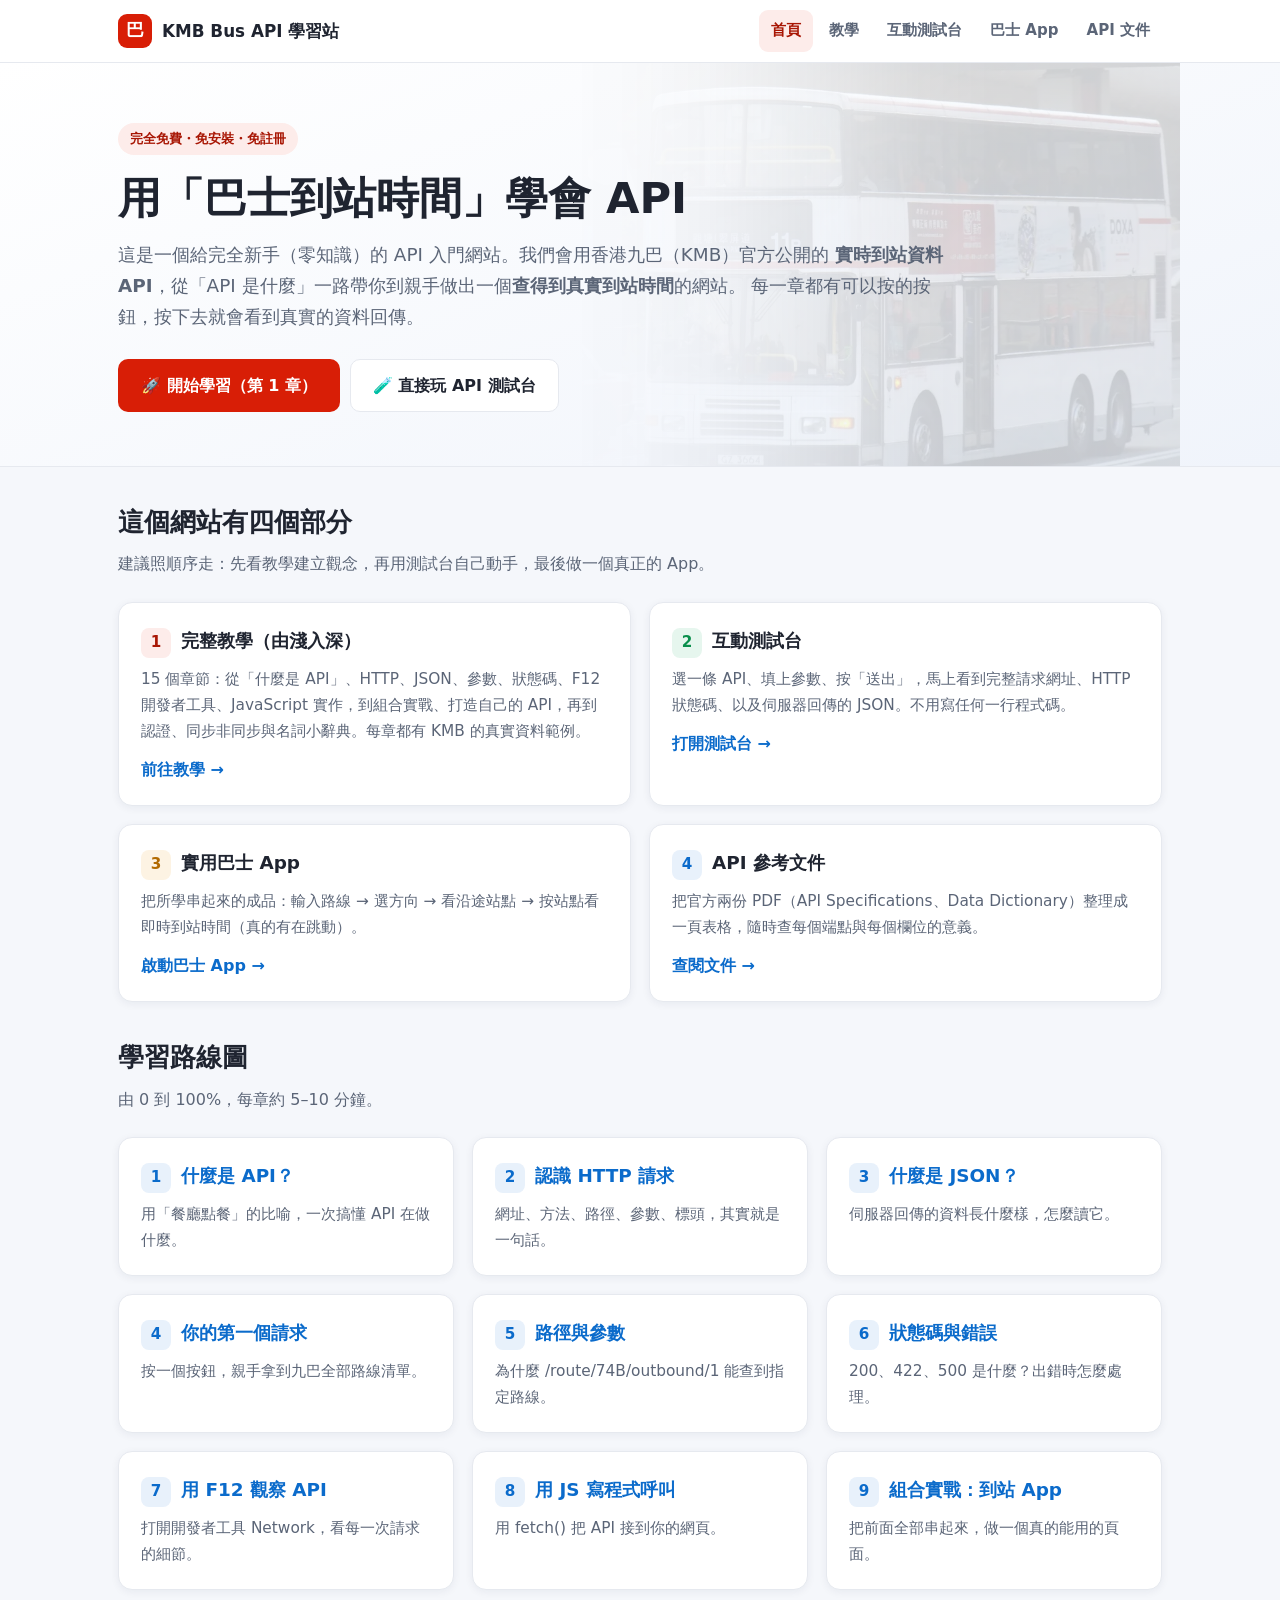
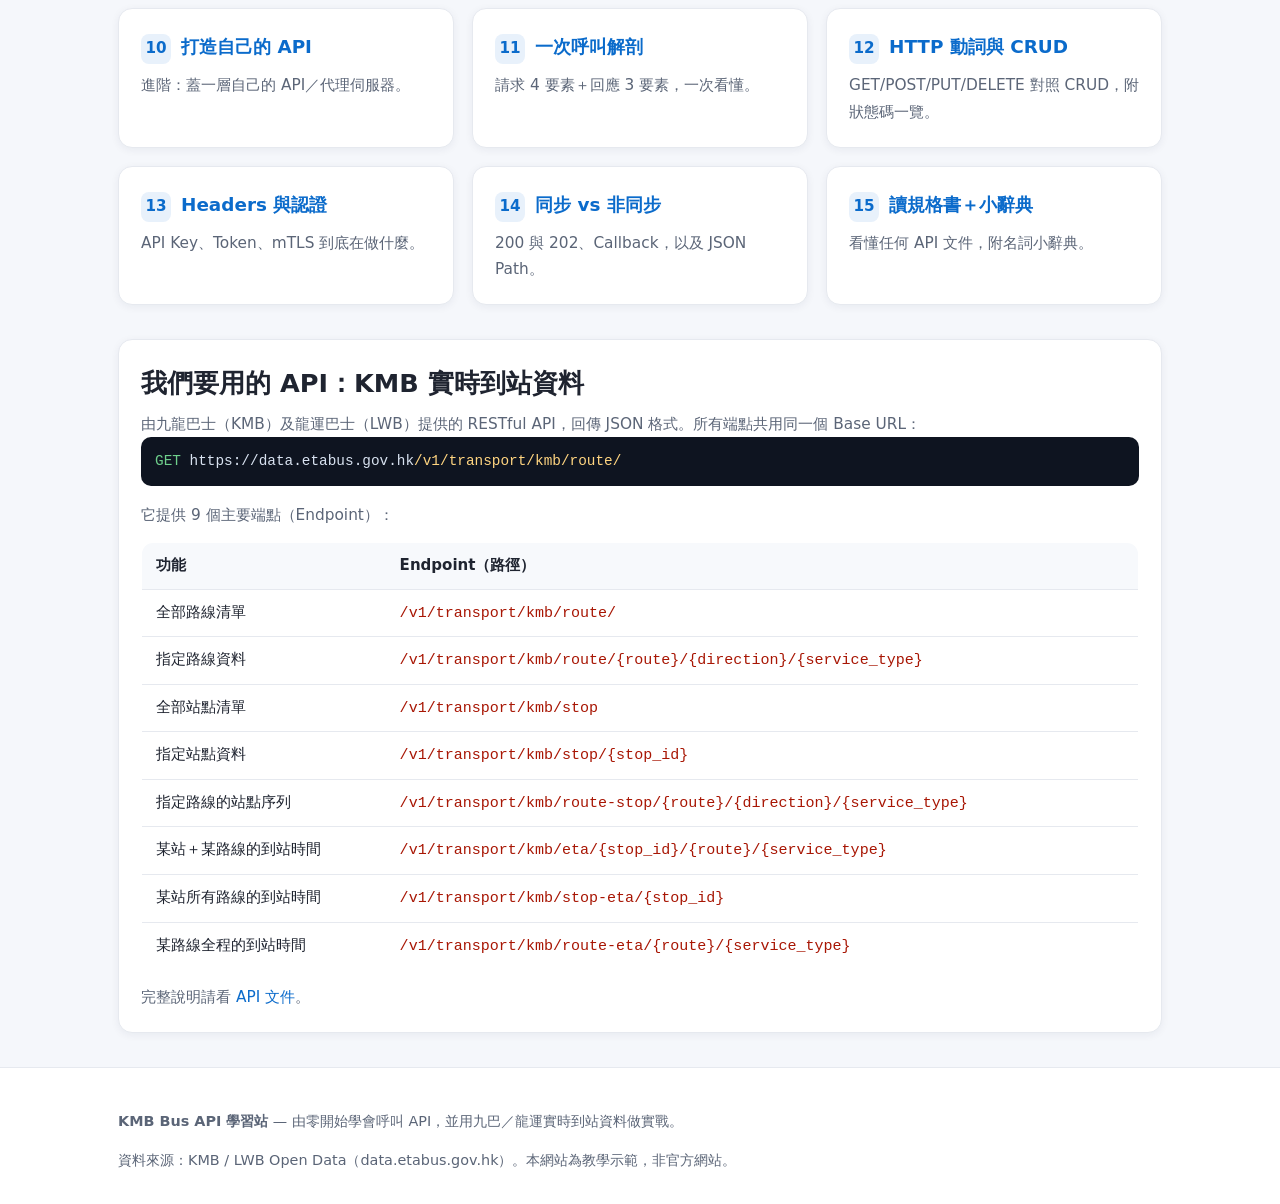
<file: index.html>
<!DOCTYPE html>
<html lang="zh-Hant">
<head>
<meta charset="UTF-8">
<meta name="viewport" content="width=device-width, initial-scale=1.0">
<title>KMB Bus API 學習站 — 由零開始學會 API</title>
<meta name="description" content="從零開始學會呼叫 API，並用九巴／龍運實時到站資料做實戰。">
<!-- PWA（加到主畫面 / 可離線）-->
<link rel="manifest" href="manifest.webmanifest">
<meta name="theme-color" content="#d81e06">
<meta name="mobile-web-app-capable" content="yes">
<meta name="apple-mobile-web-app-capable" content="yes">
<meta name="apple-mobile-web-app-status-bar-style" content="default">
<meta name="apple-mobile-web-app-title" content="KMB Bus">
<link rel="apple-touch-icon" href="icons/apple-touch-icon.png">
<link rel="icon" type="image/png" href="icons/favicon.png">
<link rel="stylesheet" href="css/style.css">
</head>
<body data-page="index.html">

<!-- Hero -->
<section class="hero">
  <div class="hero-inner">
    <span class="badge">完全免費・免安裝・免註冊</span>
    <h1>用「巴士到站時間」學會 API</h1>
    <p class="lead">
      這是一個給完全新手（零知識）的 API 入門網站。我們會用香港九巴（KMB）官方公開的
      <strong>實時到站資料 API</strong>，從「API 是什麼」一路帶你到親手做出一個<b>查得到真實到站時間</b>的網站。
      每一章都有可以按的按鈕，按下去就會看到真實的資料回傳。
    </p>
    <div class="flex">
      <a class="btn btn-primary" href="tutorial.html">🚀 開始學習（第 1 章）</a>
      <a class="btn btn-ghost" href="playground.html">🧪 直接玩 API 測試台</a>
    </div>
  </div>
</section>

<!-- 這個網站有什麼 -->
<section class="section wrap">
  <h2 class="section-title">這個網站有四個部分</h2>
  <p class="section-sub">建議照順序走：先看教學建立觀念，再用測試台自己動手，最後做一個真正的 App。</p>
  <div class="grid cols-2">
    <div class="card tint-red">
      <h3><span class="num">1</span>完整教學（由淺入深）</h3>
      <p>15 個章節：從「什麼是 API」、HTTP、JSON、參數、狀態碼、F12 開發者工具、JavaScript 實作，到組合實戰、打造自己的 API，再到認證、同步非同步與名詞小辭典。每章都有 KMB 的真實資料範例。</p>
      <a class="card-link" href="tutorial.html">前往教學 →</a>
    </div>
    <div class="card tint-green">
      <h3><span class="num">2</span>互動測試台</h3>
      <p>選一條 API、填上參數、按「送出」，馬上看到完整請求網址、HTTP 狀態碼、以及伺服器回傳的 JSON。不用寫任何一行程式碼。</p>
      <a class="card-link" href="playground.html">打開測試台 →</a>
    </div>
    <div class="card tint-amber">
      <h3><span class="num">3</span>實用巴士 App</h3>
      <p>把所學串起來的成品：輸入路線 → 選方向 → 看沿途站點 → 按站點看即時到站時間（真的有在跳動）。</p>
      <a class="card-link" href="bus-app.html">啟動巴士 App →</a>
    </div>
    <div class="card">
      <h3><span class="num">4</span>API 參考文件</h3>
      <p>把官方兩份 PDF（API Specifications、Data Dictionary）整理成一頁表格，隨時查每個端點與每個欄位的意義。</p>
      <a class="card-link" href="api-reference.html">查閱文件 →</a>
    </div>
  </div>
</section>

<!-- 學習路線圖 -->
<section class="section wrap" style="padding-top:0">
  <h2 class="section-title">學習路線圖</h2>
  <p class="section-sub">由 0 到 100%，每章約 5–10 分鐘。</p>
  <div class="grid cols-3">
    <a class="card" href="tutorial.html#ch1"><h3><span class="num">1</span>什麼是 API？</h3><p>用「餐廳點餐」的比喻，一次搞懂 API 在做什麼。</p></a>
    <a class="card" href="tutorial.html#ch2"><h3><span class="num">2</span>認識 HTTP 請求</h3><p>網址、方法、路徑、參數、標頭，其實就是一句話。</p></a>
    <a class="card" href="tutorial.html#ch3"><h3><span class="num">3</span>什麼是 JSON？</h3><p>伺服器回傳的資料長什麼樣，怎麼讀它。</p></a>
    <a class="card" href="tutorial.html#ch4"><h3><span class="num">4</span>你的第一個請求</h3><p>按一個按鈕，親手拿到九巴全部路線清單。</p></a>
    <a class="card" href="tutorial.html#ch5"><h3><span class="num">5</span>路徑與參數</h3><p>為什麼 /route/74B/outbound/1 能查到指定路線。</p></a>
    <a class="card" href="tutorial.html#ch6"><h3><span class="num">6</span>狀態碼與錯誤</h3><p>200、422、500 是什麼？出錯時怎麼處理。</p></a>
    <a class="card" href="tutorial.html#ch7"><h3><span class="num">7</span>用 F12 觀察 API</h3><p>打開開發者工具 Network，看每一次請求的細節。</p></a>
    <a class="card" href="tutorial.html#ch8"><h3><span class="num">8</span>用 JS 寫程式呼叫</h3><p>用 fetch() 把 API 接到你的網頁。</p></a>
    <a class="card" href="tutorial.html#ch9"><h3><span class="num">9</span>組合實戰：到站 App</h3><p>把前面全部串起來，做一個真的能用的頁面。</p></a>
    <a class="card" href="tutorial.html#ch10"><h3><span class="num">10</span>打造自己的 API</h3><p>進階：蓋一層自己的 API／代理伺服器。</p></a>
    <a class="card" href="tutorial.html#ch11"><h3><span class="num">11</span>一次呼叫解剖</h3><p>請求 4 要素＋回應 3 要素，一次看懂。</p></a>
    <a class="card" href="tutorial.html#ch12"><h3><span class="num">12</span>HTTP 動詞與 CRUD</h3><p>GET/POST/PUT/DELETE 對照 CRUD，附狀態碼一覽。</p></a>
    <a class="card" href="tutorial.html#ch13"><h3><span class="num">13</span>Headers 與認證</h3><p>API Key、Token、mTLS 到底在做什麼。</p></a>
    <a class="card" href="tutorial.html#ch14"><h3><span class="num">14</span>同步 vs 非同步</h3><p>200 與 202、Callback，以及 JSON Path。</p></a>
    <a class="card" href="tutorial.html#ch15"><h3><span class="num">15</span>讀規格書＋小辭典</h3><p>看懂任何 API 文件，附名詞小辭典。</p></a>
  </div>
</section>

<!-- 這個 API 是什麼 -->
<section class="section wrap" style="padding-top:0">
  <div class="card">
    <h2 class="section-title">我們要用的 API：KMB 實時到站資料</h2>
    <p class="section-sub">
      由九龍巴士（KMB）及龍運巴士（LWB）提供的 RESTful API，回傳 JSON 格式。所有端點共用同一個 Base URL：
    </p>
    <div class="urlline"><span class="m">GET</span> https://data.etabus.gov.hk<span class="p">/v1/transport/kmb/route/</span></div>
    <p style="margin-top:16px">它提供 9 個主要端點（Endpoint）：</p>
    <table class="data">
      <tr><th>功能</th><th>Endpoint（路徑）</th></tr>
      <tr><td>全部路線清單</td><td><code>/v1/transport/kmb/route/</code></td></tr>
      <tr><td>指定路線資料</td><td><code>/v1/transport/kmb/route/{route}/{direction}/{service_type}</code></td></tr>
      <tr><td>全部站點清單</td><td><code>/v1/transport/kmb/stop</code></td></tr>
      <tr><td>指定站點資料</td><td><code>/v1/transport/kmb/stop/{stop_id}</code></td></tr>
      <tr><td>指定路線的站點序列</td><td><code>/v1/transport/kmb/route-stop/{route}/{direction}/{service_type}</code></td></tr>
      <tr><td>某站＋某路線的到站時間</td><td><code>/v1/transport/kmb/eta/{stop_id}/{route}/{service_type}</code></td></tr>
      <tr><td>某站所有路線的到站時間</td><td><code>/v1/transport/kmb/stop-eta/{stop_id}</code></td></tr>
      <tr><td>某路線全程的到站時間</td><td><code>/v1/transport/kmb/route-eta/{route}/{service_type}</code></td></tr>
    </table>
    <p class="muted">完整說明請看 <a href="api-reference.html">API 文件</a>。</p>
  </div>
</section>

<script src="js/common.js"></script>
</body>
</html>
</file>
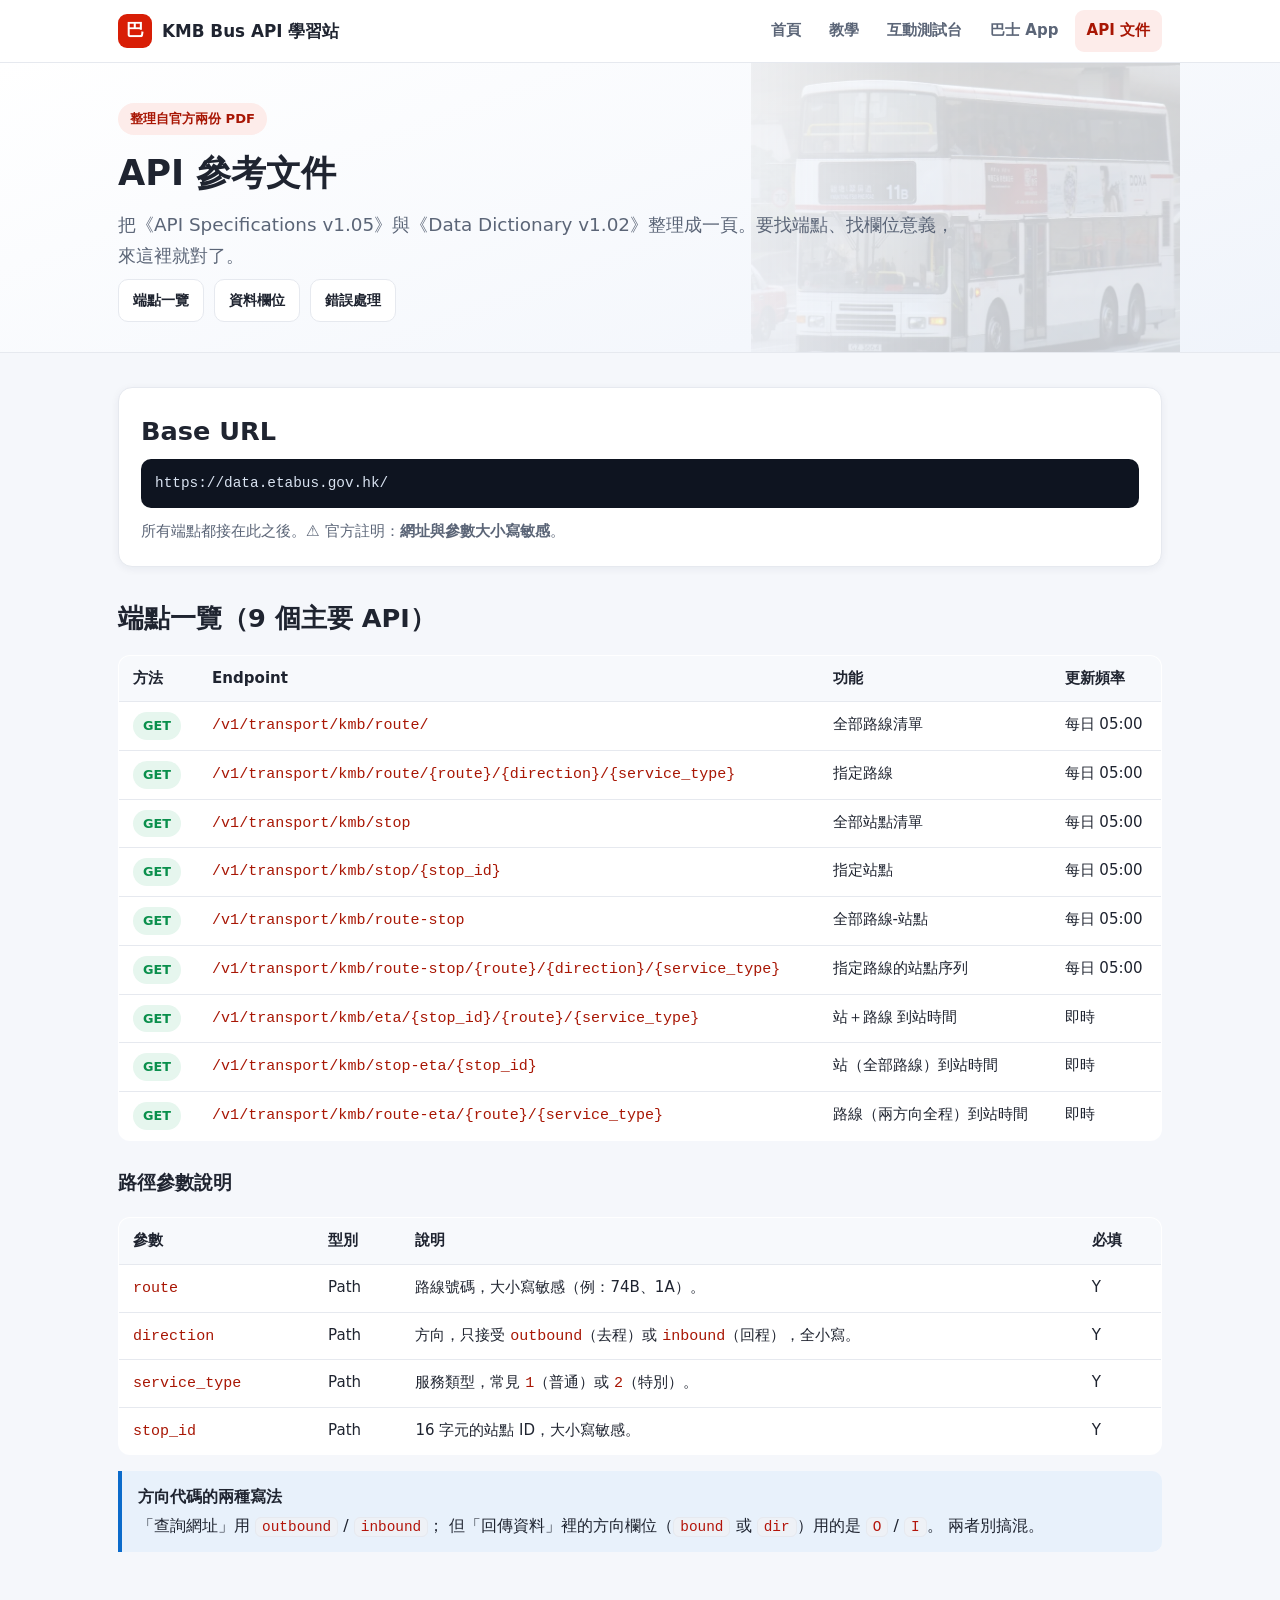
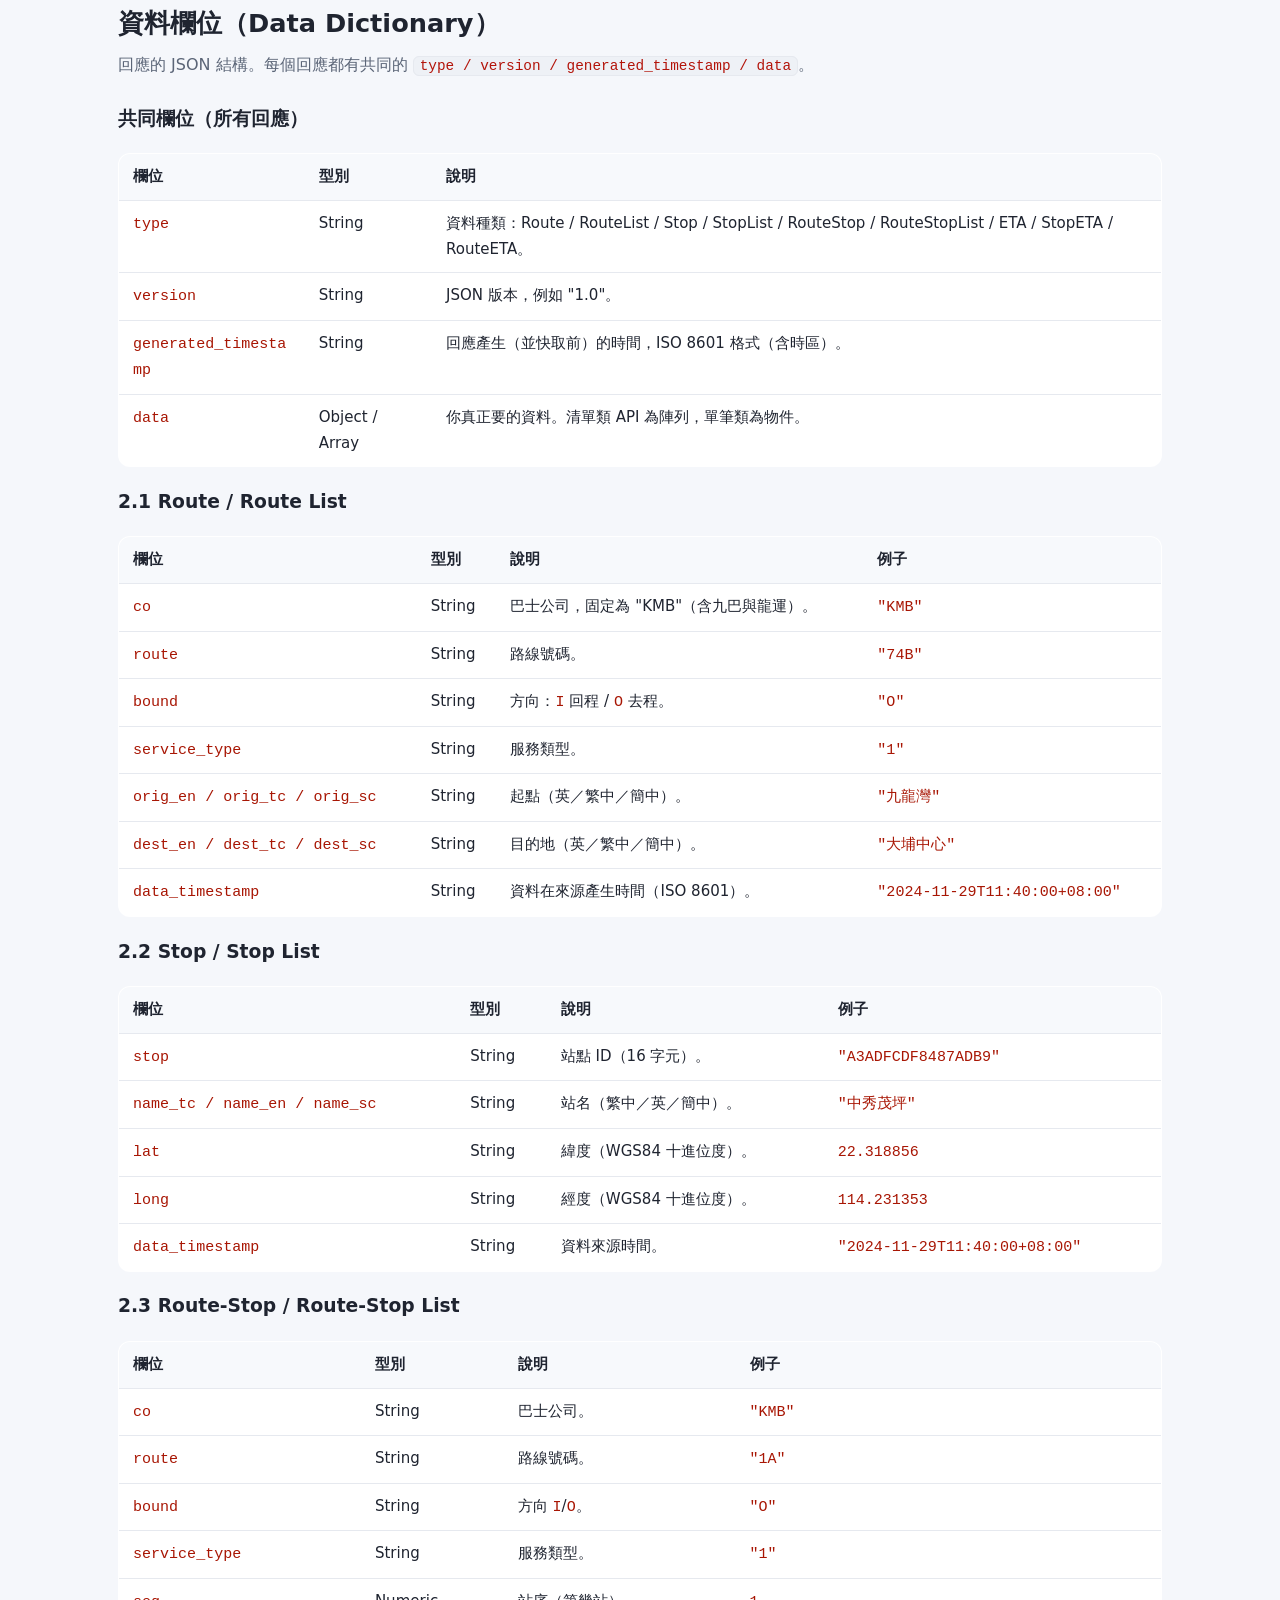
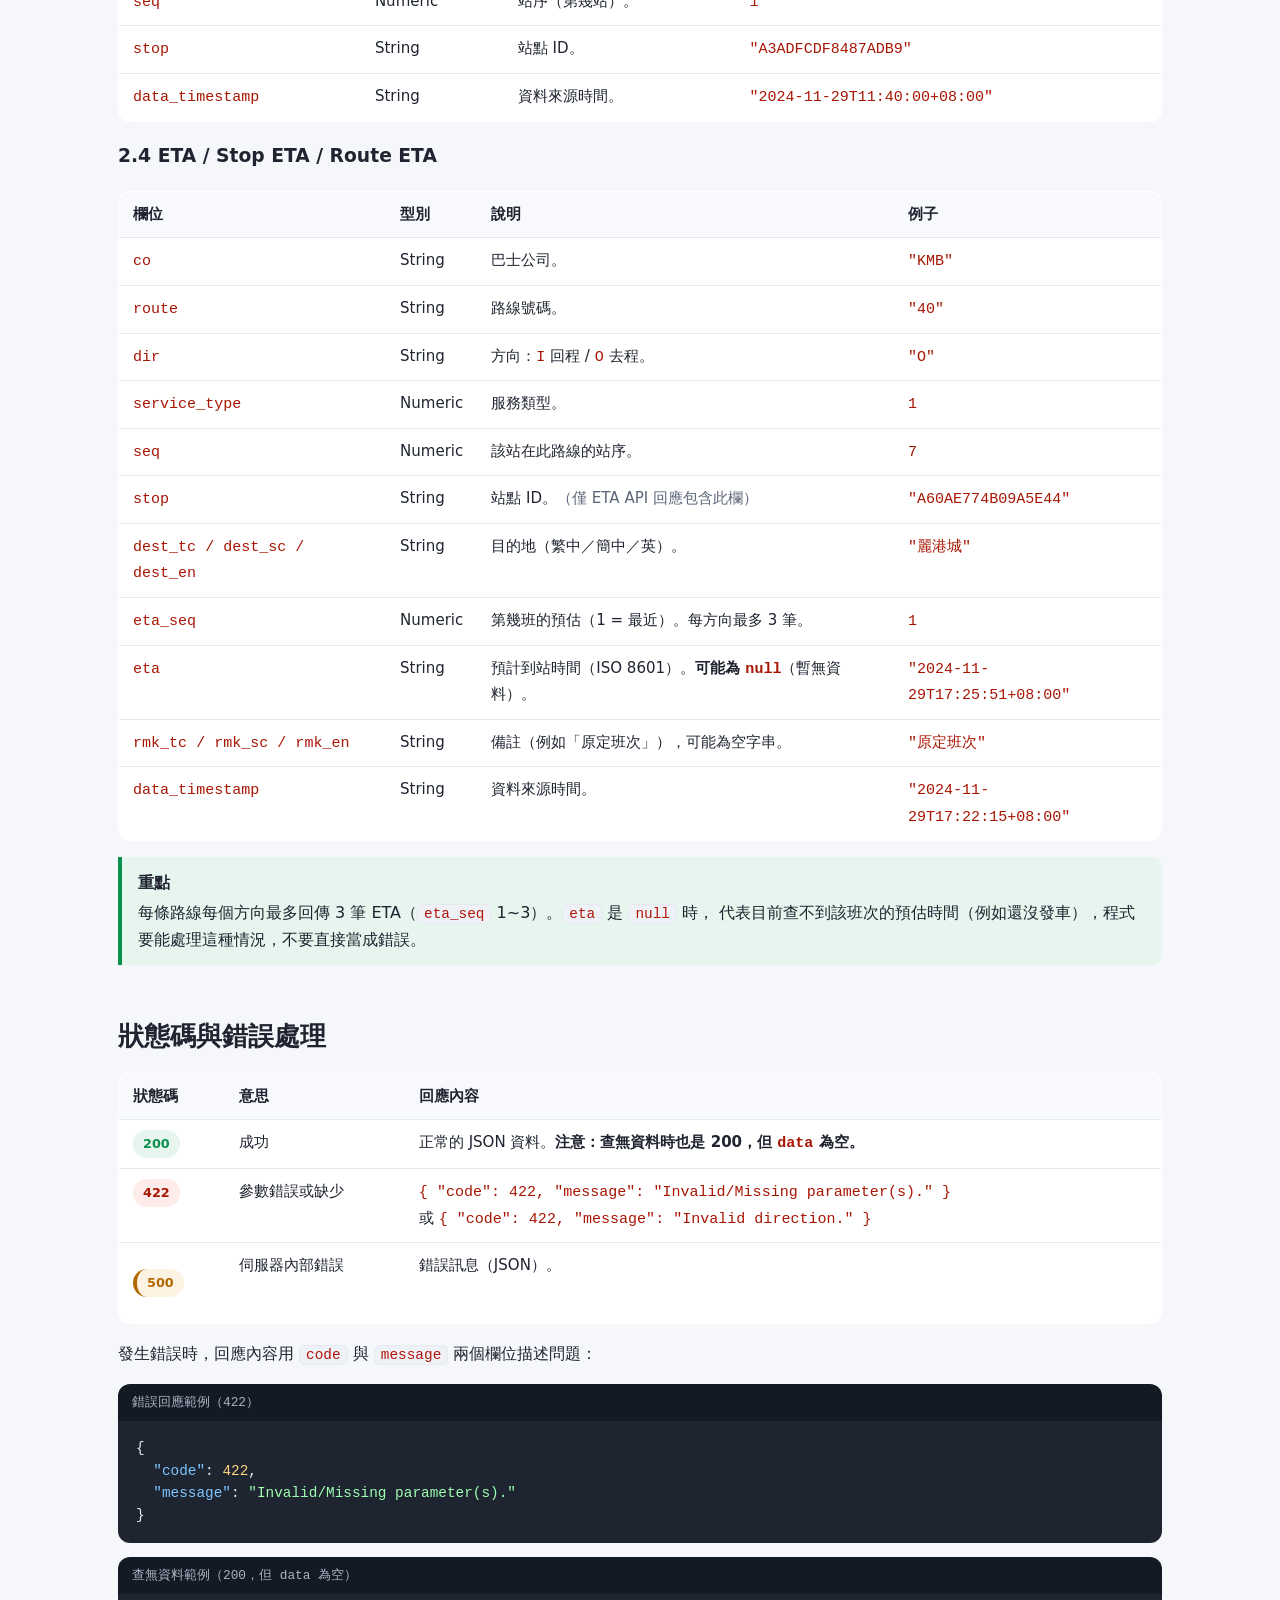
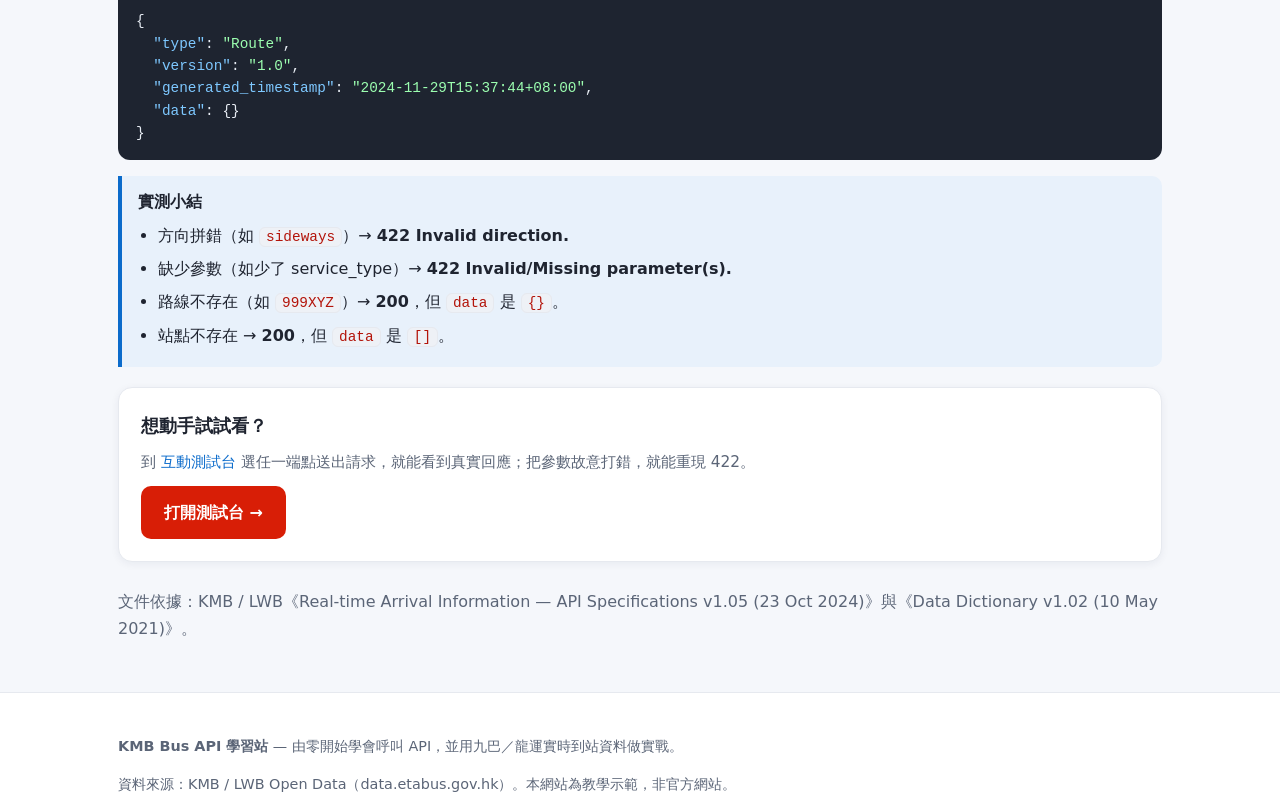
<file: api-reference.html>
<!DOCTYPE html>
<html lang="zh-Hant">
<head>
<meta charset="UTF-8">
<meta name="viewport" content="width=device-width, initial-scale=1.0">
<title>API 參考文件 — KMB Bus API 學習站</title>
<!-- PWA（加到主畫面 / 可離線）-->
<link rel="manifest" href="manifest.webmanifest">
<meta name="theme-color" content="#d81e06">
<meta name="mobile-web-app-capable" content="yes">
<meta name="apple-mobile-web-app-capable" content="yes">
<meta name="apple-mobile-web-app-status-bar-style" content="default">
<meta name="apple-mobile-web-app-title" content="KMB Bus">
<link rel="apple-touch-icon" href="icons/apple-touch-icon.png">
<link rel="icon" type="image/png" href="icons/favicon.png">
<link rel="stylesheet" href="css/style.css">
</head>
<body data-page="api-reference.html">

<section class="hero" style="padding:0">
  <div class="hero-inner" style="padding:40px 18px 30px">
    <span class="badge">整理自官方兩份 PDF</span>
    <h1 style="font-size:clamp(1.6rem,3.4vw,2.2rem)">API 參考文件</h1>
    <p class="lead" style="margin-bottom:0">
      把《API Specifications v1.05》與《Data Dictionary v1.02》整理成一頁。要找端點、找欄位意義，來這裡就對了。
    </p>
    <div class="flex" style="margin-top:8px">
      <a class="btn btn-ghost btn-sm" href="#s-endpoints">端點一覽</a>
      <a class="btn btn-ghost btn-sm" href="#s-fields">資料欄位</a>
      <a class="btn btn-ghost btn-sm" href="#s-error">錯誤處理</a>
    </div>
  </div>
</section>

<section class="section wrap">

  <!-- Base URL -->
  <div class="card">
    <h2 class="section-title">Base URL</h2>
    <div class="urlline">https://data.etabus.gov.hk/</div>
    <p class="muted" style="margin-top:10px">所有端點都接在此之後。⚠️ 官方註明：<b>網址與參數大小寫敏感</b>。</p>
  </div>

  <!-- 端點一覽 -->
  <h2 class="section-title" id="s-endpoints" style="margin-top:30px; scroll-margin-top:80px">端點一覽（9 個主要 API）</h2>
  <table class="data">
    <tr><th>方法</th><th>Endpoint</th><th>功能</th><th>更新頻率</th></tr>
    <tr><td><span class="pill get">GET</span></td><td><code>/v1/transport/kmb/route/</code></td><td>全部路線清單</td><td>每日 05:00</td></tr>
    <tr><td><span class="pill get">GET</span></td><td><code>/v1/transport/kmb/route/{route}/{direction}/{service_type}</code></td><td>指定路線</td><td>每日 05:00</td></tr>
    <tr><td><span class="pill get">GET</span></td><td><code>/v1/transport/kmb/stop</code></td><td>全部站點清單</td><td>每日 05:00</td></tr>
    <tr><td><span class="pill get">GET</span></td><td><code>/v1/transport/kmb/stop/{stop_id}</code></td><td>指定站點</td><td>每日 05:00</td></tr>
    <tr><td><span class="pill get">GET</span></td><td><code>/v1/transport/kmb/route-stop</code></td><td>全部路線-站點</td><td>每日 05:00</td></tr>
    <tr><td><span class="pill get">GET</span></td><td><code>/v1/transport/kmb/route-stop/{route}/{direction}/{service_type}</code></td><td>指定路線的站點序列</td><td>每日 05:00</td></tr>
    <tr><td><span class="pill get">GET</span></td><td><code>/v1/transport/kmb/eta/{stop_id}/{route}/{service_type}</code></td><td>站＋路線 到站時間</td><td>即時</td></tr>
    <tr><td><span class="pill get">GET</span></td><td><code>/v1/transport/kmb/stop-eta/{stop_id}</code></td><td>站（全部路線）到站時間</td><td>即時</td></tr>
    <tr><td><span class="pill get">GET</span></td><td><code>/v1/transport/kmb/route-eta/{route}/{service_type}</code></td><td>路線（兩方向全程）到站時間</td><td>即時</td></tr>
  </table>

  <h3 style="margin-top:26px">路徑參數說明</h3>
  <table class="data">
    <tr><th>參數</th><th>型別</th><th>說明</th><th>必填</th></tr>
    <tr><td><code>route</code></td><td>Path</td><td>路線號碼，大小寫敏感（例：74B、1A）。</td><td>Y</td></tr>
    <tr><td><code>direction</code></td><td>Path</td><td>方向，只接受 <code>outbound</code>（去程）或 <code>inbound</code>（回程），全小寫。</td><td>Y</td></tr>
    <tr><td><code>service_type</code></td><td>Path</td><td>服務類型，常見 <code>1</code>（普通）或 <code>2</code>（特別）。</td><td>Y</td></tr>
    <tr><td><code>stop_id</code></td><td>Path</td><td>16 字元的站點 ID，大小寫敏感。</td><td>Y</td></tr>
  </table>
  <div class="note">
    <strong>方向代碼的兩種寫法</strong>
    「查詢網址」用 <code class="inline">outbound</code> / <code class="inline">inbound</code>；
    但「回傳資料」裡的方向欄位（<code class="inline">bound</code> 或 <code class="inline">dir</code>）用的是 <code class="inline">O</code> / <code class="inline">I</code>。
    兩者別搞混。
  </div>
</section>

<section class="section wrap" style="padding-top:0">
  <h2 class="section-title" id="s-fields" style="scroll-margin-top:80px">資料欄位（Data Dictionary）</h2>
  <p class="section-sub">回應的 JSON 結構。每個回應都有共同的 <code class="inline">type / version / generated_timestamp / data</code>。</p>

  <h3>共同欄位（所有回應）</h3>
  <table class="data">
    <tr><th>欄位</th><th>型別</th><th>說明</th></tr>
    <tr><td><code>type</code></td><td>String</td><td>資料種類：Route / RouteList / Stop / StopList / RouteStop / RouteStopList / ETA / StopETA / RouteETA。</td></tr>
    <tr><td><code>version</code></td><td>String</td><td>JSON 版本，例如 "1.0"。</td></tr>
    <tr><td><code>generated_timestamp</code></td><td>String</td><td>回應產生（並快取前）的時間，ISO 8601 格式（含時區）。</td></tr>
    <tr><td><code>data</code></td><td>Object / Array</td><td>你真正要的資料。清單類 API 為陣列，單筆類為物件。</td></tr>
  </table>

  <h3>2.1 Route / Route List</h3>
  <table class="data">
    <tr><th>欄位</th><th>型別</th><th>說明</th><th>例子</th></tr>
    <tr><td><code>co</code></td><td>String</td><td>巴士公司，固定為 "KMB"（含九巴與龍運）。</td><td><code>"KMB"</code></td></tr>
    <tr><td><code>route</code></td><td>String</td><td>路線號碼。</td><td><code>"74B"</code></td></tr>
    <tr><td><code>bound</code></td><td>String</td><td>方向：<code>I</code> 回程 / <code>O</code> 去程。</td><td><code>"O"</code></td></tr>
    <tr><td><code>service_type</code></td><td>String</td><td>服務類型。</td><td><code>"1"</code></td></tr>
    <tr><td><code>orig_en / orig_tc / orig_sc</code></td><td>String</td><td>起點（英／繁中／簡中）。</td><td><code>"九龍灣"</code></td></tr>
    <tr><td><code>dest_en / dest_tc / dest_sc</code></td><td>String</td><td>目的地（英／繁中／簡中）。</td><td><code>"大埔中心"</code></td></tr>
    <tr><td><code>data_timestamp</code></td><td>String</td><td>資料在來源產生時間（ISO 8601）。</td><td><code>"2024-11-29T11:40:00+08:00"</code></td></tr>
  </table>

  <h3>2.2 Stop / Stop List</h3>
  <table class="data">
    <tr><th>欄位</th><th>型別</th><th>說明</th><th>例子</th></tr>
    <tr><td><code>stop</code></td><td>String</td><td>站點 ID（16 字元）。</td><td><code>"A3ADFCDF8487ADB9"</code></td></tr>
    <tr><td><code>name_tc / name_en / name_sc</code></td><td>String</td><td>站名（繁中／英／簡中）。</td><td><code>"中秀茂坪"</code></td></tr>
    <tr><td><code>lat</code></td><td>String</td><td>緯度（WGS84 十進位度）。</td><td><code>22.318856</code></td></tr>
    <tr><td><code>long</code></td><td>String</td><td>經度（WGS84 十進位度）。</td><td><code>114.231353</code></td></tr>
    <tr><td><code>data_timestamp</code></td><td>String</td><td>資料來源時間。</td><td><code>"2024-11-29T11:40:00+08:00"</code></td></tr>
  </table>

  <h3>2.3 Route-Stop / Route-Stop List</h3>
  <table class="data">
    <tr><th>欄位</th><th>型別</th><th>說明</th><th>例子</th></tr>
    <tr><td><code>co</code></td><td>String</td><td>巴士公司。</td><td><code>"KMB"</code></td></tr>
    <tr><td><code>route</code></td><td>String</td><td>路線號碼。</td><td><code>"1A"</code></td></tr>
    <tr><td><code>bound</code></td><td>String</td><td>方向 <code>I</code>/<code>O</code>。</td><td><code>"O"</code></td></tr>
    <tr><td><code>service_type</code></td><td>String</td><td>服務類型。</td><td><code>"1"</code></td></tr>
    <tr><td><code>seq</code></td><td>Numeric</td><td>站序（第幾站）。</td><td><code>1</code></td></tr>
    <tr><td><code>stop</code></td><td>String</td><td>站點 ID。</td><td><code>"A3ADFCDF8487ADB9"</code></td></tr>
    <tr><td><code>data_timestamp</code></td><td>String</td><td>資料來源時間。</td><td><code>"2024-11-29T11:40:00+08:00"</code></td></tr>
  </table>

  <h3>2.4 ETA / Stop ETA / Route ETA</h3>
  <table class="data">
    <tr><th>欄位</th><th>型別</th><th>說明</th><th>例子</th></tr>
    <tr><td><code>co</code></td><td>String</td><td>巴士公司。</td><td><code>"KMB"</code></td></tr>
    <tr><td><code>route</code></td><td>String</td><td>路線號碼。</td><td><code>"40"</code></td></tr>
    <tr><td><code>dir</code></td><td>String</td><td>方向：<code>I</code> 回程 / <code>O</code> 去程。</td><td><code>"O"</code></td></tr>
    <tr><td><code>service_type</code></td><td>Numeric</td><td>服務類型。</td><td><code>1</code></td></tr>
    <tr><td><code>seq</code></td><td>Numeric</td><td>該站在此路線的站序。</td><td><code>7</code></td></tr>
    <tr><td><code>stop</code></td><td>String</td><td>站點 ID。<span class="muted">（僅 ETA API 回應包含此欄）</span></td><td><code>"A60AE774B09A5E44"</code></td></tr>
    <tr><td><code>dest_tc / dest_sc / dest_en</code></td><td>String</td><td>目的地（繁中／簡中／英）。</td><td><code>"麗港城"</code></td></tr>
    <tr><td><code>eta_seq</code></td><td>Numeric</td><td>第幾班的預估（1 = 最近）。每方向最多 3 筆。</td><td><code>1</code></td></tr>
    <tr><td><code>eta</code></td><td>String</td><td>預計到站時間（ISO 8601）。<b>可能為 <code>null</code></b>（暫無資料）。</td><td><code>"2024-11-29T17:25:51+08:00"</code></td></tr>
    <tr><td><code>rmk_tc / rmk_sc / rmk_en</code></td><td>String</td><td>備註（例如「原定班次」），可能為空字串。</td><td><code>"原定班次"</code></td></tr>
    <tr><td><code>data_timestamp</code></td><td>String</td><td>資料來源時間。</td><td><code>"2024-11-29T17:22:15+08:00"</code></td></tr>
  </table>
  <div class="tip">
    <strong>重點</strong>
    每條路線每個方向最多回傳 3 筆 ETA（<code class="inline">eta_seq</code> 1~3）。<code class="inline">eta</code> 是 <code class="inline">null</code> 時，
    代表目前查不到該班次的預估時間（例如還沒發車），程式要能處理這種情況，不要直接當成錯誤。
  </div>
</section>

<section class="section wrap" style="padding-top:0">
  <h2 class="section-title" id="s-error" style="scroll-margin-top:80px">狀態碼與錯誤處理</h2>
  <table class="data">
    <tr><th>狀態碼</th><th>意思</th><th>回應內容</th></tr>
    <tr><td><span class="pill ok">200</span></td><td>成功</td><td>正常的 JSON 資料。<b>注意：查無資料時也是 200，但 <code>data</code> 為空。</b></td></tr>
    <tr><td><span class="pill err">422</span></td><td>參數錯誤或缺少</td><td><code>{ "code": 422, "message": "Invalid/Missing parameter(s)." }</code><br>或 <code>{ "code": 422, "message": "Invalid direction." }</code></td></tr>
    <tr><td><span class="pill warn">500</span></td><td>伺服器內部錯誤</td><td>錯誤訊息（JSON）。</td></tr>
  </table>
  <p>發生錯誤時，回應內容用 <code class="inline">code</code> 與 <code class="inline">message</code> 兩個欄位描述問題：</p>
  <div class="code-head"><span>錯誤回應範例（422）</span></div>
  <pre class="code">{
  <span class="key">"code"</span>: <span class="num">422</span>,
  <span class="key">"message"</span>: <span class="str">"Invalid/Missing parameter(s)."</span>
}</pre>
  <div class="code-head"><span>查無資料範例（200，但 data 為空）</span></div>
  <pre class="code">{
  <span class="key">"type"</span>: <span class="str">"Route"</span>,
  <span class="key">"version"</span>: <span class="str">"1.0"</span>,
  <span class="key">"generated_timestamp"</span>: <span class="str">"2024-11-29T15:37:44+08:00"</span>,
  <span class="key">"data"</span>: {}
}</pre>
  <div class="note">
    <strong>實測小結</strong>
    <ul class="clean" style="margin:6px 0 0">
      <li>方向拼錯（如 <code class="inline">sideways</code>）→ <b>422 Invalid direction.</b></li>
      <li>缺少參數（如少了 service_type）→ <b>422 Invalid/Missing parameter(s).</b></li>
      <li>路線不存在（如 <code class="inline">999XYZ</code>）→ <b>200</b>，但 <code class="inline">data</code> 是 <code class="inline">{}</code>。</li>
      <li>站點不存在 → <b>200</b>，但 <code class="inline">data</code> 是 <code class="inline">[]</code>。</li>
    </ul>
  </div>

  <div class="card tint-green" style="margin-top:20px">
    <h3>想動手試試看？</h3>
    <p>到 <a href="playground.html">互動測試台</a> 選任一端點送出請求，就能看到真實回應；把參數故意打錯，就能重現 422。</p>
    <a class="btn btn-primary" href="playground.html" style="margin-top:10px">打開測試台 →</a>
  </div>

  <p class="muted" style="margin-top:26px">
    文件依據：KMB / LWB《Real-time Arrival Information — API Specifications v1.05 (23 Oct 2024)》與《Data Dictionary v1.02 (10 May 2021)》。
  </p>
</section>

<script src="js/common.js"></script>
</body>
</html>
</file>
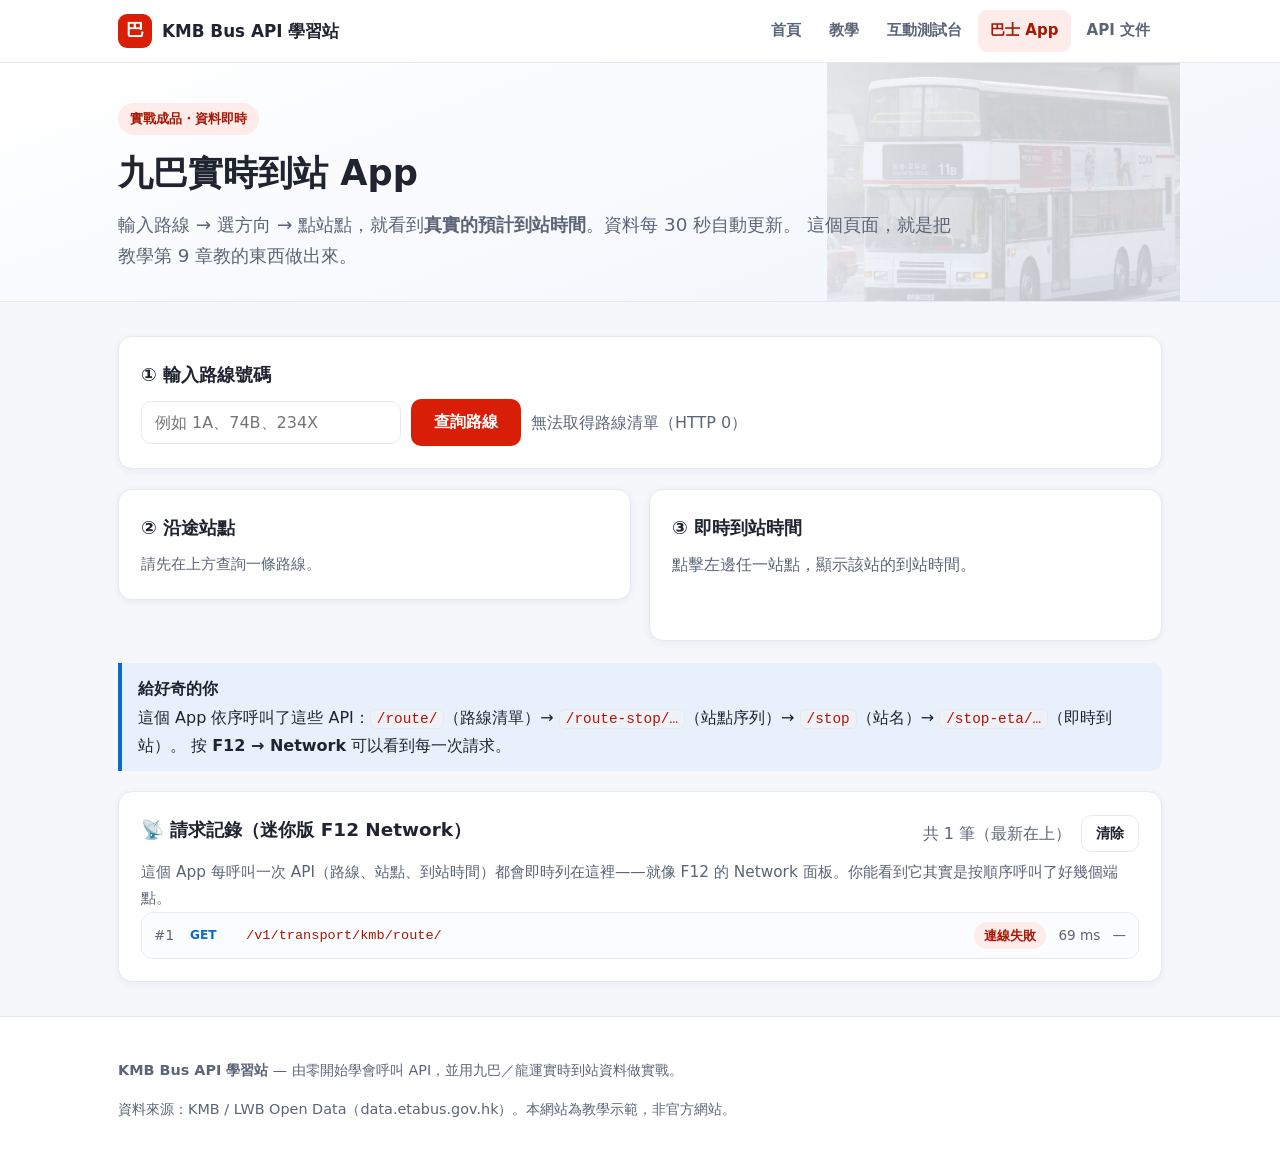
<file: bus-app.html>
<!DOCTYPE html>
<html lang="zh-Hant">
<head>
<meta charset="UTF-8">
<meta name="viewport" content="width=device-width, initial-scale=1.0">
<title>九巴實時到站 App — KMB Bus API 學習站</title>
<!-- PWA（加到主畫面 / 可離線）-->
<link rel="manifest" href="manifest.webmanifest">
<meta name="theme-color" content="#d81e06">
<meta name="mobile-web-app-capable" content="yes">
<meta name="apple-mobile-web-app-capable" content="yes">
<meta name="apple-mobile-web-app-status-bar-style" content="default">
<meta name="apple-mobile-web-app-title" content="KMB Bus">
<link rel="apple-touch-icon" href="icons/apple-touch-icon.png">
<link rel="icon" type="image/png" href="icons/favicon.png">
<link rel="stylesheet" href="css/style.css">
</head>
<body data-page="bus-app.html">

<section class="hero" style="padding:0">
  <div class="hero-inner" style="padding:40px 18px 30px">
    <span class="badge">實戰成品・資料即時</span>
    <h1 style="font-size:clamp(1.6rem,3.4vw,2.2rem)">九巴實時到站 App</h1>
    <p class="lead" style="margin-bottom:0">
      輸入路線 → 選方向 → 點站點，就看到<b>真實的預計到站時間</b>。資料每 30 秒自動更新。
      這個頁面，就是把教學第 9 章教的東西做出來。
    </p>
  </div>
</section>

<section class="section wrap">

  <!-- 步驟 1：選路線 -->
  <div class="card">
    <h3 class="mt0">① 輸入路線號碼</h3>
    <div class="flex">
      <input type="search" id="route-input" list="route-datalist" placeholder="例如 1A、74B、234X" style="max-width:260px">
      <datalist id="route-datalist"></datalist>
      <button class="btn btn-primary" id="btn-route">查詢路線</button>
      <span class="muted" id="route-hint"></span>
    </div>
    <div id="variant-box" class="hidden" style="margin-top:14px">
      <label class="field" style="margin:0">
        <span style="font-weight:700; font-size:.93rem">選擇方向／服務類型</span>
        <select id="variant-select" style="margin-top:5px"></select>
      </label>
    </div>
  </div>

  <!-- 步驟 2：站點 + 到站時間 -->
  <div class="grid cols-2" style="margin-top:20px; align-items:start">
    <div class="card">
      <h3 class="mt0">② 沿途站點 <span class="muted" id="stop-count" style="font-weight:400; font-size:.85rem"></span></h3>
      <div id="stops-box"><p class="muted">請先在上方查詢一條路線。</p></div>
    </div>

    <div class="card">
      <div class="spread">
        <h3 class="mt0">③ 即時到站時間</h3>
        <button class="btn btn-ghost btn-sm hidden" id="btn-refresh">↻ 手動更新</button>
      </div>
      <div id="eta-title" class="muted" style="margin-bottom:10px">點擊左邊任一站點，顯示該站的到站時間。</div>
      <div class="status-line" id="eta-status"></div>
      <div id="eta-box"></div>
    </div>
  </div>

  <div class="note" style="margin-top:22px">
    <strong>給好奇的你</strong>
    這個 App 依序呼叫了這些 API：<code class="inline">/route/</code>（路線清單）→
    <code class="inline">/route-stop/…</code>（站點序列）→ <code class="inline">/stop</code>（站名）→
    <code class="inline">/stop-eta/…</code>（即時到站）。
    按 <b>F12 → Network</b> 可以看到每一次請求。
  </div>

  <!-- 請求記錄（迷你版 F12 Network） -->
  <div class="card" style="margin-top:20px">
    <div class="spread">
      <h3 class="mt0">📡 請求記錄（迷你版 F12 Network）</h3>
      <div class="flex">
        <span class="muted" id="req-log-count"></span>
        <button class="btn btn-ghost btn-sm" id="req-log-clear">清除</button>
      </div>
    </div>
    <p class="muted">這個 App 每呼叫一次 API（路線、站點、到站時間）都會即時列在這裡——就像 F12 的 Network 面板。你能看到它其實是按順序呼叫了好幾個端點。</p>
    <div class="req-log" id="req-log-body"></div>
  </div>
</section>

<script src="js/common.js"></script>
<script src="js/bus-app.js"></script>
</body>
</html>
</file>
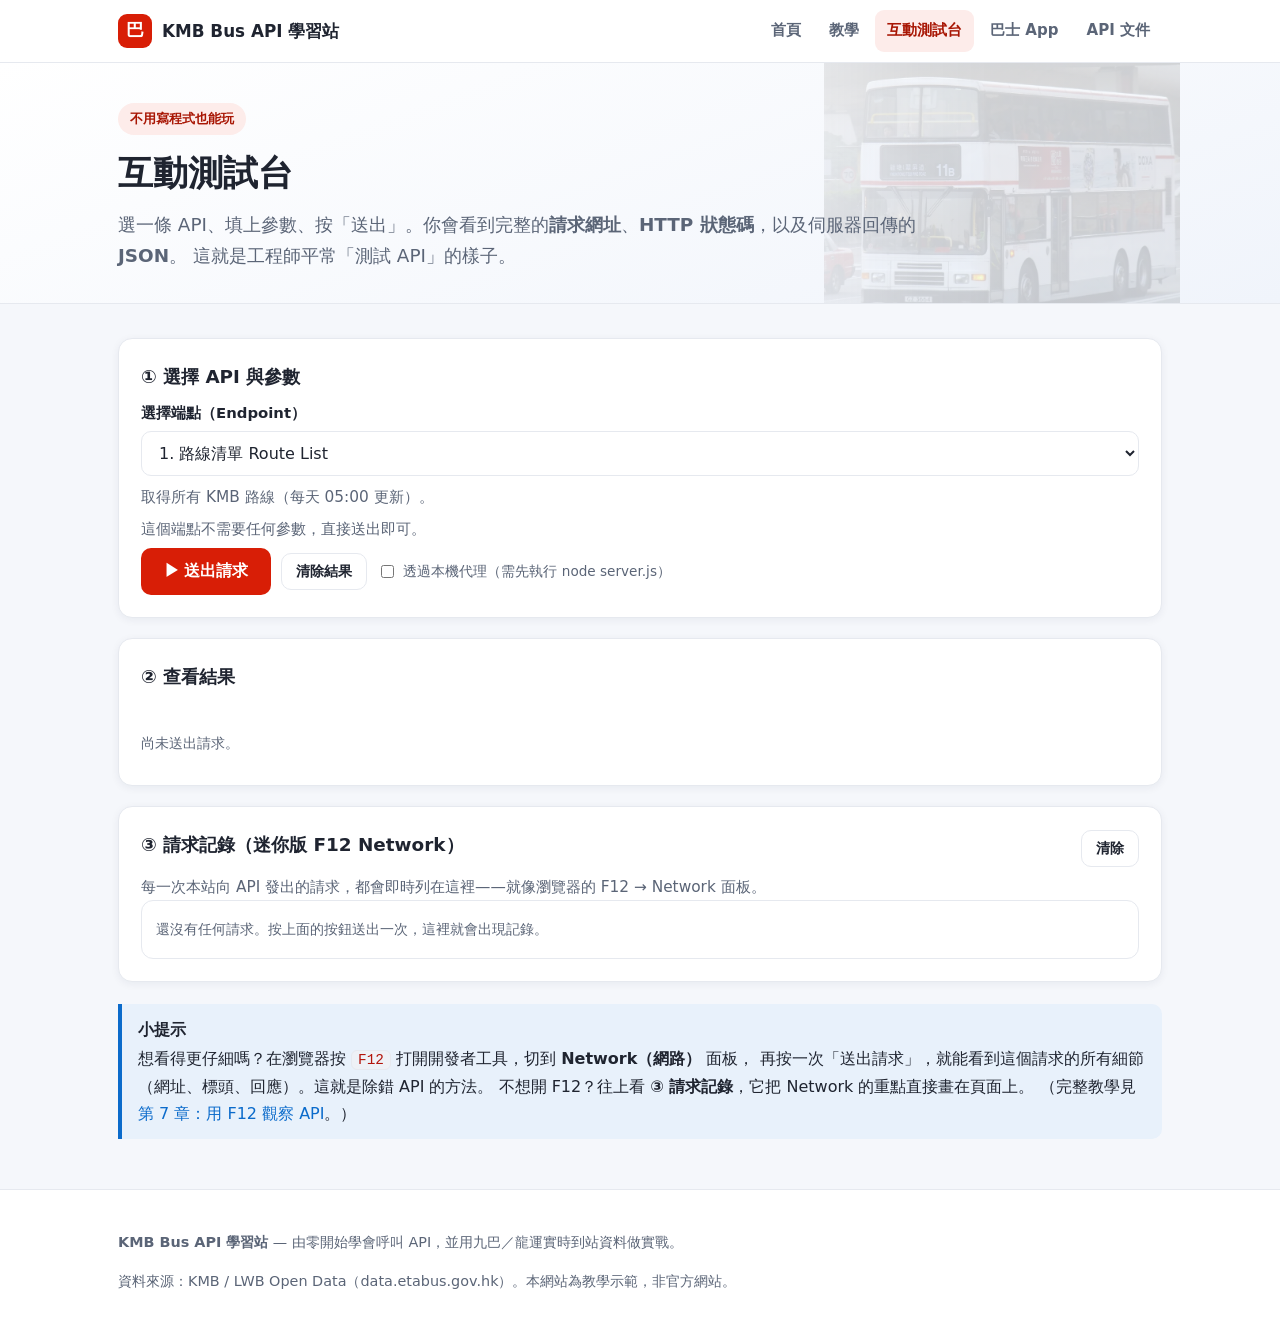
<file: playground.html>
<!DOCTYPE html>
<html lang="zh-Hant">
<head>
<meta charset="UTF-8">
<meta name="viewport" content="width=device-width, initial-scale=1.0">
<title>互動測試台 — KMB Bus API 學習站</title>
<!-- PWA（加到主畫面 / 可離線）-->
<link rel="manifest" href="manifest.webmanifest">
<meta name="theme-color" content="#d81e06">
<meta name="mobile-web-app-capable" content="yes">
<meta name="apple-mobile-web-app-capable" content="yes">
<meta name="apple-mobile-web-app-status-bar-style" content="default">
<meta name="apple-mobile-web-app-title" content="KMB Bus">
<link rel="apple-touch-icon" href="icons/apple-touch-icon.png">
<link rel="icon" type="image/png" href="icons/favicon.png">
<link rel="stylesheet" href="css/style.css">
</head>
<body data-page="playground.html">

<section class="hero" style="padding:0">
  <div class="hero-inner" style="padding:40px 18px 32px">
    <span class="badge">不用寫程式也能玩</span>
    <h1 style="font-size:clamp(1.6rem,3.4vw,2.2rem)">互動測試台</h1>
    <p class="lead" style="margin-bottom:0">
      選一條 API、填上參數、按「送出」。你會看到完整的<b>請求網址</b>、<b>HTTP 狀態碼</b>，以及伺服器回傳的<b>JSON</b>。
      這就是工程師平常「測試 API」的樣子。
    </p>
  </div>
</section>

<section class="section wrap">
  <div class="grid" style="grid-template-columns: 1fr; gap:20px">

    <!-- 請求區 -->
    <div class="card">
      <h3 class="mt0">① 選擇 API 與參數</h3>

      <div class="field">
        <label for="pg-endpoint">選擇端點（Endpoint）</label>
        <select id="pg-endpoint"></select>
      </div>
      <p class="muted" id="pg-desc" style="margin-top:-6px"></p>

      <div id="pg-params" class="row-form"></div>

      <div class="flex" style="margin-top:6px">
        <button class="btn btn-primary" id="pg-send">▶ 送出請求</button>
        <button class="btn btn-ghost btn-sm" id="pg-clear">清除結果</button>
        <label class="muted" style="font-size:.85rem; display:flex; gap:6px; align-items:center">
          <input type="checkbox" id="pg-proxy" style="width:auto">
          透過本機代理（需先執行 node server.js）
        </label>
      </div>
    </div>

    <!-- 結果區 -->
    <div class="card">
      <h3 class="mt0">② 查看結果</h3>
      <div class="status-line" id="pg-url"></div>
      <div class="status-line" id="pg-status">尚未送出請求。</div>
      <div id="pg-out"></div>
    </div>

    <!-- 請求記錄（迷你版 F12 Network） -->
    <div class="card">
      <div class="spread">
        <h3 class="mt0">③ 請求記錄（迷你版 F12 Network）</h3>
        <div class="flex">
          <span class="muted" id="req-log-count"></span>
          <button class="btn btn-ghost btn-sm" id="req-log-clear">清除</button>
        </div>
      </div>
      <p class="muted">每一次本站向 API 發出的請求，都會即時列在這裡——就像瀏覽器的 F12 → Network 面板。</p>
      <div class="req-log" id="req-log-body"></div>
    </div>

  </div>

  <div class="note" style="margin-top:22px">
    <strong>小提示</strong>
    想看得更仔細嗎？在瀏覽器按 <code class="inline">F12</code> 打開開發者工具，切到 <b>Network（網路）</b> 面板，
    再按一次「送出請求」，就能看到這個請求的所有細節（網址、標頭、回應）。這就是除錯 API 的方法。
    不想開 F12？往上看 <b>③ 請求記錄</b>，它把 Network 的重點直接畫在頁面上。
    （完整教學見 <a href="tutorial.html#ch7">第 7 章：用 F12 觀察 API</a>。）
  </div>
</section>

<script src="js/common.js"></script>
<script src="js/playground.js"></script>
</body>
</html>
</file>
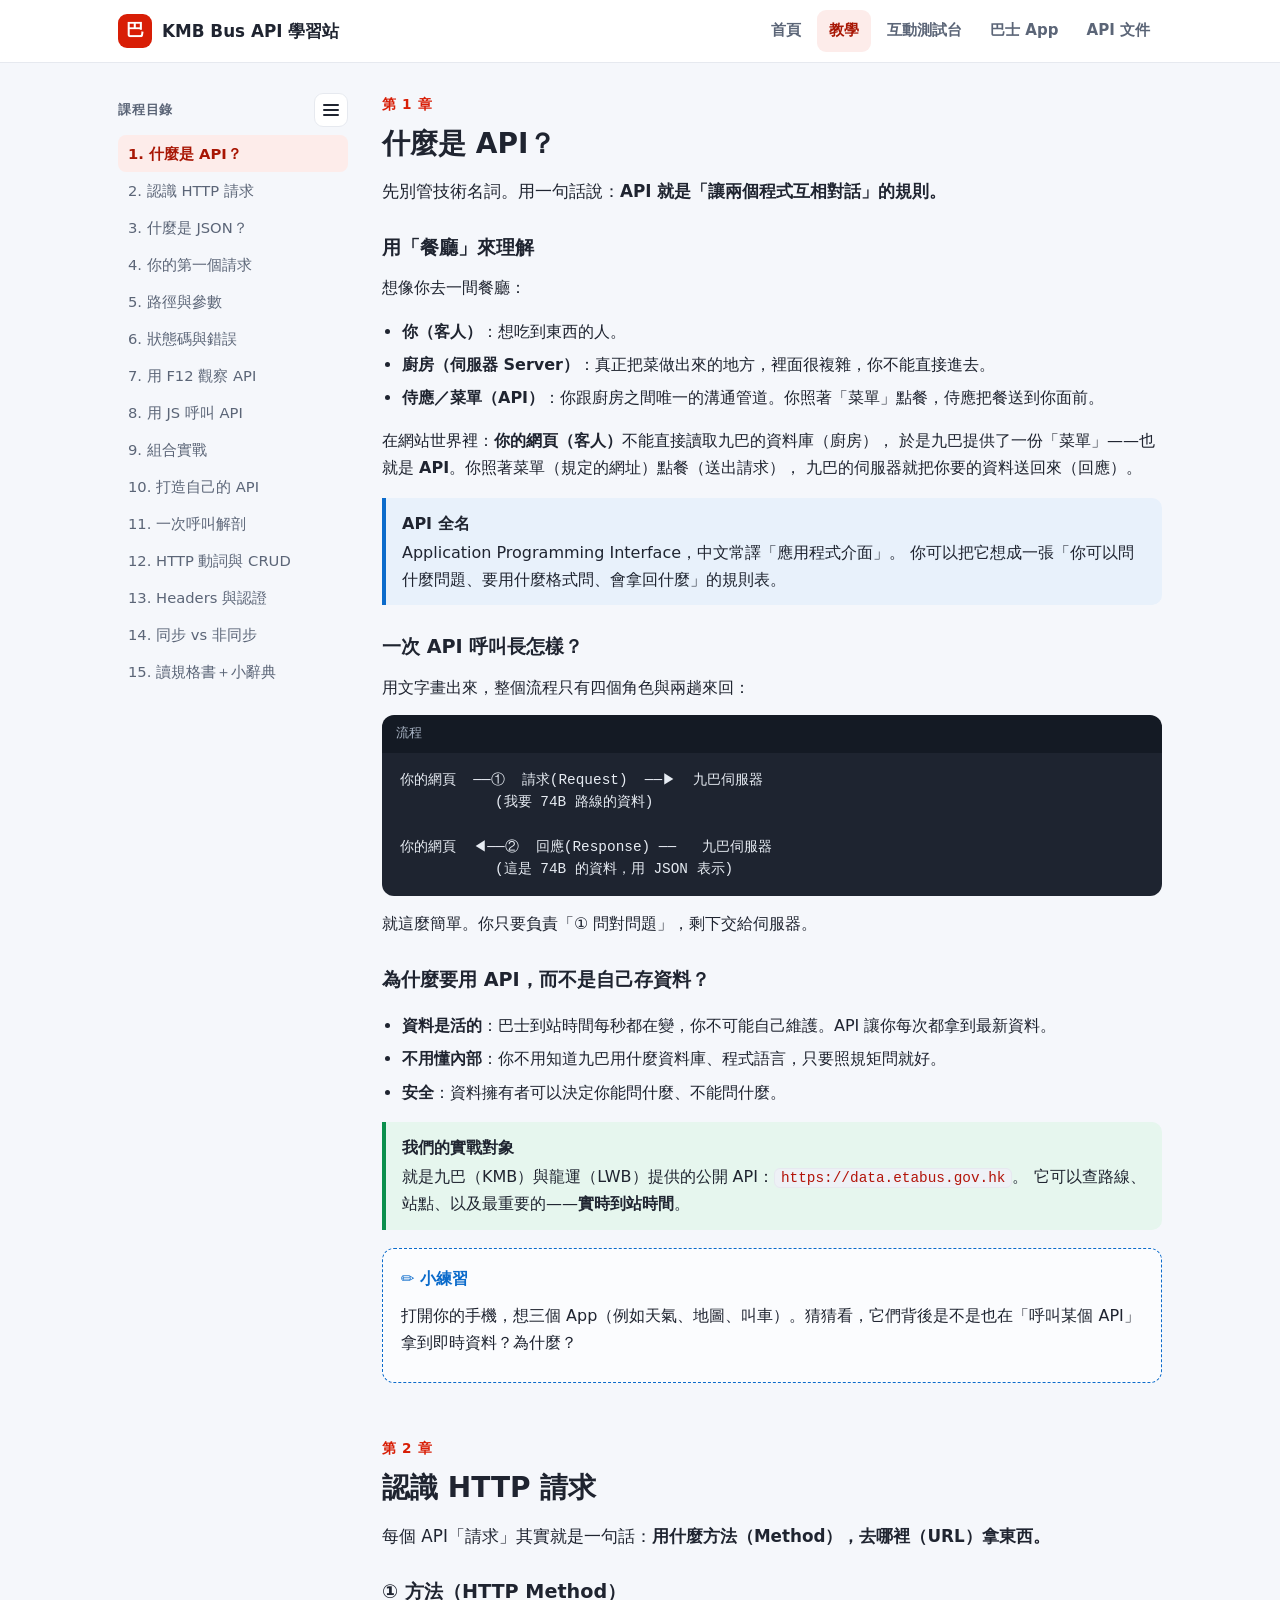
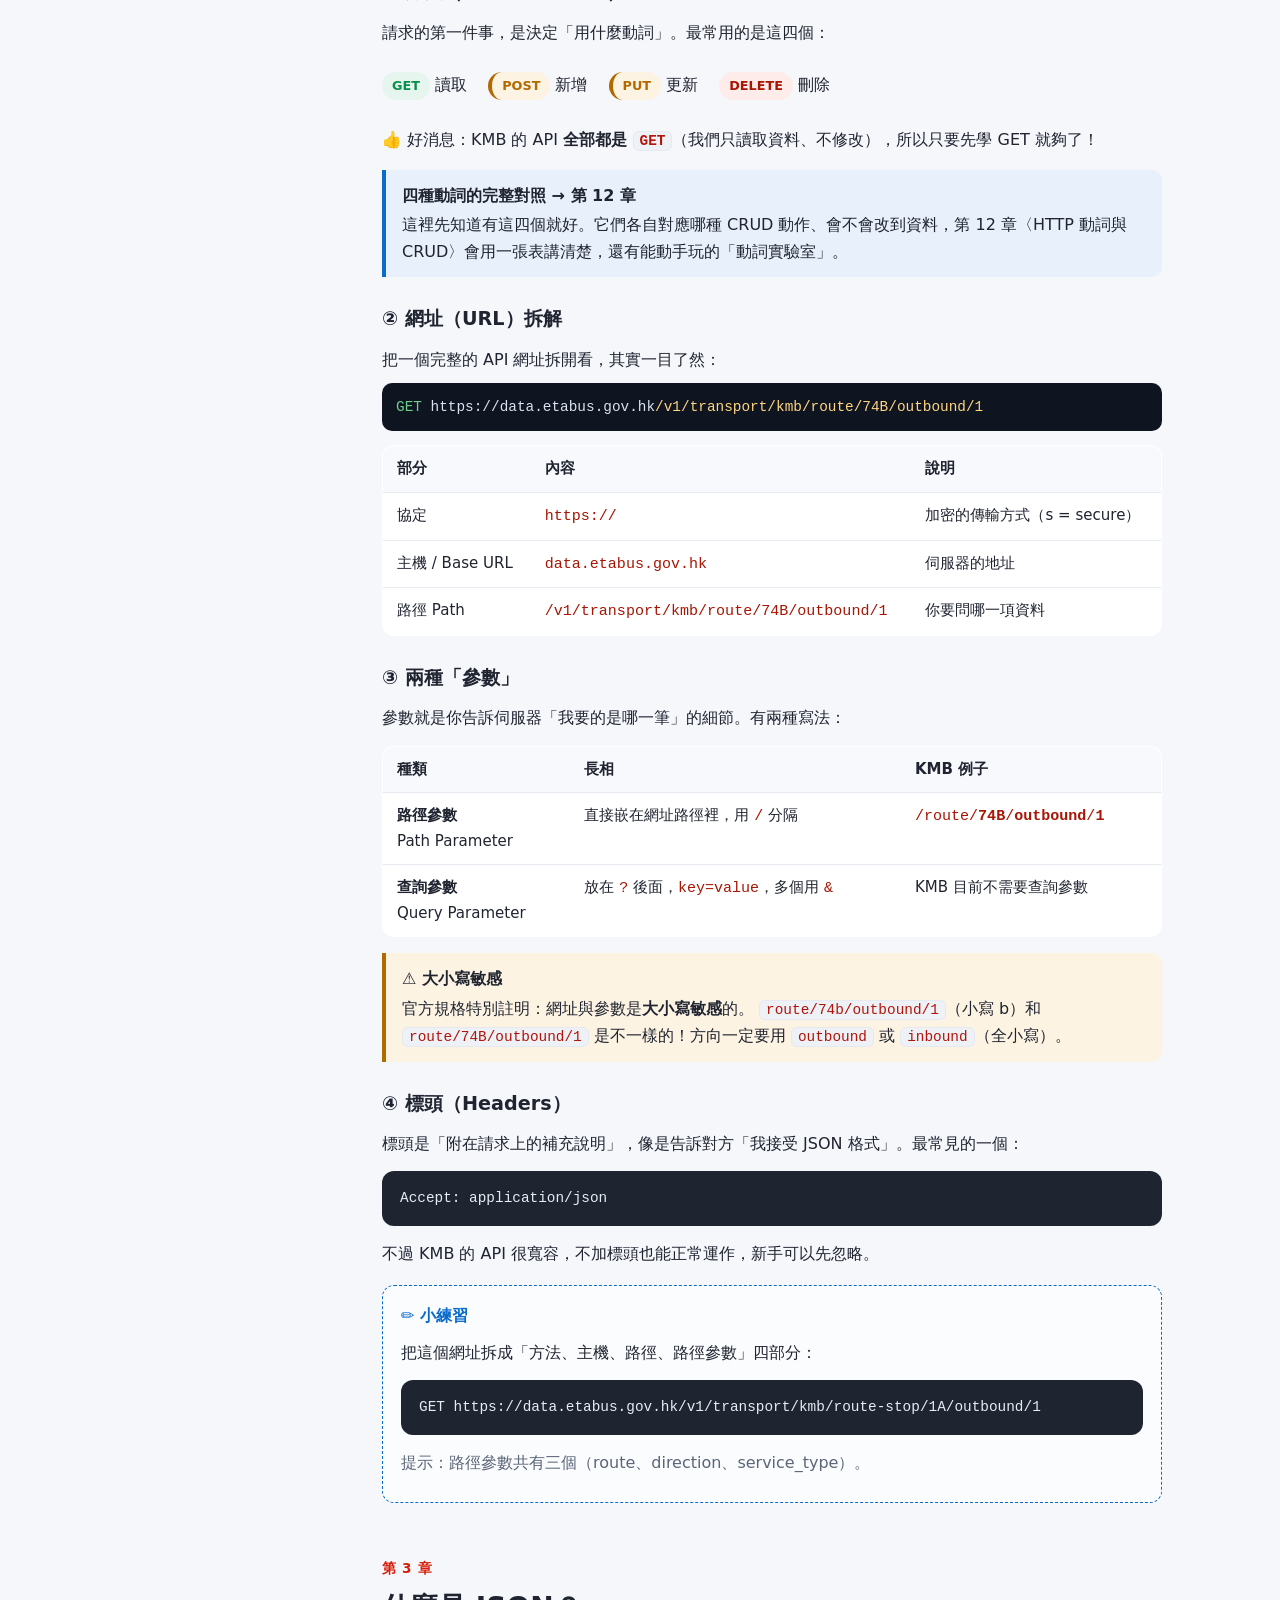
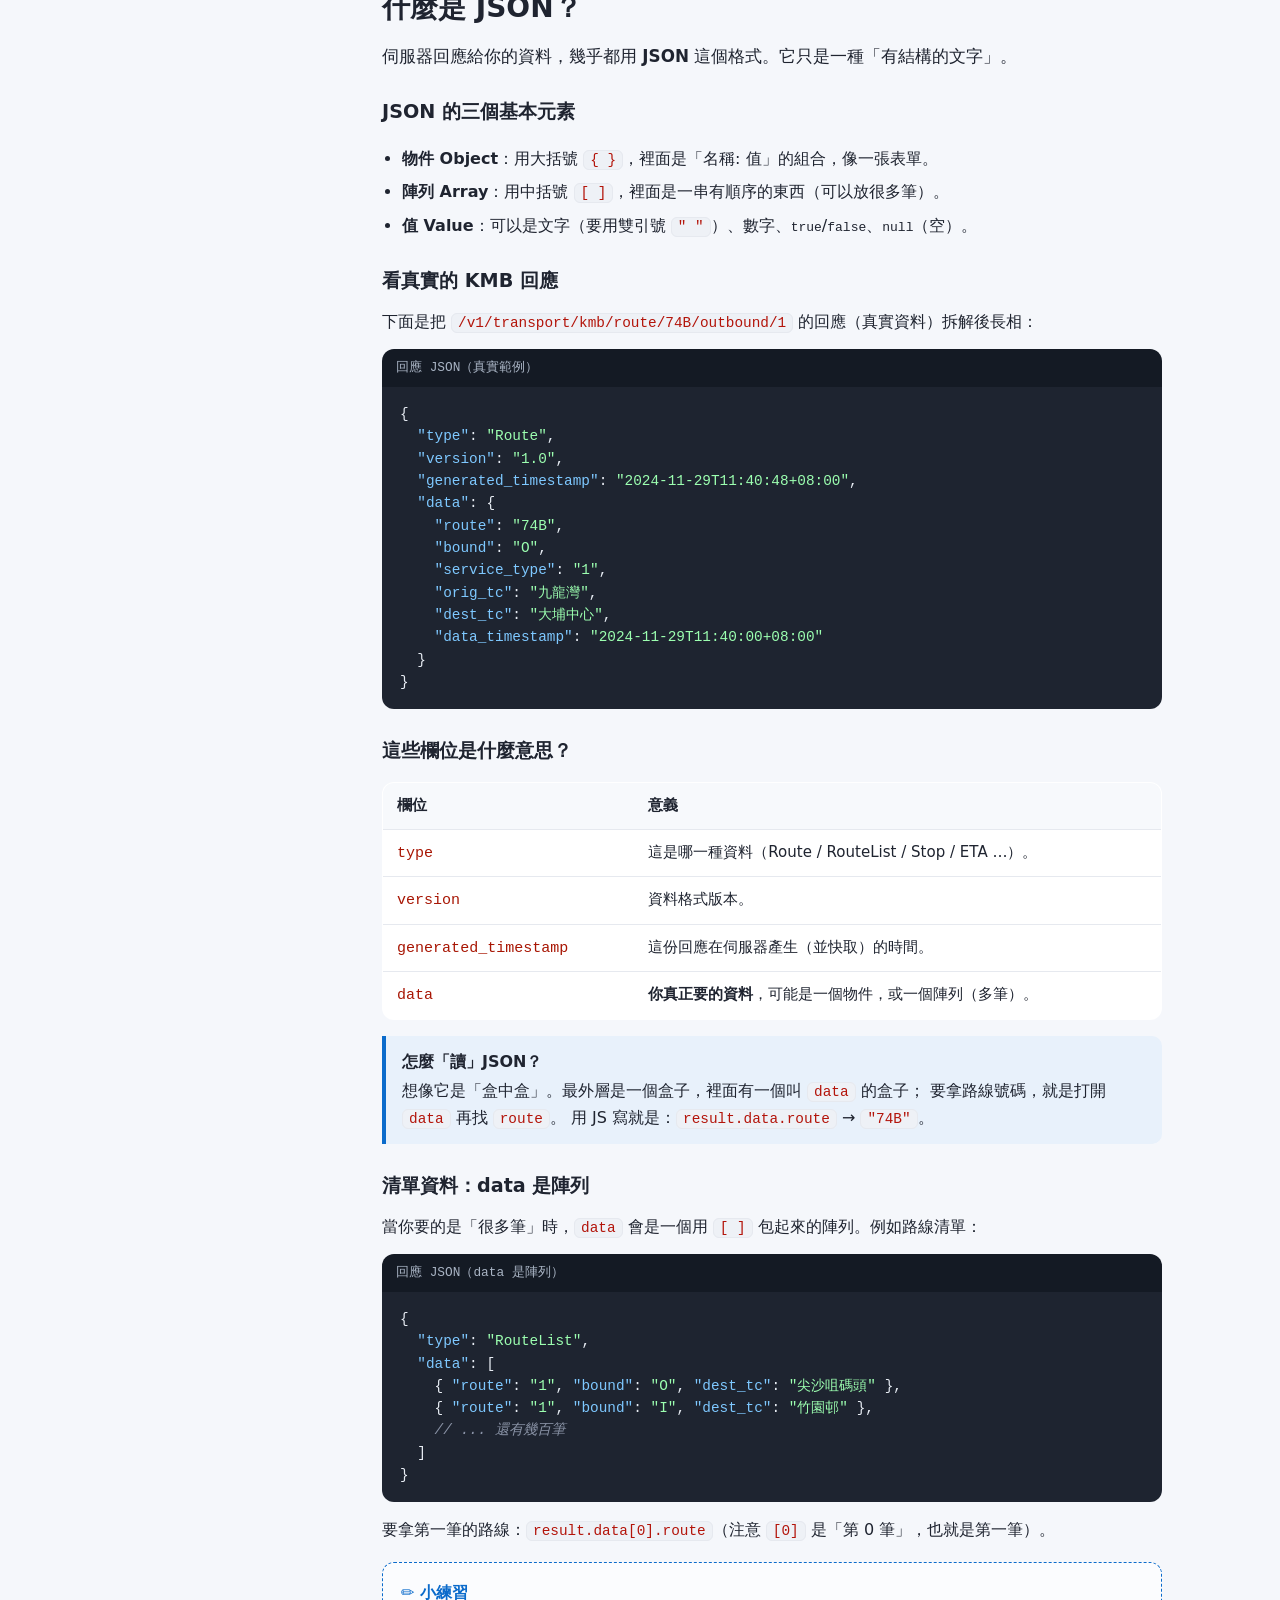
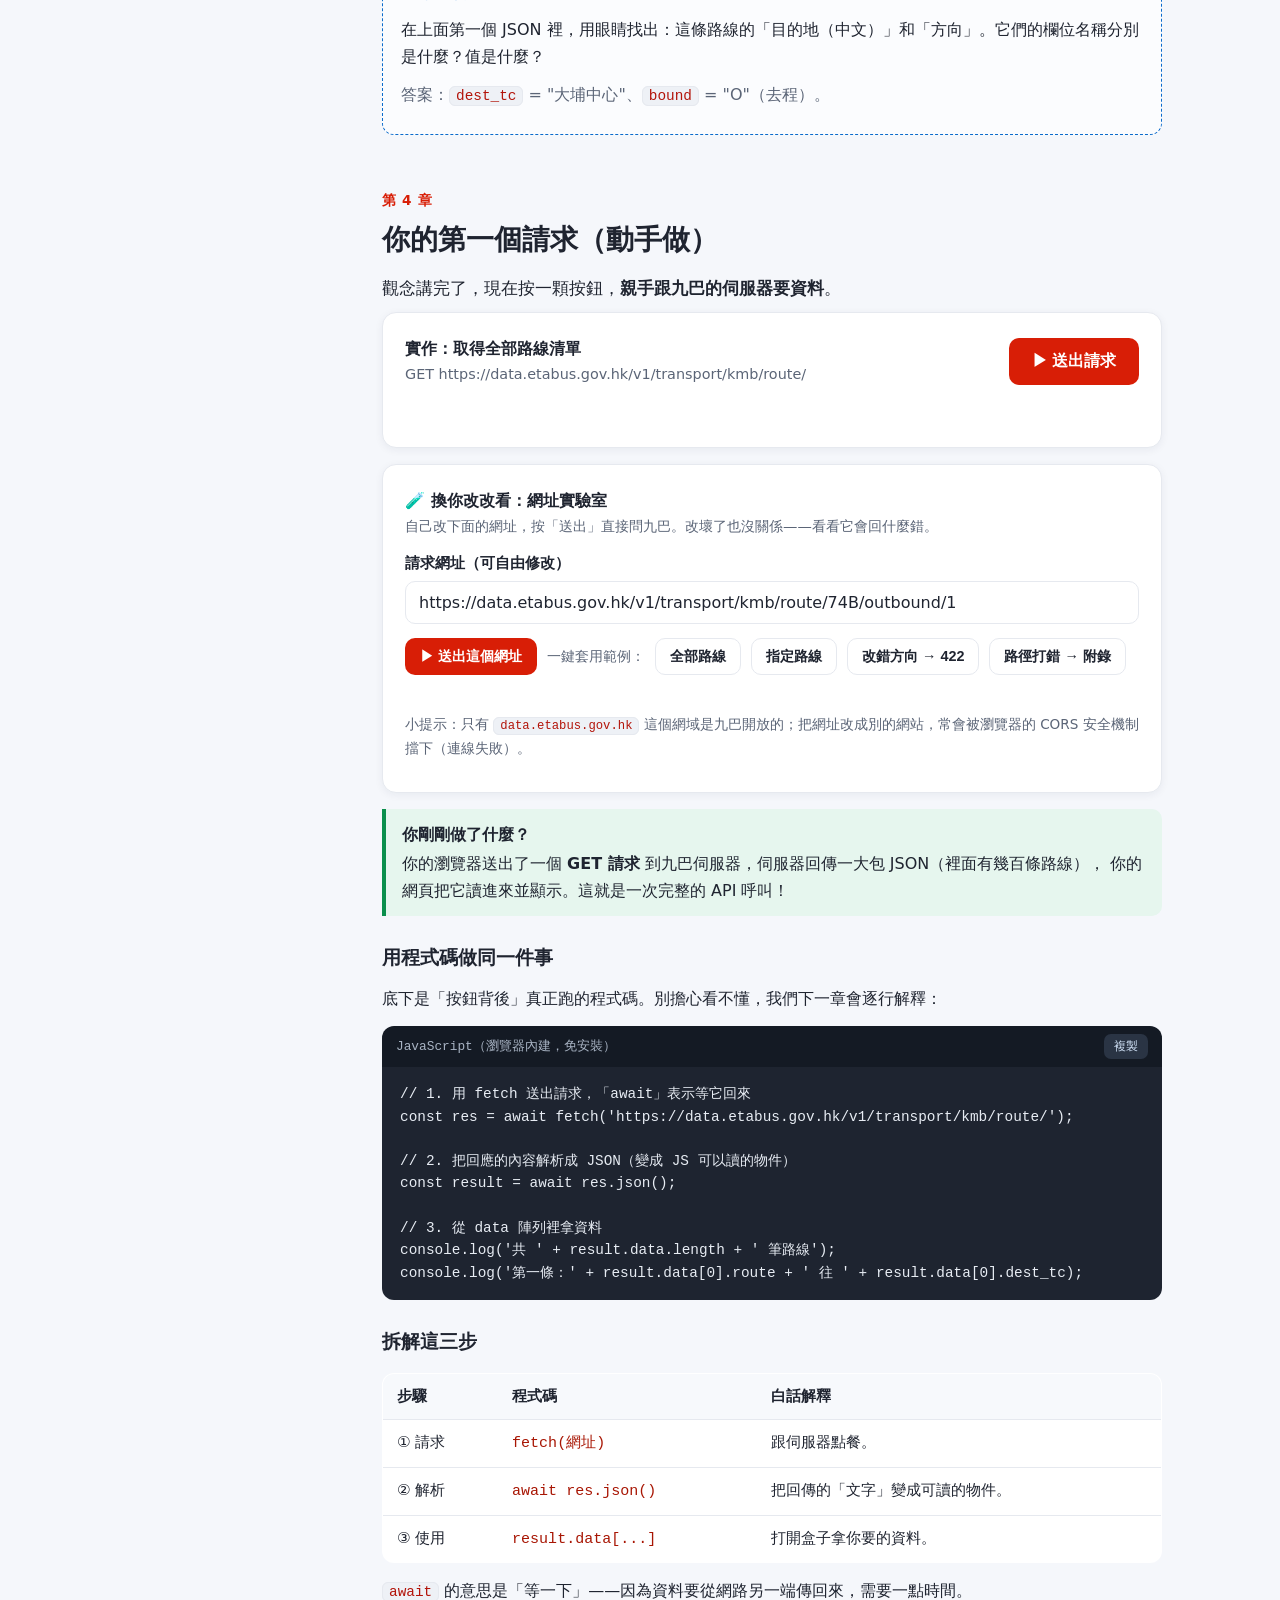
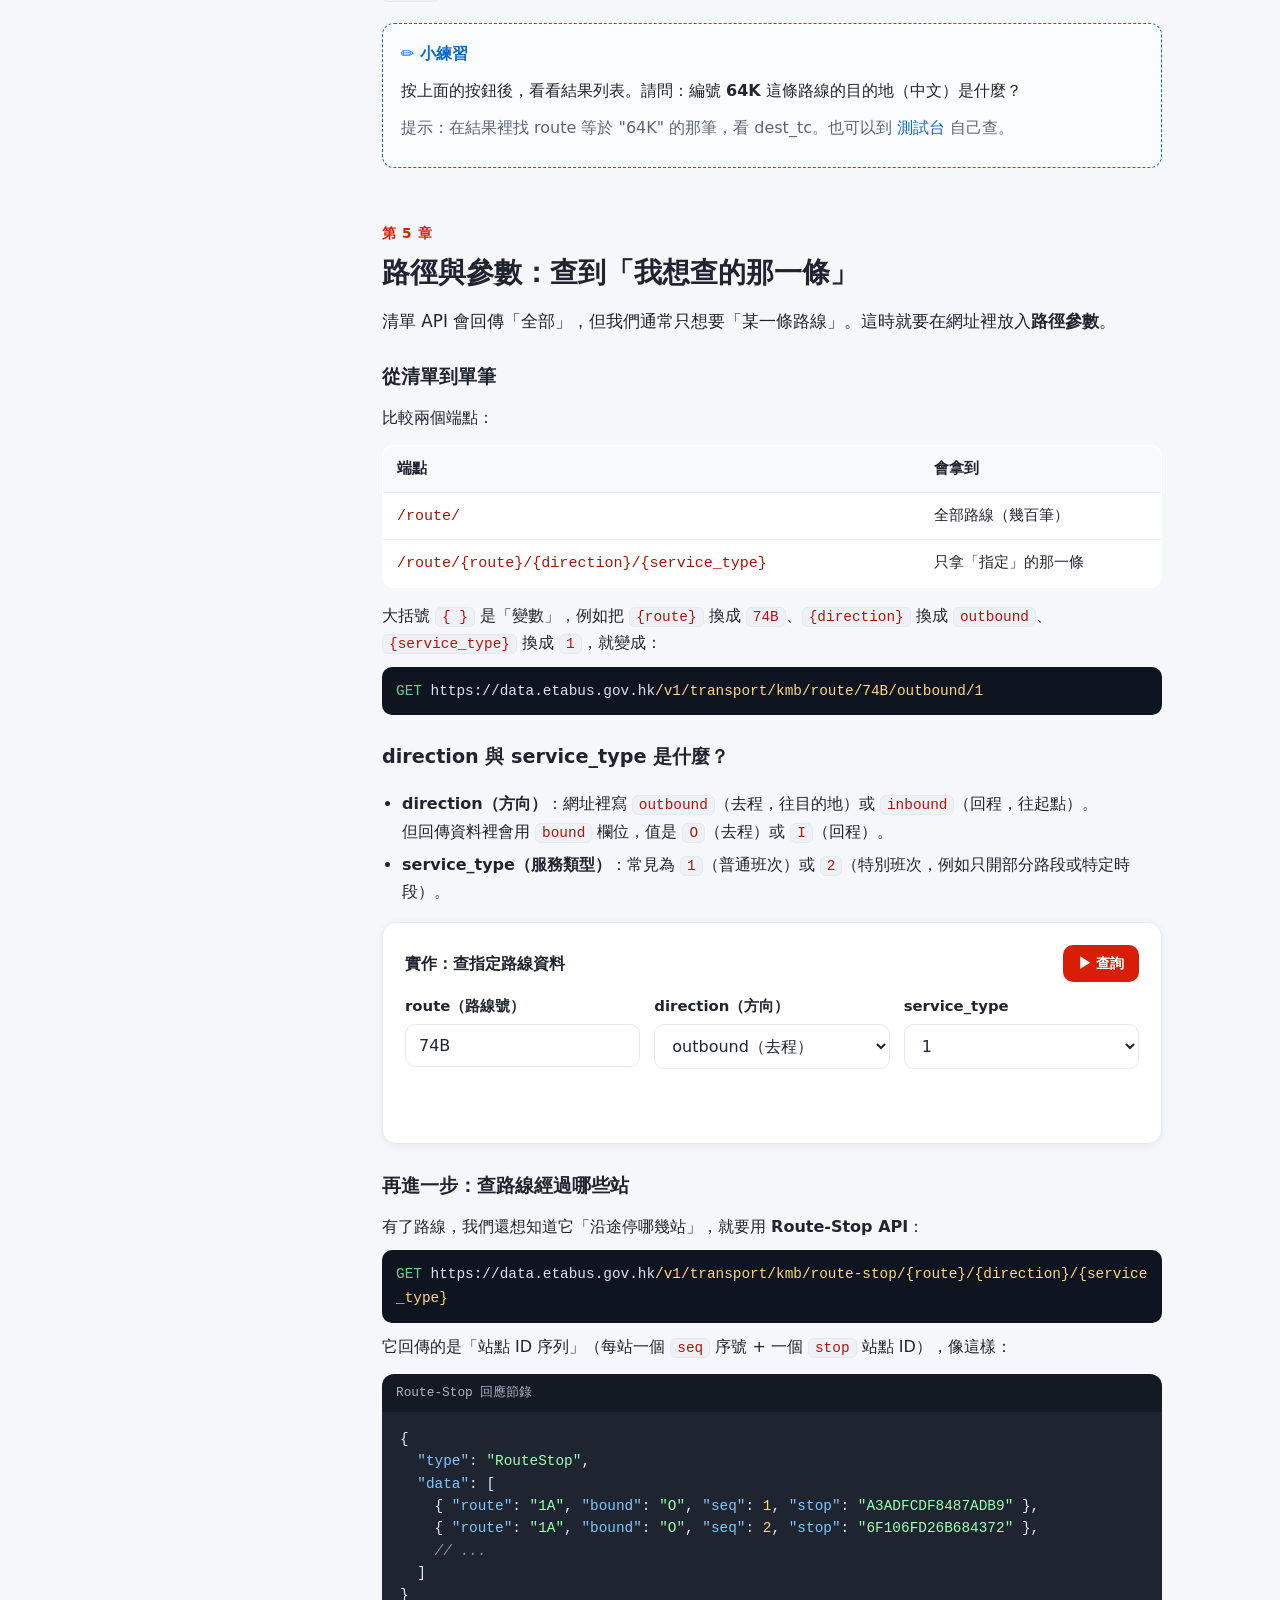
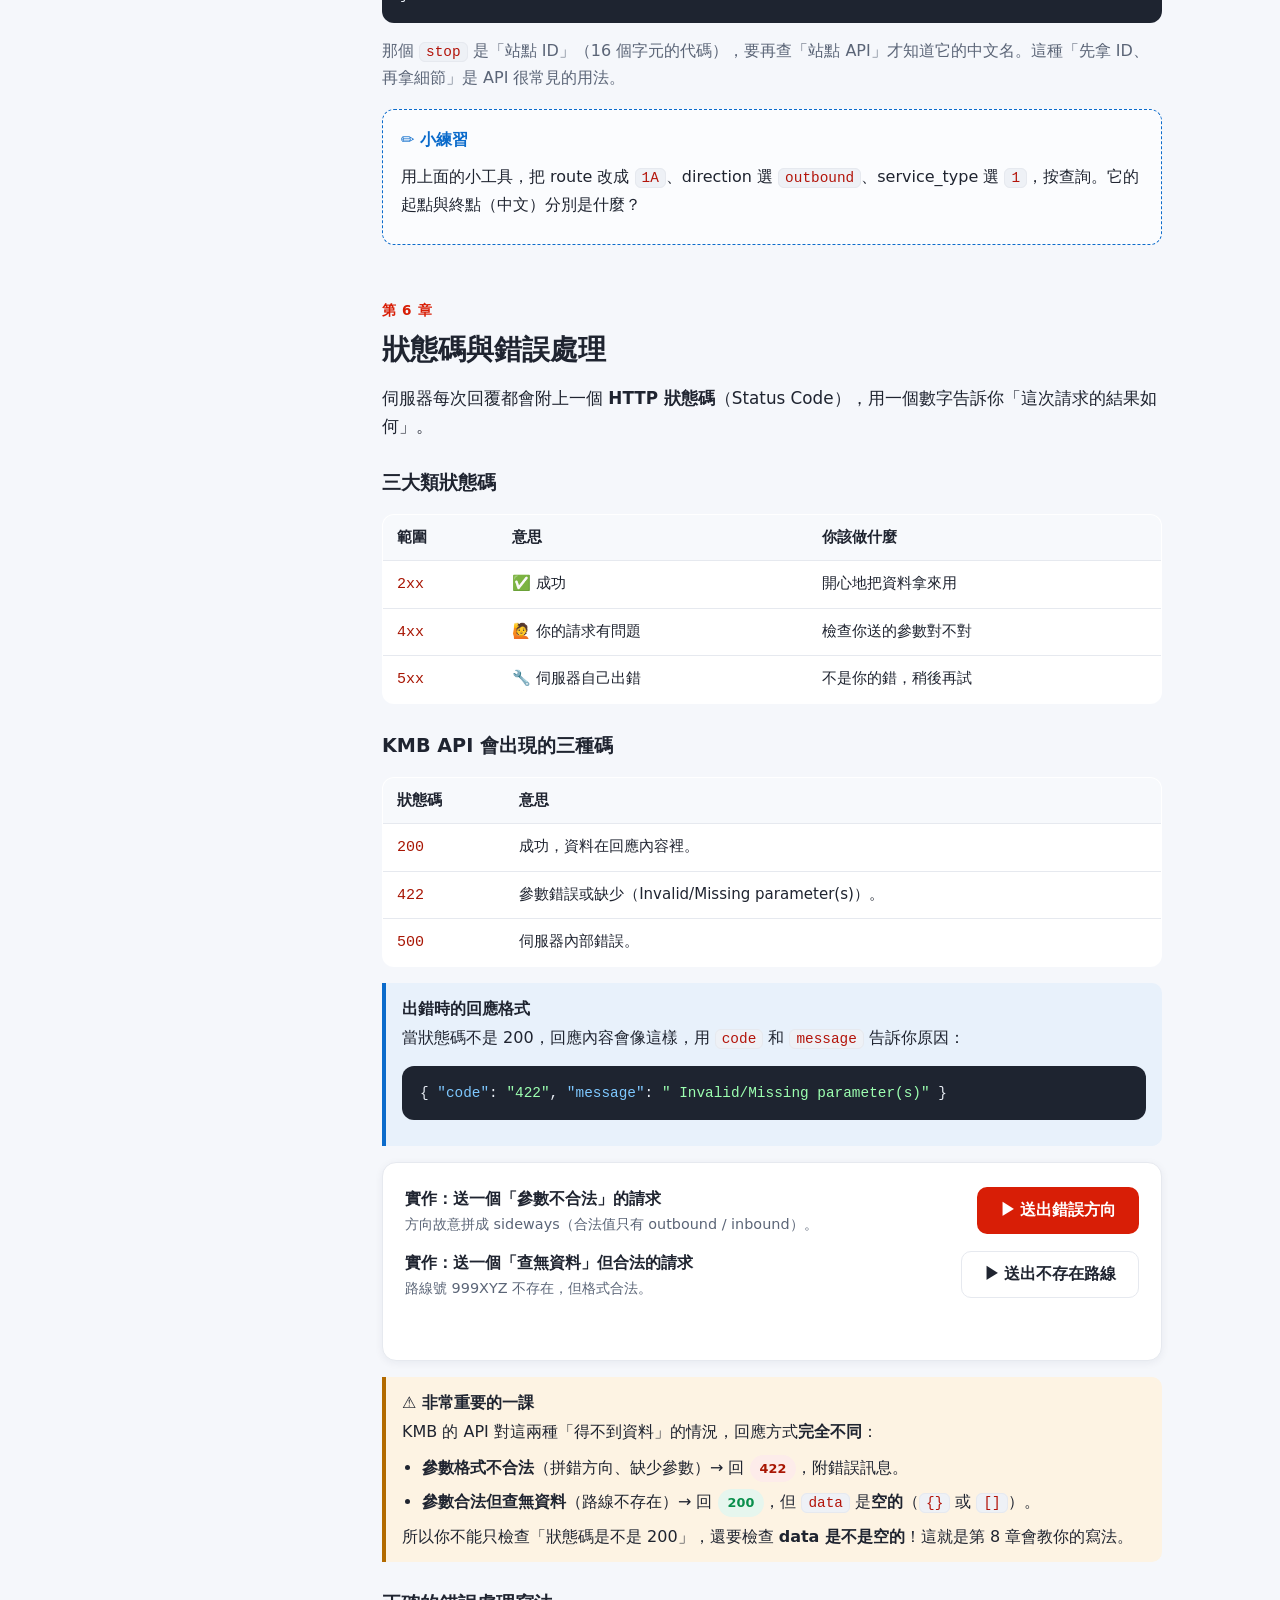
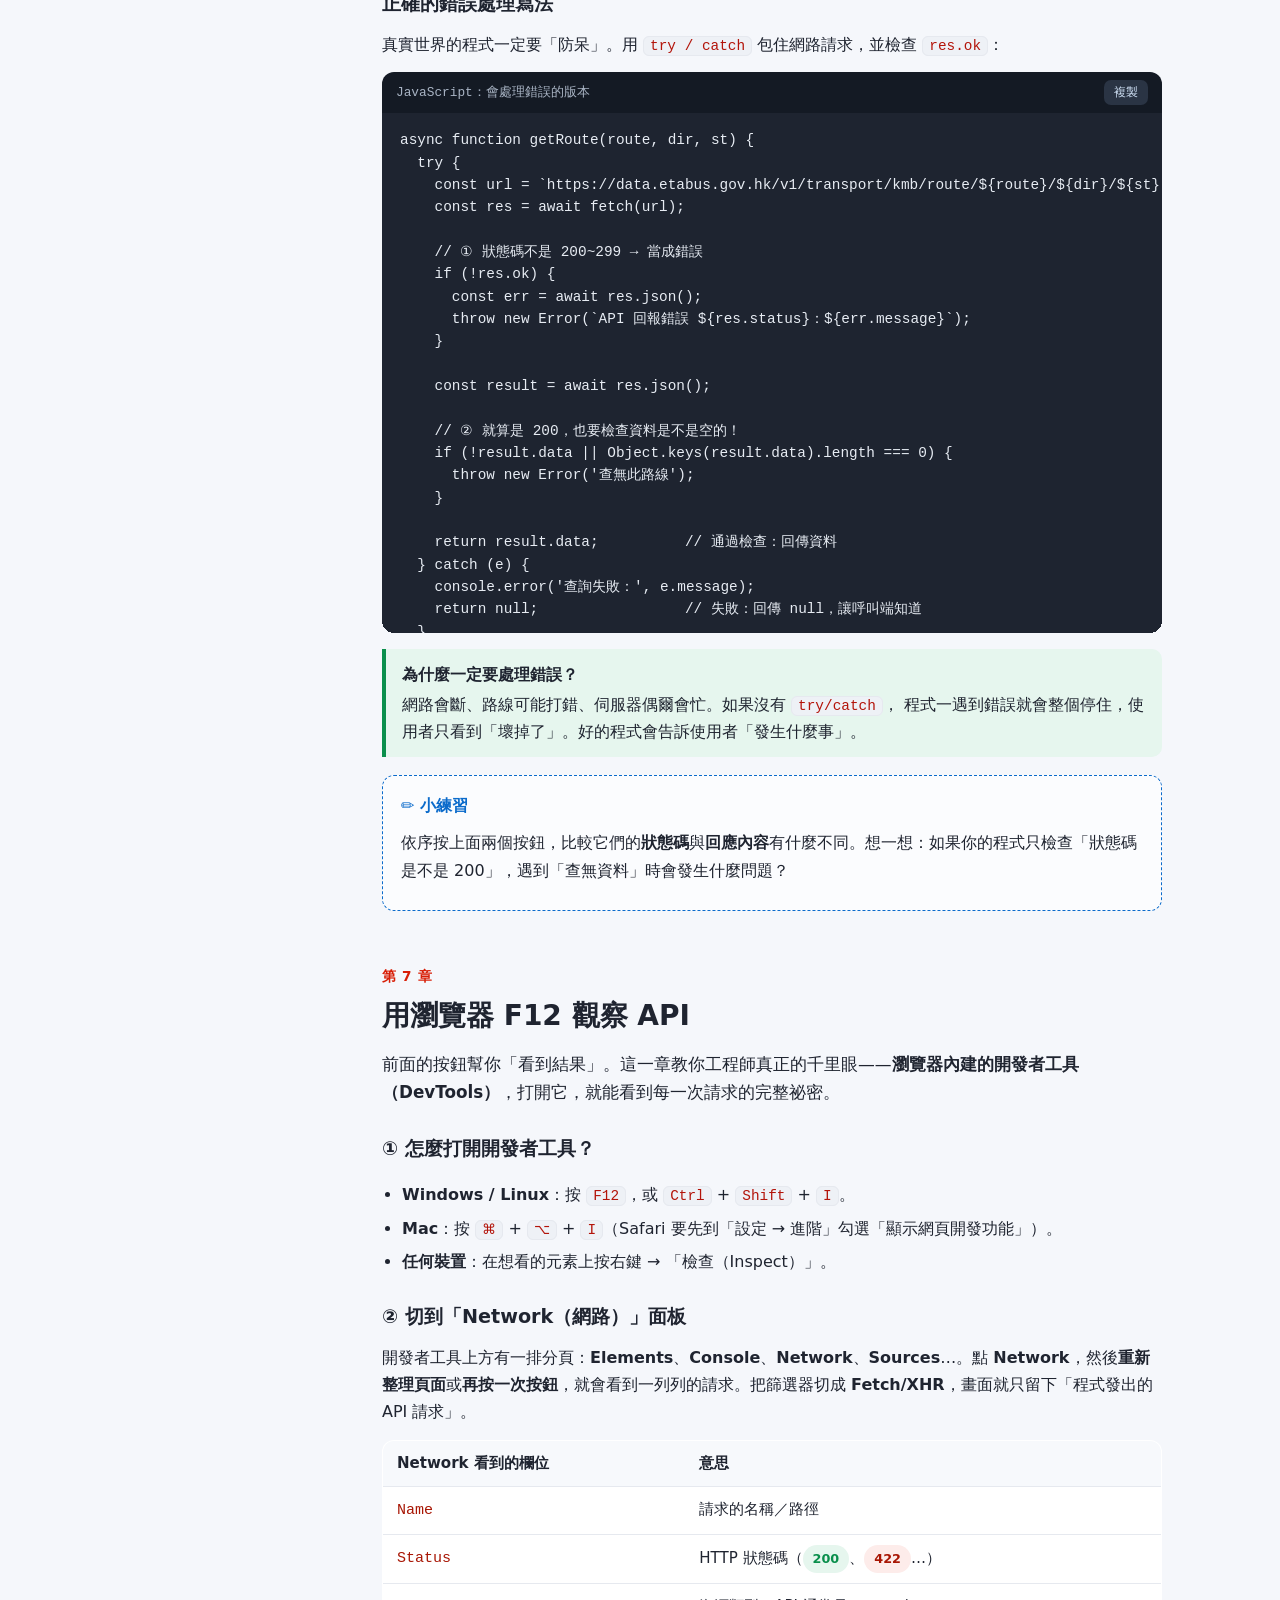
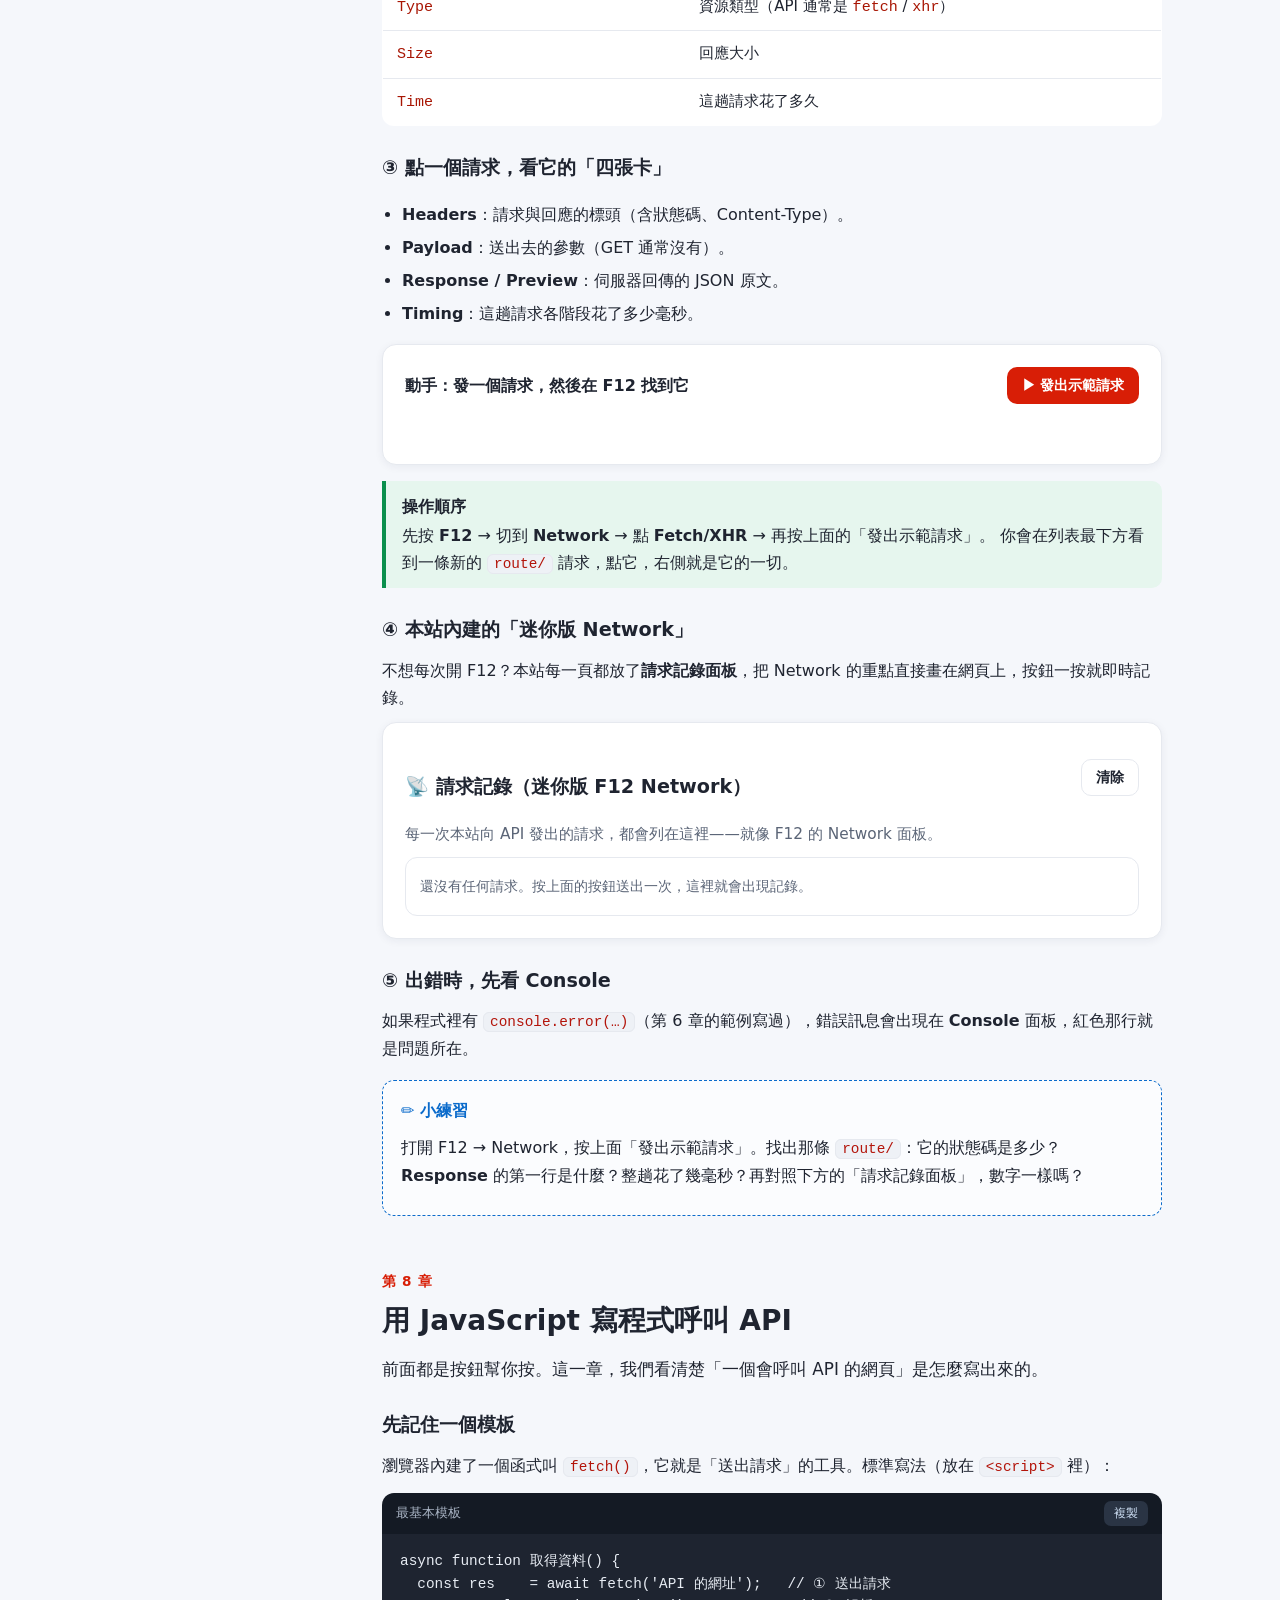
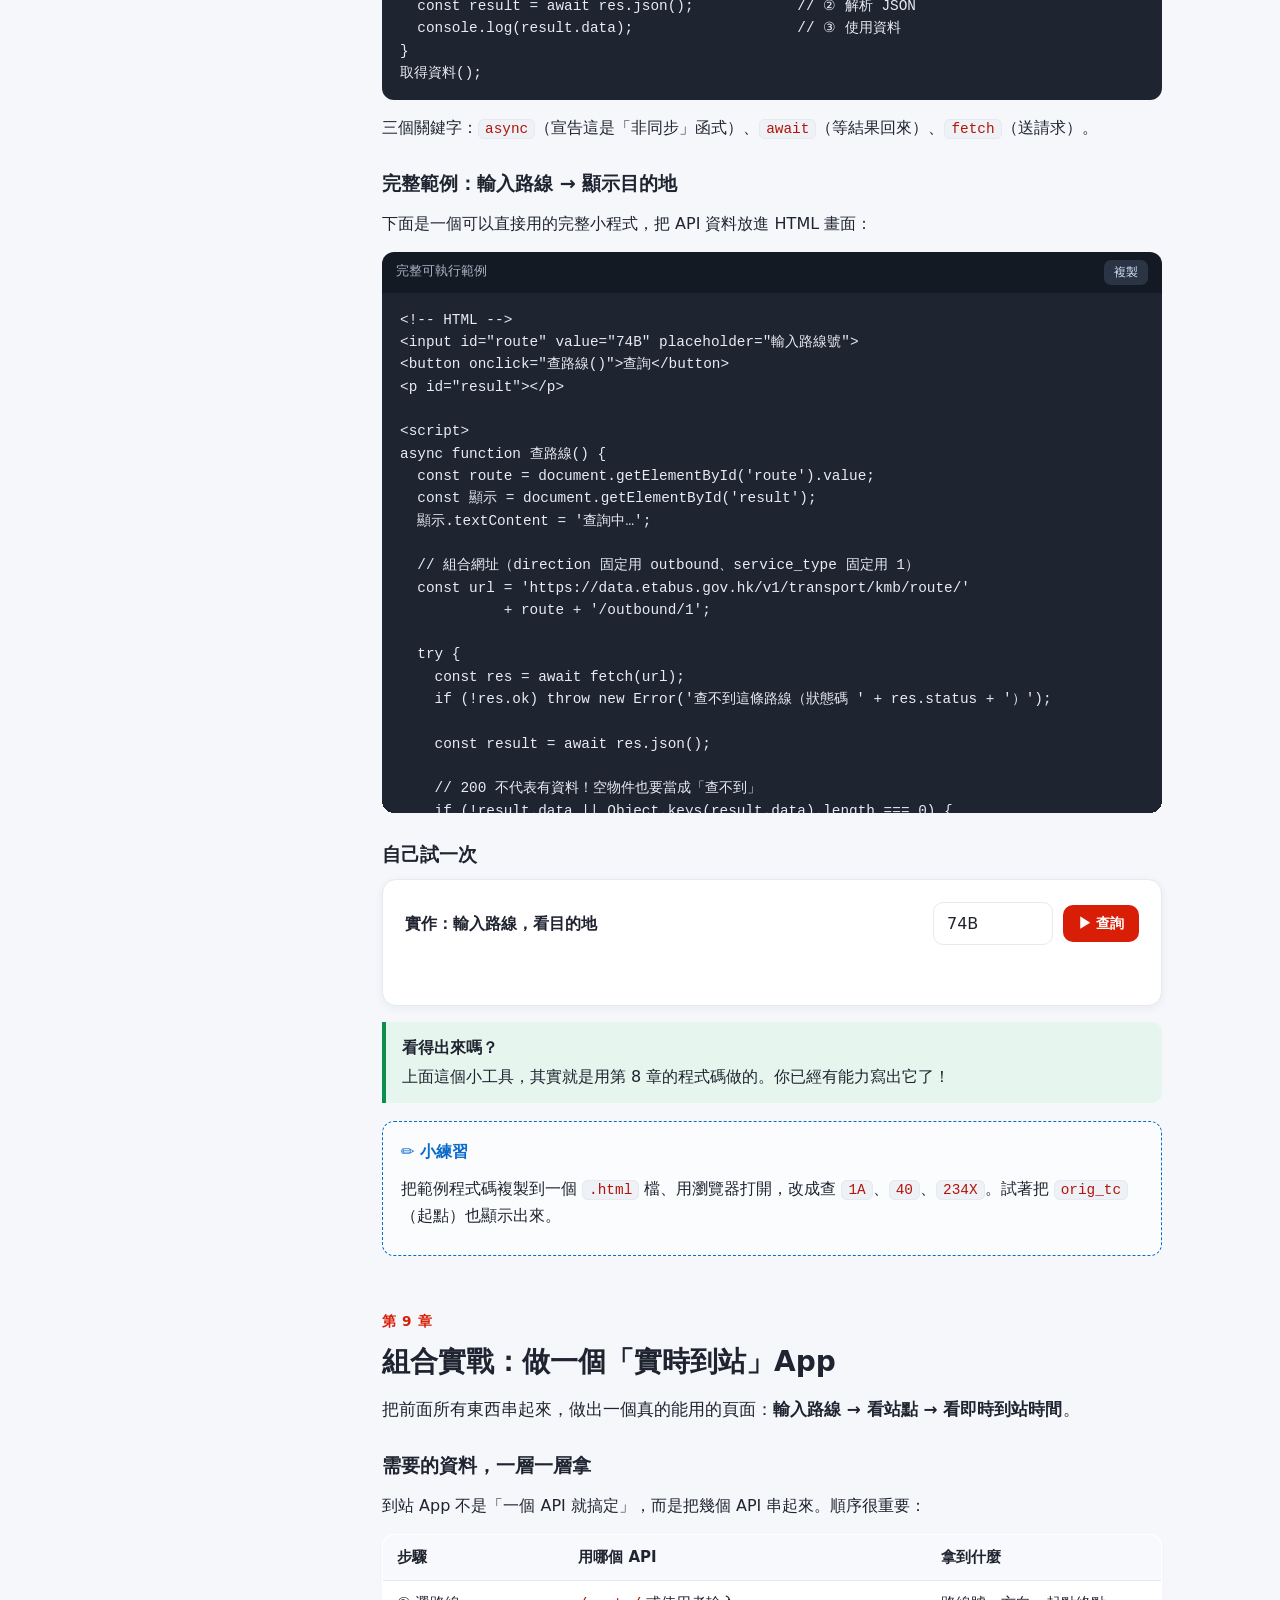
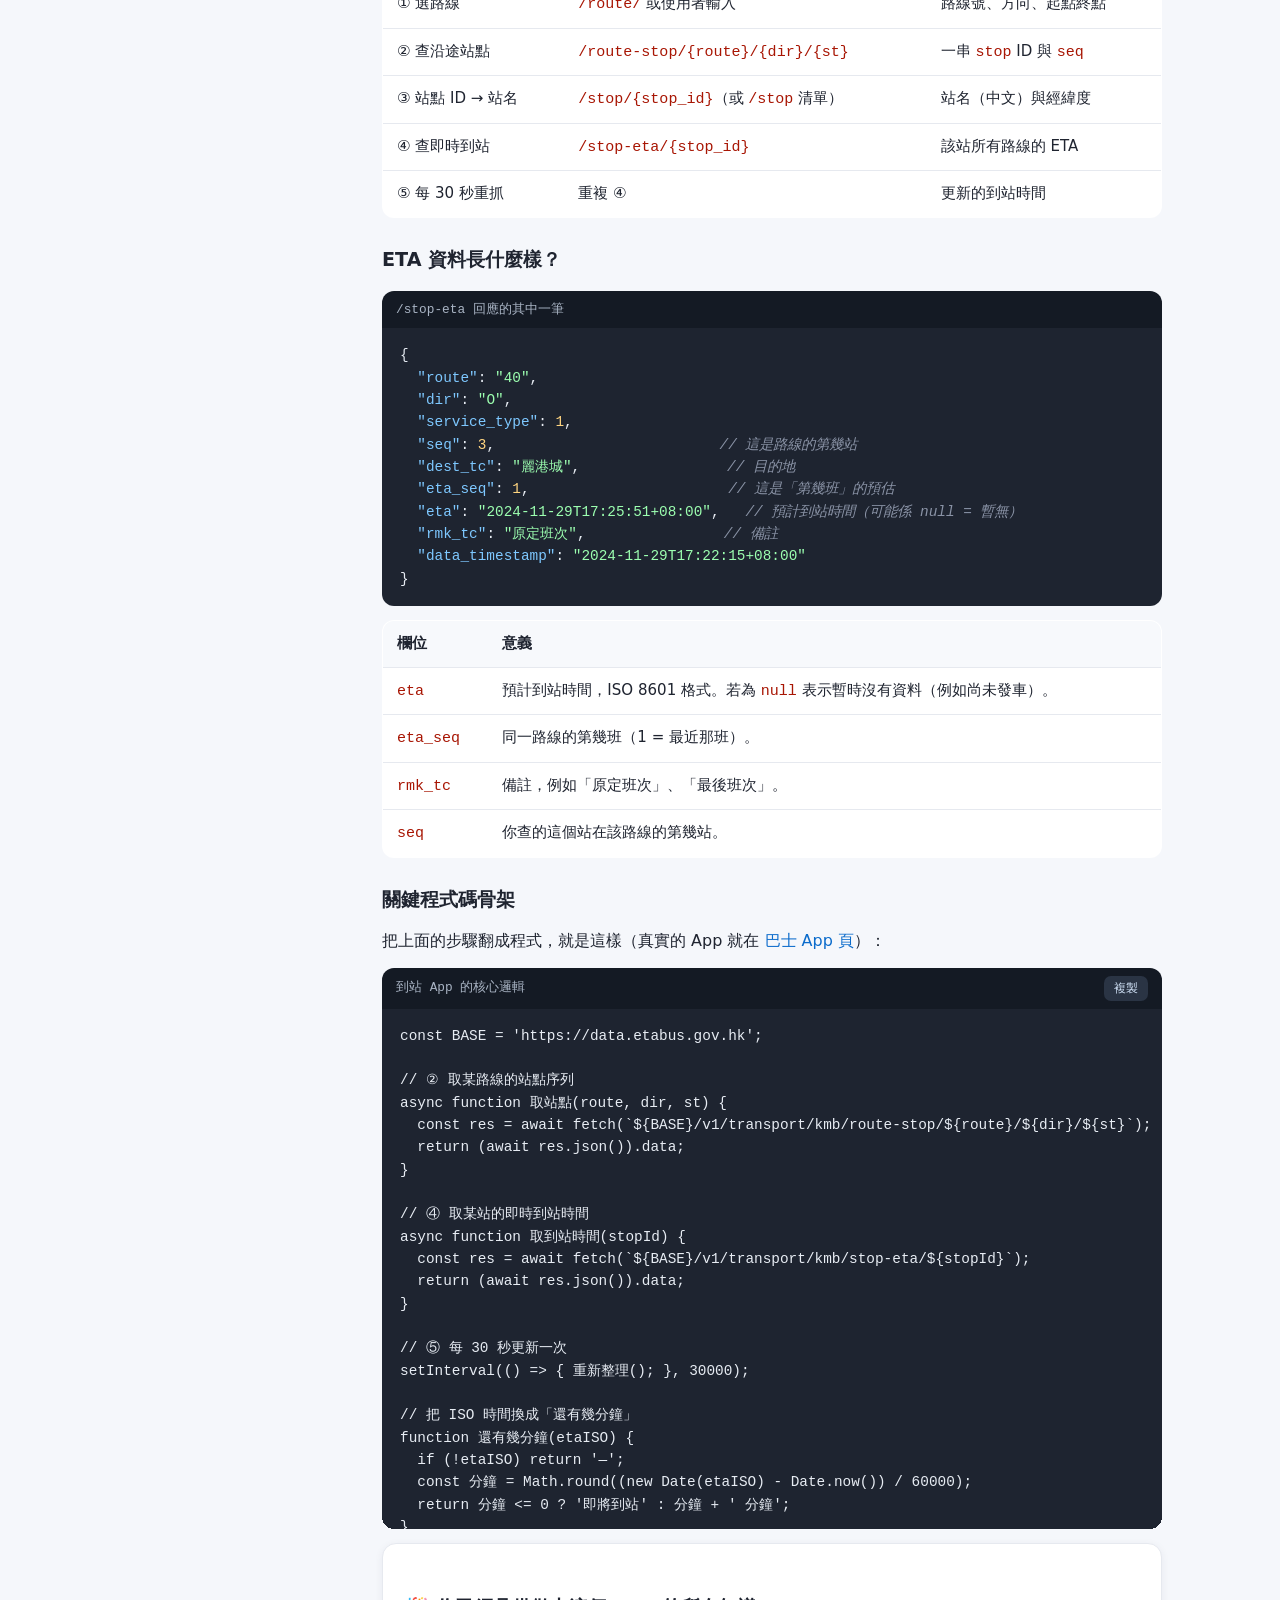
<file: tutorial.html>
<!DOCTYPE html>
<html lang="zh-Hant">
<head>
<meta charset="UTF-8">
<meta name="viewport" content="width=device-width, initial-scale=1.0">
<title>教學 — KMB Bus API 學習站</title>
<!-- PWA（加到主畫面 / 可離線）-->
<link rel="manifest" href="manifest.webmanifest">
<meta name="theme-color" content="#d81e06">
<meta name="mobile-web-app-capable" content="yes">
<meta name="apple-mobile-web-app-capable" content="yes">
<meta name="apple-mobile-web-app-status-bar-style" content="default">
<meta name="apple-mobile-web-app-title" content="KMB Bus">
<link rel="apple-touch-icon" href="icons/apple-touch-icon.png">
<link rel="icon" type="image/png" href="icons/favicon.png">
<link rel="stylesheet" href="css/style.css">
</head>
<body data-page="tutorial.html">

<div class="layout">
  <!-- 側邊目錄 -->
  <aside class="toc" id="toc">
    <div class="toc-head">
      <h4>課程目錄</h4>
      <button type="button" class="toc-toggle" id="toc-toggle"
              aria-expanded="true" aria-controls="toc-links"
              aria-label="展開或收合課程目錄" title="展開／收合目錄">
        <span class="bars" aria-hidden="true"></span>
      </button>
    </div>
    <nav class="toc-links" id="toc-links">
      <a href="#ch1">1. 什麼是 API？</a>
      <a href="#ch2">2. 認識 HTTP 請求</a>
      <a href="#ch3">3. 什麼是 JSON？</a>
      <a href="#ch4">4. 你的第一個請求</a>
      <a href="#ch5">5. 路徑與參數</a>
      <a href="#ch6">6. 狀態碼與錯誤</a>
      <a href="#ch7">7. 用 F12 觀察 API</a>
      <a href="#ch8">8. 用 JS 呼叫 API</a>
      <a href="#ch9">9. 組合實戰</a>
      <a href="#ch10">10. 打造自己的 API</a>
      <a href="#ch11">11. 一次呼叫解剖</a>
      <a href="#ch12">12. HTTP 動詞與 CRUD</a>
      <a href="#ch13">13. Headers 與認證</a>
      <a href="#ch14">14. 同步 vs 非同步</a>
      <a href="#ch15">15. 讀規格書＋小辭典</a>
    </nav>
  </aside>

  <article class="article">

    <!-- ============ 第 1 章 ============ -->
    <section class="chapter" id="ch1">
      <div class="kicker">第 1 章</div>
      <h2>什麼是 API？</h2>
      <p class="lead-q">先別管技術名詞。用一句話說：<strong>API 就是「讓兩個程式互相對話」的規則。</strong></p>

      <h3>用「餐廳」來理解</h3>
      <p>想像你去一間餐廳：</p>
      <ul class="clean">
        <li><b>你（客人）</b>：想吃到東西的人。</li>
        <li><b>廚房（伺服器 Server）</b>：真正把菜做出來的地方，裡面很複雜，你不能直接進去。</li>
        <li><b>侍應／菜單（API）</b>：你跟廚房之間唯一的溝通管道。你照著「菜單」點餐，侍應把餐送到你面前。</li>
      </ul>
      <p>
        在網站世界裡：<b>你的網頁（客人）</b>不能直接讀取九巴的資料庫（廚房），
        於是九巴提供了一份「菜單」——也就是 <b>API</b>。你照著菜單（規定的網址）點餐（送出請求），
        九巴的伺服器就把你要的資料送回來（回應）。
      </p>

      <div class="note">
        <strong>API 全名</strong>
        Application Programming Interface，中文常譯「應用程式介面」。
        你可以把它想成一張「你可以問什麼問題、要用什麼格式問、會拿回什麼」的規則表。
      </div>

      <h3>一次 API 呼叫長怎樣？</h3>
      <p>用文字畫出來，整個流程只有四個角色與兩趟來回：</p>
      <div class="code-head"><span>流程</span></div>
      <pre class="code">你的網頁  ──①  請求(Request)  ──▶  九巴伺服器
           (我要 74B 路線的資料)

你的網頁  ◀──②  回應(Response) ──   九巴伺服器
           (這是 74B 的資料，用 JSON 表示)</pre>

      <p>就這麼簡單。你只要負責「① 問對問題」，剩下交給伺服器。</p>

      <h3>為什麼要用 API，而不是自己存資料？</h3>
      <ul class="clean">
        <li><b>資料是活的</b>：巴士到站時間每秒都在變，你不可能自己維護。API 讓你每次都拿到最新資料。</li>
        <li><b>不用懂內部</b>：你不用知道九巴用什麼資料庫、程式語言，只要照規矩問就好。</li>
        <li><b>安全</b>：資料擁有者可以決定你能問什麼、不能問什麼。</li>
      </ul>

      <div class="tip">
        <strong>我們的實戰對象</strong>
        就是九巴（KMB）與龍運（LWB）提供的公開 API：<code class="inline">https://data.etabus.gov.hk</code>。
        它可以查路線、站點、以及最重要的——<b>實時到站時間</b>。
      </div>

      <div class="exercise">
        <h4>✏️ 小練習</h4>
        <p>打開你的手機，想三個 App（例如天氣、地圖、叫車）。猜猜看，它們背後是不是也在「呼叫某個 API」拿到即時資料？為什麼？</p>
      </div>
    </section>

    <!-- ============ 第 2 章 ============ -->
    <section class="chapter" id="ch2">
      <div class="kicker">第 2 章</div>
      <h2>認識 HTTP 請求</h2>
      <p class="lead-q">每個 API「請求」其實就是一句話：<strong>用什麼方法（Method），去哪裡（URL）拿東西。</strong></p>

      <h3>① 方法（HTTP Method）</h3>
      <p>請求的第一件事，是決定「用什麼動詞」。最常用的是這四個：</p>
      <p>
        <span class="pill get">GET</span> 讀取　
        <span class="pill warn">POST</span> 新增　
        <span class="pill warn">PUT</span> 更新　
        <span class="pill err">DELETE</span> 刪除
      </p>
      <p>👍 好消息：KMB 的 API <b>全部都是 <code class="inline">GET</code></b>（我們只讀取資料、不修改），所以只要先學 GET 就夠了！</p>
      <div class="note">
        <strong>四種動詞的完整對照 → 第 12 章</strong>
        這裡先知道有這四個就好。它們各自對應哪種 CRUD 動作、會不會改到資料，第 12 章〈HTTP 動詞與 CRUD〉會用一張表講清楚，還有能動手玩的「動詞實驗室」。
      </div>

      <h3>② 網址（URL）拆解</h3>
      <p>把一個完整的 API 網址拆開看，其實一目了然：</p>
      <div class="urlline">
        <span class="m">GET</span> https://data.etabus.gov.hk<span class="p">/v1/transport/kmb/route/74B/outbound/1</span>
      </div>
      <table class="data">
        <tr><th>部分</th><th>內容</th><th>說明</th></tr>
        <tr><td>協定</td><td><code>https://</code></td><td>加密的傳輸方式（s = secure）</td></tr>
        <tr><td>主機 / Base URL</td><td><code>data.etabus.gov.hk</code></td><td>伺服器的地址</td></tr>
        <tr><td>路徑 Path</td><td><code>/v1/transport/kmb/route/74B/outbound/1</code></td><td>你要問哪一項資料</td></tr>
      </table>

      <h3>③ 兩種「參數」</h3>
      <p>參數就是你告訴伺服器「我要的是哪一筆」的細節。有兩種寫法：</p>
      <table class="data">
        <tr><th>種類</th><th>長相</th><th>KMB 例子</th></tr>
        <tr><td><b>路徑參數</b><br>Path Parameter</td><td>直接嵌在網址路徑裡，用 <code>/</code> 分隔</td><td><code>/route/<b>74B</b>/<b>outbound</b>/<b>1</b></code></td></tr>
        <tr><td><b>查詢參數</b><br>Query Parameter</td><td>放在 <code>?</code> 後面，<code>key=value</code>，多個用 <code>&amp;</code></td><td>KMB 目前不需要查詢參數</td></tr>
      </table>

      <div class="warn">
        <strong>⚠️ 大小寫敏感</strong>
        官方規格特別註明：網址與參數是<b>大小寫敏感</b>的。
        <code class="inline">route/74b/outbound/1</code>（小寫 b）和 <code class="inline">route/74B/outbound/1</code> 是不一樣的！方向一定要用 <code class="inline">outbound</code> 或 <code class="inline">inbound</code>（全小寫）。
      </div>

      <h3>④ 標頭（Headers）</h3>
      <p>標頭是「附在請求上的補充說明」，像是告訴對方「我接受 JSON 格式」。最常見的一個：</p>
      <pre class="code">Accept: application/json</pre>
      <p>不過 KMB 的 API 很寬容，不加標頭也能正常運作，新手可以先忽略。</p>

      <div class="exercise">
        <h4>✏️ 小練習</h4>
        <p>把這個網址拆成「方法、主機、路徑、路徑參數」四部分：</p>
        <pre class="code">GET https://data.etabus.gov.hk/v1/transport/kmb/route-stop/1A/outbound/1</pre>
        <p class="muted">提示：路徑參數共有三個（route、direction、service_type）。</p>
      </div>
    </section>

    <!-- ============ 第 3 章 ============ -->
    <section class="chapter" id="ch3">
      <div class="kicker">第 3 章</div>
      <h2>什麼是 JSON？</h2>
      <p class="lead-q">伺服器回應給你的資料，幾乎都用 <strong>JSON</strong> 這個格式。它只是一種「有結構的文字」。</p>

      <h3>JSON 的三個基本元素</h3>
      <ul class="clean">
        <li><b>物件 Object</b>：用大括號 <code class="inline">{ }</code>，裡面是「名稱: 值」的組合，像一張表單。</li>
        <li><b>陣列 Array</b>：用中括號 <code class="inline">[ ]</code>，裡面是一串有順序的東西（可以放很多筆）。</li>
        <li><b>值 Value</b>：可以是文字（要用雙引號 <code class="inline">" "</code>）、數字、<code>true</code>/<code>false</code>、<code>null</code>（空）。</li>
      </ul>

      <h3>看真實的 KMB 回應</h3>
      <p>下面是把 <code class="inline">/v1/transport/kmb/route/74B/outbound/1</code> 的回應（真實資料）拆解後長相：</p>
      <div class="code-head"><span>回應 JSON（真實範例）</span></div>
      <pre class="code">{
  <span class="key">"type"</span>: <span class="str">"Route"</span>,
  <span class="key">"version"</span>: <span class="str">"1.0"</span>,
  <span class="key">"generated_timestamp"</span>: <span class="str">"2024-11-29T11:40:48+08:00"</span>,
  <span class="key">"data"</span>: {
    <span class="key">"route"</span>: <span class="str">"74B"</span>,
    <span class="key">"bound"</span>: <span class="str">"O"</span>,
    <span class="key">"service_type"</span>: <span class="str">"1"</span>,
    <span class="key">"orig_tc"</span>: <span class="str">"九龍灣"</span>,
    <span class="key">"dest_tc"</span>: <span class="str">"大埔中心"</span>,
    <span class="key">"data_timestamp"</span>: <span class="str">"2024-11-29T11:40:00+08:00"</span>
  }
}</pre>

      <h3>這些欄位是什麼意思？</h3>
      <table class="data">
        <tr><th>欄位</th><th>意義</th></tr>
        <tr><td><code>type</code></td><td>這是哪一種資料（Route / RouteList / Stop / ETA …）。</td></tr>
        <tr><td><code>version</code></td><td>資料格式版本。</td></tr>
        <tr><td><code>generated_timestamp</code></td><td>這份回應在伺服器產生（並快取）的時間。</td></tr>
        <tr><td><code>data</code></td><td><b>你真正要的資料</b>，可能是一個物件，或一個陣列（多筆）。</td></tr>
      </table>

      <div class="note">
        <strong>怎麼「讀」JSON？</strong>
        想像它是「盒中盒」。最外層是一個盒子，裡面有一個叫 <code class="inline">data</code> 的盒子；
        要拿路線號碼，就是打開 <code class="inline">data</code> 再找 <code class="inline">route</code>。
        用 JS 寫就是：<code class="inline">result.data.route</code> → <code class="inline">"74B"</code>。
      </div>

      <h3>清單資料：data 是陣列</h3>
      <p>當你要的是「很多筆」時，<code class="inline">data</code> 會是一個用 <code class="inline">[ ]</code> 包起來的陣列。例如路線清單：</p>
      <div class="code-head"><span>回應 JSON（data 是陣列）</span></div>
      <pre class="code">{
  <span class="key">"type"</span>: <span class="str">"RouteList"</span>,
  <span class="key">"data"</span>: [
    { <span class="key">"route"</span>: <span class="str">"1"</span>, <span class="key">"bound"</span>: <span class="str">"O"</span>, <span class="key">"dest_tc"</span>: <span class="str">"尖沙咀碼頭"</span> },
    { <span class="key">"route"</span>: <span class="str">"1"</span>, <span class="key">"bound"</span>: <span class="str">"I"</span>, <span class="key">"dest_tc"</span>: <span class="str">"竹園邨"</span> },
    <span class="cmt">// ... 還有幾百筆</span>
  ]
}</pre>
      <p>要拿第一筆的路線：<code class="inline">result.data[0].route</code>（注意 <code class="inline">[0]</code> 是「第 0 筆」，也就是第一筆）。</p>

      <div class="exercise">
        <h4>✏️ 小練習</h4>
        <p>在上面第一個 JSON 裡，用眼睛找出：這條路線的「目的地（中文）」和「方向」。它們的欄位名稱分別是什麼？值是什麼？</p>
        <p class="muted">答案：<code class="inline">dest_tc</code> = "大埔中心"、<code class="inline">bound</code> = "O"（去程）。</p>
      </div>
    </section>

    <!-- ============ 第 4 章 ============ -->
    <section class="chapter" id="ch4">
      <div class="kicker">第 4 章</div>
      <h2>你的第一個請求（動手做）</h2>
      <p class="lead-q">觀念講完了，現在按一顆按鈕，<strong>親手跟九巴的伺服器要資料</strong>。</p>

      <div class="card">
        <div class="spread">
          <div>
            <strong>實作：取得全部路線清單</strong>
            <div class="muted" style="font-size:.9rem">GET https://data.etabus.gov.hk/v1/transport/kmb/route/</div>
          </div>
          <button class="btn btn-primary" id="btn-first">▶ 送出請求</button>
        </div>
        <div class="status-line" id="first-status"></div>
        <div id="first-out"></div>
      </div>

      <div class="card" style="margin-top:16px">
        <strong>🧪 換你改改看：網址實驗室</strong>
        <div class="muted" style="font-size:.9rem">自己改下面的網址，按「送出」直接問九巴。改壞了也沒關係——看看它會回什麼錯。</div>
        <div class="field" style="margin-top:12px">
          <label for="ul-url">請求網址（可自由修改）</label>
          <input type="text" id="ul-url" value="https://data.etabus.gov.hk/v1/transport/kmb/route/74B/outbound/1">
        </div>
        <div class="flex" style="margin-top:2px">
          <button class="btn btn-primary btn-sm" id="ul-go">▶ 送出這個網址</button>
          <span class="muted" style="font-size:.85rem">一鍵套用範例：</span>
          <button class="btn btn-ghost btn-sm ul-sample" data-url="https://data.etabus.gov.hk/v1/transport/kmb/route/">全部路線</button>
          <button class="btn btn-ghost btn-sm ul-sample" data-url="https://data.etabus.gov.hk/v1/transport/kmb/route/1A/outbound/1">指定路線</button>
          <button class="btn btn-ghost btn-sm ul-sample" data-url="https://data.etabus.gov.hk/v1/transport/kmb/route/74B/sideways/1">改錯方向 → 422</button>
          <button class="btn btn-ghost btn-sm ul-sample" data-url="https://data.etabus.gov.hk/v1/transport/kmb/rout/">路徑打錯 → 附錄</button>
        </div>
        <div class="status-line" id="ul-status"></div>
        <div id="ul-out"></div>
        <p class="muted" style="font-size:.85rem; margin-top:6px">小提示：只有 <code class="inline">data.etabus.gov.hk</code> 這個網域是九巴開放的；把網址改成別的網站，常會被瀏覽器的 CORS 安全機制擋下（連線失敗）。</p>
      </div>

      <div class="tip">
        <strong>你剛剛做了什麼？</strong>
        你的瀏覽器送出了一個 <b>GET 請求</b> 到九巴伺服器，伺服器回傳一大包 JSON（裡面有幾百條路線），
        你的網頁把它讀進來並顯示。這就是一次完整的 API 呼叫！
      </div>

      <h3>用程式碼做同一件事</h3>
      <p>底下是「按鈕背後」真正跑的程式碼。別擔心看不懂，我們下一章會逐行解釋：</p>
      <div class="code-head"><span>JavaScript（瀏覽器內建，免安裝）</span>
        <button class="copy-btn" data-copy="code-first" onclick="copyCode(this)">複製</button></div>
      <pre class="code" id="code-first">// 1. 用 fetch 送出請求，「await」表示等它回來
const res = await fetch('https://data.etabus.gov.hk/v1/transport/kmb/route/');

// 2. 把回應的內容解析成 JSON（變成 JS 可以讀的物件）
const result = await res.json();

// 3. 從 data 陣列裡拿資料
console.log('共 ' + result.data.length + ' 筆路線');
console.log('第一條：' + result.data[0].route + ' 往 ' + result.data[0].dest_tc);</pre>

      <h3>拆解這三步</h3>
      <table class="data">
        <tr><th>步驟</th><th>程式碼</th><th>白話解釋</th></tr>
        <tr><td>① 請求</td><td><code>fetch(網址)</code></td><td>跟伺服器點餐。</td></tr>
        <tr><td>② 解析</td><td><code>await res.json()</code></td><td>把回傳的「文字」變成可讀的物件。</td></tr>
        <tr><td>③ 使用</td><td><code>result.data[...]</code></td><td>打開盒子拿你要的資料。</td></tr>
      </table>
      <p><code class="inline">await</code> 的意思是「等一下」——因為資料要從網路另一端傳回來，需要一點時間。</p>

      <div class="exercise">
        <h4>✏️ 小練習</h4>
        <p>按上面的按鈕後，看看結果列表。請問：編號 <b>64K</b> 這條路線的目的地（中文）是什麼？</p>
        <p class="muted">提示：在結果裡找 route 等於 "64K" 的那筆，看 dest_tc。也可以到 <a href="playground.html">測試台</a> 自己查。</p>
      </div>
    </section>

    <!-- ============ 第 5 章 ============ -->
    <section class="chapter" id="ch5">
      <div class="kicker">第 5 章</div>
      <h2>路徑與參數：查到「我想查的那一條」</h2>
      <p class="lead-q">清單 API 會回傳「全部」，但我們通常只想要「某一條路線」。這時就要在網址裡放入<strong>路徑參數</strong>。</p>

      <h3>從清單到單筆</h3>
      <p>比較兩個端點：</p>
      <table class="data">
        <tr><th>端點</th><th>會拿到</th></tr>
        <tr><td><code>/route/</code></td><td>全部路線（幾百筆）</td></tr>
        <tr><td><code>/route/{route}/{direction}/{service_type}</code></td><td>只拿「指定」的那一條</td></tr>
      </table>
      <p>大括號 <code class="inline">{ }</code> 是「變數」，例如把 <code class="inline">{route}</code> 換成 <code class="inline">74B</code>、<code class="inline">{direction}</code> 換成 <code class="inline">outbound</code>、<code class="inline">{service_type}</code> 換成 <code class="inline">1</code>，就變成：</p>
      <div class="urlline"><span class="m">GET</span> https://data.etabus.gov.hk<span class="p">/v1/transport/kmb/route/74B/outbound/1</span></div>

      <h3>direction 與 service_type 是什麼？</h3>
      <ul class="clean">
        <li><b>direction（方向）</b>：網址裡寫 <code class="inline">outbound</code>（去程，往目的地）或 <code class="inline">inbound</code>（回程，往起點）。<br>
          但回傳資料裡會用 <code class="inline">bound</code> 欄位，值是 <code class="inline">O</code>（去程）或 <code class="inline">I</code>（回程）。</li>
        <li><b>service_type（服務類型）</b>：常見為 <code class="inline">1</code>（普通班次）或 <code class="inline">2</code>（特別班次，例如只開部分路段或特定時段）。</li>
      </ul>

      <div class="card">
        <div class="spread">
          <strong>實作：查指定路線資料</strong>
          <button class="btn btn-primary btn-sm" id="ch5-go">▶ 查詢</button>
        </div>
        <div class="row-form" style="margin-top:12px">
          <div class="field"><label>route（路線號）</label>
            <input type="text" id="ch5-route" value="74B"></div>
          <div class="field"><label>direction（方向）</label>
            <select id="ch5-dir"><option value="outbound">outbound（去程）</option><option value="inbound">inbound（回程）</option></select></div>
          <div class="field"><label>service_type</label>
            <select id="ch5-st"><option value="1">1</option><option value="2">2</option></select></div>
        </div>
        <div class="status-line" id="ch5-status"></div>
        <div id="ch5-out"></div>
      </div>

      <h3>再進一步：查路線經過哪些站</h3>
      <p>有了路線，我們還想知道它「沿途停哪幾站」，就要用 <b>Route-Stop API</b>：</p>
      <div class="urlline"><span class="m">GET</span> https://data.etabus.gov.hk<span class="p">/v1/transport/kmb/route-stop/{route}/{direction}/{service_type}</span></div>
      <p>它回傳的是「站點 ID 序列」（每站一個 <code class="inline">seq</code> 序號 + 一個 <code class="inline">stop</code> 站點 ID），像這樣：</p>
      <div class="code-head"><span>Route-Stop 回應節錄</span></div>
      <pre class="code">{
  <span class="key">"type"</span>: <span class="str">"RouteStop"</span>,
  <span class="key">"data"</span>: [
    { <span class="key">"route"</span>: <span class="str">"1A"</span>, <span class="key">"bound"</span>: <span class="str">"O"</span>, <span class="key">"seq"</span>: <span class="num">1</span>, <span class="key">"stop"</span>: <span class="str">"A3ADFCDF8487ADB9"</span> },
    { <span class="key">"route"</span>: <span class="str">"1A"</span>, <span class="key">"bound"</span>: <span class="str">"O"</span>, <span class="key">"seq"</span>: <span class="num">2</span>, <span class="key">"stop"</span>: <span class="str">"6F106FD26B684372"</span> },
    <span class="cmt">// ...</span>
  ]
}</pre>
      <p class="muted">那個 <code class="inline">stop</code> 是「站點 ID」（16 個字元的代碼），要再查「站點 API」才知道它的中文名。這種「先拿 ID、再拿細節」是 API 很常見的用法。</p>

      <div class="exercise">
        <h4>✏️ 小練習</h4>
        <p>用上面的小工具，把 route 改成 <code class="inline">1A</code>、direction 選 <code class="inline">outbound</code>、service_type 選 <code class="inline">1</code>，按查詢。它的起點與終點（中文）分別是什麼？</p>
      </div>
    </section>

    <!-- ============ 第 6 章 ============ -->
    <section class="chapter" id="ch6">
      <div class="kicker">第 6 章</div>
      <h2>狀態碼與錯誤處理</h2>
      <p class="lead-q">伺服器每次回覆都會附上一個 <strong>HTTP 狀態碼</strong>（Status Code），用一個數字告訴你「這次請求的結果如何」。</p>

      <h3>三大類狀態碼</h3>
      <table class="data">
        <tr><th>範圍</th><th>意思</th><th>你該做什麼</th></tr>
        <tr><td><code>2xx</code></td><td>✅ 成功</td><td>開心地把資料拿來用</td></tr>
        <tr><td><code>4xx</code></td><td>🙋 你的請求有問題</td><td>檢查你送的參數對不對</td></tr>
        <tr><td><code>5xx</code></td><td>🔧 伺服器自己出錯</td><td>不是你的錯，稍後再試</td></tr>
      </table>

      <h3>KMB API 會出現的三種碼</h3>
      <table class="data">
        <tr><th>狀態碼</th><th>意思</th></tr>
        <tr><td><code>200</code></td><td>成功，資料在回應內容裡。</td></tr>
        <tr><td><code>422</code></td><td>參數錯誤或缺少（Invalid/Missing parameter(s)）。</td></tr>
        <tr><td><code>500</code></td><td>伺服器內部錯誤。</td></tr>
      </table>

      <div class="note">
        <strong>出錯時的回應格式</strong>
        當狀態碼不是 200，回應內容會像這樣，用 <code class="inline">code</code> 和 <code class="inline">message</code> 告訴你原因：
        <pre class="code">{ <span class="key">"code"</span>: <span class="str">"422"</span>, <span class="key">"message"</span>: <span class="str">" Invalid/Missing parameter(s)"</span> }</pre>
      </div>

      <div class="card">
        <div class="spread">
          <div>
            <strong>實作：送一個「參數不合法」的請求</strong>
            <div class="muted" style="font-size:.9rem">方向故意拼成 sideways（合法值只有 outbound / inbound）。</div>
          </div>
          <button class="btn btn-primary" id="ch6-422">▶ 送出錯誤方向</button>
        </div>
        <div class="spread" style="margin-top:12px">
          <div>
            <strong>實作：送一個「查無資料」但合法的請求</strong>
            <div class="muted" style="font-size:.9rem">路線號 999XYZ 不存在，但格式合法。</div>
          </div>
          <button class="btn btn-ghost" id="ch6-empty">▶ 送出不存在路線</button>
        </div>
        <div class="status-line" id="ch6-status"></div>
        <div id="ch6-out"></div>
      </div>

      <div class="warn">
        <strong>⚠️ 非常重要的一課</strong>
        KMB 的 API 對這兩種「得不到資料」的情況，回應方式<b>完全不同</b>：
        <ul class="clean" style="margin:8px 0 0">
          <li><b>參數格式不合法</b>（拼錯方向、缺少參數）→ 回 <span class="pill err">422</span>，附錯誤訊息。</li>
          <li><b>參數合法但查無資料</b>（路線不存在）→ 回 <span class="pill ok">200</span>，但 <code class="inline">data</code> 是<b>空的</b>（<code class="inline">{}</code> 或 <code class="inline">[]</code>）。</li>
        </ul>
        所以你不能只檢查「狀態碼是不是 200」，還要檢查 <b>data 是不是空的</b>！這就是第 8 章會教你的寫法。
      </div>


      <h3>正確的錯誤處理寫法</h3>
      <p>真實世界的程式一定要「防呆」。用 <code class="inline">try / catch</code> 包住網路請求，並檢查 <code class="inline">res.ok</code>：</p>
      <div class="code-head"><span>JavaScript：會處理錯誤的版本</span>
        <button class="copy-btn" data-copy="code-err" onclick="copyCode(this)">複製</button></div>
      <pre class="code" id="code-err">async function getRoute(route, dir, st) {
  try {
    const url = `https://data.etabus.gov.hk/v1/transport/kmb/route/${route}/${dir}/${st}`;
    const res = await fetch(url);

    // ① 狀態碼不是 200~299 → 當成錯誤
    if (!res.ok) {
      const err = await res.json();
      throw new Error(`API 回報錯誤 ${res.status}：${err.message}`);
    }

    const result = await res.json();

    // ② 就算是 200，也要檢查資料是不是空的！
    if (!result.data || Object.keys(result.data).length === 0) {
      throw new Error('查無此路線');
    }

    return result.data;          // 通過檢查：回傳資料
  } catch (e) {
    console.error('查詢失敗：', e.message);
    return null;                 // 失敗：回傳 null，讓呼叫端知道
  }
}</pre>

      <div class="tip">
        <strong>為什麼一定要處理錯誤？</strong>
        網路會斷、路線可能打錯、伺服器偶爾會忙。如果沒有 <code class="inline">try/catch</code>，
        程式一遇到錯誤就會整個停住，使用者只看到「壞掉了」。好的程式會告訴使用者「發生什麼事」。
      </div>

      <div class="exercise">
        <h4>✏️ 小練習</h4>
        <p>依序按上面兩個按鈕，比較它們的<b>狀態碼</b>與<b>回應內容</b>有什麼不同。想一想：如果你的程式只檢查「狀態碼是不是 200」，遇到「查無資料」時會發生什麼問題？</p>
      </div>
    </section>

    <!-- ============ 第 7 章 ============ -->
    <section class="chapter" id="ch7">
      <div class="kicker">第 7 章</div>
      <h2>用瀏覽器 F12 觀察 API</h2>
      <p class="lead-q">前面的按鈕幫你「看到結果」。這一章教你工程師真正的千里眼——<strong>瀏覽器內建的開發者工具（DevTools）</strong>，打開它，就能看到每一次請求的完整祕密。</p>

      <h3>① 怎麼打開開發者工具？</h3>
      <ul class="clean">
        <li><b>Windows / Linux</b>：按 <code class="inline">F12</code>，或 <code class="inline">Ctrl</code> + <code class="inline">Shift</code> + <code class="inline">I</code>。</li>
        <li><b>Mac</b>：按 <code class="inline">⌘</code> + <code class="inline">⌥</code> + <code class="inline">I</code>（Safari 要先到「設定 → 進階」勾選「顯示網頁開發功能」）。</li>
        <li><b>任何裝置</b>：在想看的元素上按右鍵 → 「檢查（Inspect）」。</li>
      </ul>

      <h3>② 切到「Network（網路）」面板</h3>
      <p>開發者工具上方有一排分頁：<b>Elements</b>、<b>Console</b>、<b>Network</b>、<b>Sources</b>…。點 <b>Network</b>，然後<b>重新整理頁面</b>或<b>再按一次按鈕</b>，就會看到一列列的請求。把篩選器切成 <b>Fetch/XHR</b>，畫面就只留下「程式發出的 API 請求」。</p>
      <table class="data">
        <tr><th>Network 看到的欄位</th><th>意思</th></tr>
        <tr><td><code>Name</code></td><td>請求的名稱／路徑</td></tr>
        <tr><td><code>Status</code></td><td>HTTP 狀態碼（<span class="pill ok">200</span>、<span class="pill err">422</span>…）</td></tr>
        <tr><td><code>Type</code></td><td>資源類型（API 通常是 <code>fetch</code> / <code>xhr</code>）</td></tr>
        <tr><td><code>Size</code></td><td>回應大小</td></tr>
        <tr><td><code>Time</code></td><td>這趟請求花了多久</td></tr>
      </table>

      <h3>③ 點一個請求，看它的「四張卡」</h3>
      <ul class="clean">
        <li><b>Headers</b>：請求與回應的標頭（含狀態碼、Content-Type）。</li>
        <li><b>Payload</b>：送出去的參數（GET 通常沒有）。</li>
        <li><b>Response / Preview</b>：伺服器回傳的 JSON 原文。</li>
        <li><b>Timing</b>：這趟請求各階段花了多少毫秒。</li>
      </ul>

      <div class="card">
        <div class="spread">
          <strong>動手：發一個請求，然後在 F12 找到它</strong>
          <button class="btn btn-primary btn-sm" id="f12-go">▶ 發出示範請求</button>
        </div>
        <div class="status-line" id="f12-status"></div>
        <div id="f12-out"></div>
      </div>

      <div class="tip">
        <strong>操作順序</strong>
        先按 <b>F12</b> → 切到 <b>Network</b> → 點 <b>Fetch/XHR</b> → 再按上面的「發出示範請求」。
        你會在列表最下方看到一條新的 <code class="inline">route/</code> 請求，點它，右側就是它的一切。
      </div>

      <h3>④ 本站內建的「迷你版 Network」</h3>
      <p>不想每次開 F12？本站每一頁都放了<b>請求記錄面板</b>，把 Network 的重點直接畫在網頁上，按鈕一按就即時記錄。</p>
      <div class="card">
        <div class="spread">
          <h3 class="mt0">📡 請求記錄（迷你版 F12 Network）</h3>
          <div class="flex">
            <span class="muted" id="req-log-count"></span>
            <button class="btn btn-ghost btn-sm" id="req-log-clear">清除</button>
          </div>
        </div>
        <p class="muted">每一次本站向 API 發出的請求，都會列在這裡——就像 F12 的 Network 面板。</p>
        <div class="req-log" id="req-log-body"></div>
      </div>

      <h3>⑤ 出錯時，先看 Console</h3>
      <p>如果程式裡有 <code class="inline">console.error(…)</code>（第 6 章的範例寫過），錯誤訊息會出現在 <b>Console</b> 面板，紅色那行就是問題所在。</p>

      <div class="exercise">
        <h4>✏️ 小練習</h4>
        <p>打開 F12 → Network，按上面「發出示範請求」。找出那條 <code class="inline">route/</code>：它的狀態碼是多少？<b>Response</b> 的第一行是什麼？整趟花了幾毫秒？再對照下方的「請求記錄面板」，數字一樣嗎？</p>
      </div>
    </section>

    <!-- ============ 第 8 章 ============ -->
    <section class="chapter" id="ch8">
      <div class="kicker">第 8 章</div>
      <h2>用 JavaScript 寫程式呼叫 API</h2>
      <p class="lead-q">前面都是按鈕幫你按。這一章，我們看清楚「一個會呼叫 API 的網頁」是怎麼寫出來的。</p>

      <h3>先記住一個模板</h3>
      <p>瀏覽器內建了一個函式叫 <code class="inline">fetch()</code>，它就是「送出請求」的工具。標準寫法（放在 <code class="inline">&lt;script&gt;</code> 裡）：</p>
      <div class="code-head"><span>最基本模板</span>
        <button class="copy-btn" data-copy="code-tpl" onclick="copyCode(this)">複製</button></div>
      <pre class="code" id="code-tpl">async function 取得資料() {
  const res    = await fetch('API 的網址');   // ① 送出請求
  const result = await res.json();            // ② 解析 JSON
  console.log(result.data);                   // ③ 使用資料
}
取得資料();</pre>
      <p>三個關鍵字：<code class="inline">async</code>（宣告這是「非同步」函式）、<code class="inline">await</code>（等結果回來）、<code class="inline">fetch</code>（送請求）。</p>

      <h3>完整範例：輸入路線 → 顯示目的地</h3>
      <p>下面是一個可以直接用的完整小程式，把 API 資料放進 HTML 畫面：</p>
      <div class="code-head"><span>完整可執行範例</span>
        <button class="copy-btn" data-copy="code-full" onclick="copyCode(this)">複製</button></div>
      <pre class="code" id="code-full">&lt;!-- HTML --&gt;
&lt;input id="route" value="74B" placeholder="輸入路線號"&gt;
&lt;button onclick="查路線()"&gt;查詢&lt;/button&gt;
&lt;p id="result"&gt;&lt;/p&gt;

&lt;script&gt;
async function 查路線() {
  const route = document.getElementById('route').value;
  const 顯示 = document.getElementById('result');
  顯示.textContent = '查詢中…';

  // 組合網址（direction 固定用 outbound、service_type 固定用 1）
  const url = 'https://data.etabus.gov.hk/v1/transport/kmb/route/'
            + route + '/outbound/1';

  try {
    const res = await fetch(url);
    if (!res.ok) throw new Error('查不到這條路線（狀態碼 ' + res.status + '）');

    const result = await res.json();

    // 200 不代表有資料！空物件也要當成「查不到」
    if (!result.data || Object.keys(result.data).length === 0) {
      throw new Error('查無路線 ' + route);
    }

    const d = result.data;
    顯示.textContent = `路線 ${d.route}：${d.orig_tc} → ${d.dest_tc}`;
  } catch (e) {
    顯示.textContent = '錯誤：' + e.message;
  }
}
&lt;/script&gt;</pre>

      <h3>自己試一次</h3>
      <div class="card">
        <div class="spread">
          <strong>實作：輸入路線，看目的地</strong>
          <div class="flex">
            <input type="text" id="ch8-route" value="74B" style="width:120px">
            <button class="btn btn-primary btn-sm" id="ch8-go">▶ 查詢</button>
          </div>
        </div>
        <div class="status-line" id="ch8-status"></div>
        <div id="ch8-out"></div>
      </div>

      <div class="tip">
        <strong>看得出來嗎？</strong>
        上面這個小工具，其實就是用第 8 章的程式碼做的。你已經有能力寫出它了！
      </div>

      <div class="exercise">
        <h4>✏️ 小練習</h4>
        <p>把範例程式碼複製到一個 <code class="inline">.html</code> 檔、用瀏覽器打開，改成查 <code class="inline">1A</code>、<code class="inline">40</code>、<code class="inline">234X</code>。試著把 <code class="inline">orig_tc</code>（起點）也顯示出來。</p>
      </div>
    </section>

    <!-- ============ 第 9 章 ============ -->
    <section class="chapter" id="ch9">
      <div class="kicker">第 9 章</div>
      <h2>組合實戰：做一個「實時到站」App</h2>
      <p class="lead-q">把前面所有東西串起來，做出一個真的能用的頁面：<strong>輸入路線 → 看站點 → 看即時到站時間</strong>。</p>

      <h3>需要的資料，一層一層拿</h3>
      <p>到站 App 不是「一個 API 就搞定」，而是把幾個 API 串起來。順序很重要：</p>
      <table class="data">
        <tr><th>步驟</th><th>用哪個 API</th><th>拿到什麼</th></tr>
        <tr><td>① 選路線</td><td><code>/route/</code> 或使用者輸入</td><td>路線號、方向、起點終點</td></tr>
        <tr><td>② 查沿途站點</td><td><code>/route-stop/{route}/{dir}/{st}</code></td><td>一串 <code>stop</code> ID 與 <code>seq</code></td></tr>
        <tr><td>③ 站點 ID → 站名</td><td><code>/stop/{stop_id}</code>（或 <code>/stop</code> 清單）</td><td>站名（中文）與經緯度</td></tr>
        <tr><td>④ 查即時到站</td><td><code>/stop-eta/{stop_id}</code></td><td>該站所有路線的 ETA</td></tr>
        <tr><td>⑤ 每 30 秒重抓</td><td>重複 ④</td><td>更新的到站時間</td></tr>
      </table>

      <h3>ETA 資料長什麼樣？</h3>
      <div class="code-head"><span>/stop-eta 回應的其中一筆</span></div>
      <pre class="code">{
  <span class="key">"route"</span>: <span class="str">"40"</span>,
  <span class="key">"dir"</span>: <span class="str">"O"</span>,
  <span class="key">"service_type"</span>: <span class="num">1</span>,
  <span class="key">"seq"</span>: <span class="num">3</span>,                          <span class="cmt">// 這是路線的第幾站</span>
  <span class="key">"dest_tc"</span>: <span class="str">"麗港城"</span>,                 <span class="cmt">// 目的地</span>
  <span class="key">"eta_seq"</span>: <span class="num">1</span>,                       <span class="cmt">// 這是「第幾班」的預估</span>
  <span class="key">"eta"</span>: <span class="str">"2024-11-29T17:25:51+08:00"</span>,   <span class="cmt">// 預計到站時間（可能係 null = 暫無）</span>
  <span class="key">"rmk_tc"</span>: <span class="str">"原定班次"</span>,                <span class="cmt">// 備註</span>
  <span class="key">"data_timestamp"</span>: <span class="str">"2024-11-29T17:22:15+08:00"</span>
}</pre>
      <table class="data">
        <tr><th>欄位</th><th>意義</th></tr>
        <tr><td><code>eta</code></td><td>預計到站時間，ISO 8601 格式。若為 <code>null</code> 表示暫時沒有資料（例如尚未發車）。</td></tr>
        <tr><td><code>eta_seq</code></td><td>同一路線的第幾班（1 = 最近那班）。</td></tr>
        <tr><td><code>rmk_tc</code></td><td>備註，例如「原定班次」、「最後班次」。</td></tr>
        <tr><td><code>seq</code></td><td>你查的這個站在該路線的第幾站。</td></tr>
      </table>

      <h3>關鍵程式碼骨架</h3>
      <p>把上面的步驟翻成程式，就是這樣（真實的 App 就在 <a href="bus-app.html">巴士 App 頁</a>）：</p>
      <div class="code-head"><span>到站 App 的核心邏輯</span>
        <button class="copy-btn" data-copy="code-app" onclick="copyCode(this)">複製</button></div>
      <pre class="code" id="code-app">const BASE = 'https://data.etabus.gov.hk';

// ② 取某路線的站點序列
async function 取站點(route, dir, st) {
  const res = await fetch(`${BASE}/v1/transport/kmb/route-stop/${route}/${dir}/${st}`);
  return (await res.json()).data;
}

// ④ 取某站的即時到站時間
async function 取到站時間(stopId) {
  const res = await fetch(`${BASE}/v1/transport/kmb/stop-eta/${stopId}`);
  return (await res.json()).data;
}

// ⑤ 每 30 秒更新一次
setInterval(() => { 重新整理(); }, 30000);

// 把 ISO 時間換成「還有幾分鐘」
function 還有幾分鐘(etaISO) {
  if (!etaISO) return '—';
  const 分鐘 = Math.round((new Date(etaISO) - Date.now()) / 60000);
  return 分鐘 &lt;= 0 ? '即將到站' : 分鐘 + ' 分鐘';
}</pre>

      <div class="card tint-green">
        <h3>🎉 你已經具備做出這個 App 的所有知識</h3>
        <p>這一章的成品，就是我們做好的「巴士 App」頁面。用真實的九巴資料，輸入路線 → 按站點 → 看到站時間，而且每 30 秒自動更新。</p>
        <a class="btn btn-primary" href="bus-app.html" style="margin-top:10px">打開巴士 App →</a>
      </div>

      <div class="exercise">
        <h4>✏️ 小練習</h4>
        <p>打開巴士 App，查路線 <code class="inline">1A</code>。找一個中途站按下去，看看「還有幾分鐘」。過 30 秒再看一次，數字有變化嗎？為什麼？</p>
      </div>
    </section>

    <!-- ============ 第 10 章 ============ -->
    <section class="chapter" id="ch10">
      <div class="kicker">第 10 章（進階）</div>
      <h2>打造你自己的 API</h2>
      <p class="lead-q">你已經很會「用」別人的 API 了。這一章，換你當「提供 API 的人」。</p>

      <h3>為什麼要自己蓋一層 API？</h3>
      <ul class="clean">
        <li><b>隱藏金鑰</b>：很多 API 需要付費金鑰，不能直接放在網頁原始碼裡被看光。放在你的伺服器上才安全。</li>
        <li><b>整合多個來源</b>：把九巴 + 港鐵 + 天氣三個 API 合成一個「出行 API」。</li>
        <li><b>統一格式</b>：把原始資料整理成你自己要的欄位，前端更輕鬆。</li>
        <li><b>快取</b>：同一份資料不用每次都去問官方，減少流量、加快速度。</li>
        <li><b>解決跨來源（CORS）</b>：有些官方 API 不允許瀏覽器直接呼叫，你就用伺服器當中間人代為轉發。</li>
      </ul>

      <h3>最簡單的形式：代理（Proxy）</h3>
      <p>我們在專案裡附了一個 <code class="inline">server.js</code>（只用 Node 內建模組，<b>不用安裝任何套件</b>）。
      它的核心就是「把 <code class="inline">/kmb/</code> 開頭的請求，轉發到九巴官方 API」：</p>
      <div class="code-head"><span>server.js 的代理邏輯（簡化）</span>
        <button class="copy-btn" data-copy="code-proxy" onclick="copyCode(this)">複製</button></div>
      <pre class="code" id="code-proxy">const https = require('https');

function proxyKMB(req, res) {
  // /kmb/v1/transport/kmb/route/  →  https://data.etabus.gov.hk/v1/transport/kmb/route/
  const targetPath = req.url.replace(/^\/kmb/, '');

  const proxied = https.request({ host: 'data.etabus.gov.hk', path: targetPath }, (upstream) => {
    let body = '';
    upstream.on('data', (c) => { body += c; });
    upstream.on('end', () => {
      res.writeHead(upstream.statusCode, {
        'Content-Type': 'application/json; charset=utf-8',
        'Access-Control-Allow-Origin': '*',   // 讓任何網頁都能呼叫
      });
      res.end(body);
    });
  });

  proxied.end();
}</pre>

      <h3>再進一步：自己的端點</h3>
      <p>你也可以定義一個全新的端點，例如 <code class="inline">/api/hello</code>，回傳你自己的 JSON：</p>
      <div class="code-head"><span>自訂 API 端點</span>
        <button class="copy-btn" data-copy="code-hello" onclick="copyCode(this)">複製</button></div>
      <pre class="code" id="code-hello">function apiHello(req, res) {
  res.writeHead(200, { 'Content-Type': 'application/json; charset=utf-8' });
  res.end(JSON.stringify({
    type: 'Hello',
    version: '1.0',
    generated_timestamp: new Date().toISOString(),
    message: '恭喜！這是你自己寫的 API 端點。',
  }, null, 2));
}</pre>

      <h3>怎麼跑起來？</h3>
      <p>在專案資料夾開一個終端機（PowerShell），輸入：</p>
      <div class="code-head"><span>啟動本機伺服器</span>
        <button class="copy-btn" data-copy="code-run" onclick="copyCode(this)">複製</button></div>
      <pre class="code" id="code-run">node server.js

# 然後在瀏覽器打開：
#   http://localhost:3000             → 本網站
#   http://localhost:3000/api/hello   → 你的自建 API
#   http://localhost:3000/kmb/v1/transport/kmb/route/   → 代理到九巴</pre>
      <p>或者在 PowerShell 用指令直接測試（就像九巴工程師會做的事）：</p>
      <pre class="code">Invoke-RestMethod 'http://localhost:3000/kmb/v1/transport/kmb/route/74B/outbound/1'</pre>

      <div class="tip">
        <strong>恭喜你走到這裡 🎓</strong>
        你已經從「什麼是 API」一路學到「自己提供 API」。這就是一個完整的 Web 開發者每天都在做的事。
        接下來最好的練習，就是把巴士 App 加上更多功能（例如收藏常用路線、地圖顯示站點位置）。
      </div>

      <div class="exercise">
        <h4>✏️ 小練習</h4>
        <p>用 <code class="inline">node server.js</code> 把網站跑起來，然後在瀏覽器打開 <code class="inline">http://localhost:3000/api/hello</code>，看看你自己的 API 回傳什麼。
        再試試把 <code class="inline">/api/hello</code> 改成一條會回傳「現在時間 + 一句隨機鼓勵語」的 API。</p>
      </div>
    </section>

    <!-- ============ 第 11 章 ============ -->
    <section class="chapter" id="ch11">
      <div class="kicker">第 11 章</div>
      <h2>一次呼叫的完整解剖</h2>
      <p class="lead-q">前面散著學，這一章把它們拼起來：<strong>一次 API 呼叫 ＝ 請求（你講的話）＋ 回應（對方回的話）</strong>。</p>

      <h3>① 請求 Request：你要講的話，有 4 個部分</h3>
      <table class="data">
        <tr><th>部分</th><th>白話解釋</th><th>KMB 例子</th></tr>
        <tr><td><b>1. URL（網址）</b></td><td>你要找「哪個功能」</td><td><code>/v1/transport/kmb/route/74B/outbound/1</code></td></tr>
        <tr><td><b>2. Method（動詞）</b></td><td>你要「做什麼動作」</td><td><span class="pill get">GET</span>（讀取）</td></tr>
        <tr><td><b>3. Headers（標頭）</b></td><td>附帶的說明小紙條（我是誰、要什麼格式）</td><td><code>Accept: application/json</code></td></tr>
        <tr><td><b>4. Body（內文）</b></td><td>真正要送的資料內容（通常是 JSON）</td><td>GET 請求通常<b>沒有</b> Body</td></tr>
      </table>

      <h3>② 網址再拆兩段：門牌 ＋ 路徑</h3>
      <pre class="code">https://data.etabus.gov.hk    /v1/transport/kmb/route/74B/outbound/1
└──────── Base URL（門牌）───┘ └──────── Path（要做的事）────────┘</pre>
      <ul class="clean">
        <li><b>Base URL</b>：API 的「門牌」。KMB 只有一個：<code class="inline">https://data.etabus.gov.hk</code>。</li>
        <li><b>Path</b>：同一門牌底下的不同功能，例如 <code class="inline">/route/</code>（路線清單）、<code class="inline">/stop-eta/…</code>（到站時間）。</li>
      </ul>

      <h3>③ 回應 Response：對方回你的話，有 3 個部分</h3>
      <table class="data">
        <tr><th>部分</th><th>白話解釋</th><th>KMB 例子</th></tr>
        <tr><td><b>1. 狀態碼</b></td><td>一個數字，代表成功還是失敗</td><td><span class="pill ok">200</span> <span class="pill err">422</span></td></tr>
        <tr><td><b>2. Headers</b></td><td>額外說明（例如回傳格式）</td><td><code>Content-Type: application/json</code></td></tr>
        <tr><td><b>3. Body</b></td><td>真正的答案（JSON 資料或錯誤訊息）</td><td><code>{ "type": "Route", "data": [ … ] }</code></td></tr>
      </table>

      <div class="tip">
        <strong>一句話背起來</strong>
        請求 ＝ 網址 ＋ 動詞 ＋ 標頭 ＋ 內文；回應 ＝ 狀態碼 ＋ 標頭 ＋ 內文。
        任何 API 文件，其實都在回答這兩件事。
      </div>

      <div class="exercise">
        <h4>✏️ 小練習</h4>
        <p>用 <a href="playground.html">互動測試台</a> 送出「指定路線」查詢，然後對照上面兩張表：網址、動詞、狀態碼、回應 Body 各是什麼？</p>
      </div>
    </section>

    <!-- ============ 第 12 章 ============ -->
    <section class="chapter" id="ch12">
      <div class="kicker">第 12 章</div>
      <h2>HTTP 動詞與 CRUD</h2>
      <p class="lead-q">第 2 章先認識了「動詞」，這一章把它講完整：最常見的四個動詞，剛好對應資料的四種操作，合稱 <strong>CRUD</strong>（增、查、改、刪）。</p>

      <table class="data">
        <tr><th>動詞</th><th>意思</th><th>CRUD</th><th>KMB 有嗎？</th></tr>
        <tr><td><span class="pill get">GET</span></td><td>讀取（拿東西回來，不改動）</td><td>查 Read</td><td>✅ 全部端點都是 GET</td></tr>
        <tr><td><span class="pill warn">POST</span></td><td>新增（送新資料上去）</td><td>增 Create</td><td>—（KMB 唯讀）</td></tr>
        <tr><td><span class="pill warn">PUT</span></td><td>更新（改掉現有資料）</td><td>改 Update</td><td>—</td></tr>
        <tr><td><span class="pill err">DELETE</span></td><td>刪除</td><td>刪 Delete</td><td>—</td></tr>
      </table>
      <div class="tip">
        <strong>小技巧</strong>
        看動詞就知道會不會改到資料。<b>GET 唯讀、最安全</b>（KMB 全部都是 GET，隨便測都無害）；
        POST / PUT / DELETE 會改資料，測試前要小心，最好使用測試環境。
      </div>

      <h3>常用狀態碼一覽（補充第 6 章）</h3>
      <p>第 6 章學過 200 / 422 / 500。真實世界的 API 還會回下面這些，先認識一下就不會慌：</p>
      <table class="data">
        <tr><th>代碼</th><th>意思</th><th>什麼情況</th></tr>
        <tr><td><span class="pill ok">200</span></td><td>OK 成功</td><td>一般請求成功</td></tr>
        <tr><td><span class="pill ok">202</span></td><td>Accepted 已接受</td><td>非同步請求，稍後才處理（見第 14 章）</td></tr>
        <tr><td><span class="pill err">400</span></td><td>Bad Request</td><td>參數有錯或缺欄位</td></tr>
        <tr><td><span class="pill err">401</span></td><td>Unauthorized</td><td>沒帶 token 或 token 過期（見第 13 章）</td></tr>
        <tr><td><span class="pill err">403</span></td><td>Forbidden</td><td>有登入但沒有權限用這個功能</td></tr>
        <tr><td><span class="pill err">404</span></td><td>Not Found</td><td>網址或資料不存在</td></tr>
        <tr><td><span class="pill err">422</span></td><td>Unprocessable</td><td>參數格式不合法（KMB 常用）</td></tr>
        <tr><td><span class="pill warn">429</span></td><td>Too Many Requests</td><td>送太快，被限流量</td></tr>
        <tr><td><span class="pill warn">500</span></td><td>Internal Server Error</td><td>對方系統出錯</td></tr>
        <tr><td><span class="pill warn">504</span></td><td>Gateway Timeout</td><td>對方處理太久</td></tr>
      </table>
      <div class="note">
        <strong>記法</strong>
        <b>2xx</b> ＝ 成功；<b>4xx</b> ＝ 你（請求方）的問題，回頭檢查自己送的東西；<b>5xx</b> ＝ 對方（伺服器）的問題，通常只能等或重試。
      </div>

      <div class="card" style="margin-top:16px">
        <strong>🎛️ 動詞實驗室：換動詞、改資料，看伺服器怎麼回</strong>
        <div class="muted" style="font-size:.9rem">下面是一個在瀏覽器裡跑的「假 API」（<b>不會真的送到外面</b>），用來練習 GET / POST / PUT / DELETE 與狀態碼。改壞了會看到 4xx。</div>
        <div class="row-form" style="margin-top:12px">
          <div class="field" style="margin-bottom:0"><label for="vl-method">HTTP 動詞</label>
            <select id="vl-method">
              <option>GET</option><option>POST</option><option>PUT</option><option>DELETE</option><option>PATCH</option>
            </select></div>
          <div class="field" style="margin-bottom:0; grid-column: span 2"><label for="vl-path">路徑（Path）</label>
            <select id="vl-path">
              <option value="/api/routes">/api/routes（路線集合）</option>
              <option value="/api/routes/74B">/api/routes/74B（已存在的路線）</option>
              <option value="/api/routes/999">/api/routes/999（不存在的路線）</option>
              <option value="/api/monkeys">/api/monkeys（不存在路徑）</option>
            </select></div>
        </div>
        <div class="field hidden" id="vl-body-wrap" style="margin-top:12px">
          <label for="vl-body">Request Body（JSON）</label>
          <textarea id="vl-body" spellcheck="false">{
  "route": "74B",
  "dest_tc": "觀塘碼頭"
}</textarea>
        </div>
        <div class="flex" style="margin-top:12px">
          <button class="btn btn-primary btn-sm" id="vl-go">▶ 送出請求</button>
          <button class="btn btn-ghost btn-sm" id="vl-reset">重設示範資料</button>
        </div>
        <div class="status-line" id="vl-status"></div>
        <div id="vl-out"></div>
      </div>

      <div class="exercise">
        <h4>✏️ 小練習</h4>
        <p>在測試台故意送一個「方向拼錯」的請求（例如 direction 打 <code class="inline">sideways</code>），你會拿到 <b>422</b>。想想：這是 4xx 還是 5xx？是誰的問題？該改自己，還是等對方？</p>
      </div>
    </section>

    <!-- ============ 第 13 章 ============ -->
    <section class="chapter" id="ch13">
      <div class="kicker">第 13 章</div>
      <h2>Headers 與認證：你是誰？</h2>
      <p class="lead-q">很多 API 不是誰都能問。Headers（標頭）就是夾在請求裡的「小紙條」，用來講<strong>你是誰、你帶了什麼鑰匙</strong>。</p>

      <h3>常見的標頭</h3>
      <table class="data">
        <tr><th>標頭</th><th>作用</th><th>例子</th></tr>
        <tr><td><code>Content-Type</code></td><td>「我送的資料是什麼格式」</td><td><code>application/json</code></td></tr>
        <tr><td><code>Accept</code></td><td>「我希望你回什麼格式」</td><td><code>application/json</code></td></tr>
        <tr><td><code>Authorization</code></td><td>「我是誰」的身分證明（token）</td><td><code>Bearer eyJh…</code></td></tr>
        <tr><td><code>x-api-key</code></td><td>「我公司專屬的鑰匙」（固定不變）</td><td><code>Cw5Pfecp…</code></td></tr>
      </table>

      <h3>KMB 需要認證嗎？不用。</h3>
      <p>九巴的開放資料 API 是<b>公開</b>的，不需要註冊、不需要金鑰。我們只帶一個 <code class="inline">Accept: application/json</code> 就夠了：</p>
      <pre class="code">fetch('https://data.etabus.gov.hk/v1/transport/kmb/route/', {
  headers: { Accept: 'application/json' }
});</pre>
      <div class="note">
        <strong>但真實世界多半要認證</strong>
        付費或內部 API 通常要「兩層身分」——就像進大樓要同時出示「門禁卡（API Key）」和「臨時通行證（Token）」。
      </div>

      <h3>① API Key：固定的大樓門禁卡</h3>
      <p>代表「你這家公司」，<b>固定不變</b>，通常放在 <code class="inline">x-api-key</code> 這類標頭裡。</p>

      <h3>② Token：會過期的臨時通行證</h3>
      <p>先用 <code class="inline">client_id</code> + <code class="inline">client_secret</code> 去「登入」，換回一張 token，之後每個請求都帶著它，過期了再換新的：</p>
      <pre class="code">① 送 client_id + client_secret  →  換回 { "access_token": "…", "expires_in": 300 }
② 之後每個請求帶：Authorization: Bearer &lt;access_token&gt;
③ token 過期（例如 5 分鐘）→ 回到步驟 ① 換一張新的</pre>
      <p>這種「用帳密換 token」的標準做法叫 <b>OAuth 2.0 client_credentials</b>。</p>

      <h3>③ mTLS：連證件都要互相檢查</h3>
      <p>普通網站只確認「網站是真的」。<b>mTLS（雙向憑證）</b>則要求你也出示一張只有你有的證件，常用在金融、機場等高安全場景。它需要一對檔案：</p>
      <ul class="clean">
        <li><b>憑證（certificate）</b>：像身分證，可以公開。</li>
        <li><b>私鑰（private key）</b>：像印章，<b>絕對不能外流</b>。</li>
      </ul>

      <div class="tip">
        <strong>為什麼金鑰要「藏起來」？</strong>
        金鑰、token、私鑰都不能直接寫在網頁原始碼裡（會被看光）——這正是第 10 章「自己蓋一層 API」要把祕密放在<b>伺服器</b>的原因。
      </div>

      <div class="card" style="margin-top:16px">
        <strong>🔐 認證模擬器：沒帶 token 會怎樣？</strong>
        <div class="muted" style="font-size:.9rem">這是模擬的「需要認證」API（<b>不會真的送到外面</b>）。切換要不要帶 <code class="inline">Authorization</code> 標頭，看看結果差在哪。</div>
        <div class="field" style="margin-top:12px">
          <label for="al-token">Authorization 標頭值（token）</label>
          <input type="text" id="al-token" value="Bearer demo-token-123">
        </div>
        <div class="flex">
          <label class="flex" style="gap:6px"><input type="checkbox" id="al-send" style="width:auto"> 送出時帶上這個標頭</label>
          <button class="btn btn-primary btn-sm" id="al-go">▶ 送出請求</button>
        </div>
        <div class="status-line" id="al-status"></div>
        <div id="al-out"></div>
        <p class="muted" style="font-size:.85rem; margin-top:6px">試試：把標頭值改成 <code class="inline">12345</code>（少了 <code class="inline">Bearer</code>）也會被拒，回 <b>401</b>。</p>
      </div>

      <div class="exercise">
        <h4>✏️ 小練習</h4>
        <p>用 F12 → Network 打開本站任一請求，點進去看 <b>Request Headers</b>。我們送了哪些標頭？有沒有 <code class="inline">Authorization</code>？為什麼沒有？</p>
      </div>
    </section>

    <!-- ============ 第 14 章 ============ -->
    <section class="chapter" id="ch14">
      <div class="kicker">第 14 章</div>
      <h2>同步 vs 非同步</h2>
      <p class="lead-q">有些 API「當場就回答你」，有些「先說收到了、之後再通知你」。這兩種模式要分清楚。</p>

      <table class="data">
        <tr><th>類型</th><th>白話</th><th>狀態碼</th></tr>
        <tr><td><b>同步 Sync</b></td><td>你問完，對方<b>當場</b>回答</td><td><span class="pill ok">200</span></td></tr>
        <tr><td><b>非同步 Async</b></td><td>先回「收到了」，<b>處理完再通知你</b></td><td><span class="pill ok">202</span></td></tr>
      </table>

      <p>為什麼要非同步？因為有些工作很慢（例如要再轉送給第三方、跑報表），不可能讓你一直等：</p>
      <pre class="code">你 ──送出請求──► 伺服器：「收到了！」(202 Accepted)
                   │   （背後慢慢處理）
                   ▼
             處理完成後，用「Callback」把結果送回你事先提供的網址</pre>
      <p>那個「事後通知你的網址」叫 <b>Callback URL</b>；若沒有 callback，也可以過一會再用「查詢 API」去看結果。</p>

      <div class="note">
        <strong>KMB 是哪一種？</strong>
        KMB 全部是<b>同步</b>：你按下去，它立刻回 <span class="pill ok">200</span> 和一包資料，不需要 callback。這也是它適合初學的原因。
      </div>

      <h3>延伸：在 JSON 裡找欄位（JSON Path）</h3>
      <p>規格書常寫 <code class="inline">$.data.route</code> 這種路徑，那個 <code class="inline">$.</code> 開頭的就叫 <b>JSON Path</b>——「從最外層一層一層找到這個欄位」的地圖：</p>
      <pre class="code">KMB 回應結構：
{
  "type": "Route",
  "version": "1.0",
  "data": { "route": "74B", "bound": "O", "orig_tc": "…", "dest_tc": "…" }
}

$.type        → "Route"
$.data        → { route: "74B", … }
$.data.route  → "74B"
$.data.bound  → "O"</pre>
      <p>看懂 JSON Path，就能把規格書上的欄位，對到程式裡的取值方式。</p>

      <div class="card" style="margin-top:16px">
        <strong>🔎 JSON Path 探索器：換你查查看</strong>
        <div class="muted" style="font-size:.9rem">在下面輸入 <code class="inline">$.</code> 開頭的路徑，看它在這包 JSON 裡對到什麼。打錯欄位名稱，會提示「找不到」。</div>
        <div class="field" style="margin-top:12px">
          <label for="jl-json">JSON 資料（可修改，也可以按下方按鈕抓真的）</label>
          <textarea id="jl-json" spellcheck="false">{
  "type": "Route",
  "version": "1.0",
  "data": {
    "route": "74B",
    "bound": "O",
    "service_type": "1",
    "orig_tc": "九龍灣",
    "dest_tc": "觀塘碼頭"
  }
}</textarea>
        </div>
        <div class="flex">
          <input type="text" id="jl-path" value="$.data.route" style="max-width:220px" aria-label="JSON Path">
          <button class="btn btn-primary btn-sm" id="jl-go">查詢此路徑</button>
          <button class="btn btn-ghost btn-sm" id="jl-fetch">↧ 抓一筆真實 KMB 資料</button>
        </div>
        <div class="status-line" id="jl-status"></div>
        <div id="jl-out"></div>
        <div class="flex" style="margin-top:8px">
          <span class="muted" style="font-size:.85rem">快速試試：</span>
          <button class="btn btn-ghost btn-sm jl-sample" data-path="$.type">$.type</button>
          <button class="btn btn-ghost btn-sm jl-sample" data-path="$.data">$.data</button>
          <button class="btn btn-ghost btn-sm jl-sample" data-path="$.data.route">$.data.route</button>
          <button class="btn btn-ghost btn-sm jl-sample" data-path="$.data.nope">$.data.nope（錯的）</button>
          <button class="btn btn-ghost btn-sm jl-sample" data-path="data.route">data.route（漏了 $）</button>
        </div>
      </div>

      <div class="exercise">
        <h4>✏️ 小練習</h4>
        <p>在測試台查 <code class="inline">74B</code> 的路線資料，看回應 JSON，試著寫出「目的地」的 JSON Path（提示：<code class="inline">$.data.dest_tc</code>）。</p>
      </div>
    </section>

    <!-- ============ 第 15 章 ============ -->
    <section class="chapter" id="ch15">
      <div class="kicker">第 15 章（總結）</div>
      <h2>讀懂 API 規格書</h2>
      <p class="lead-q">真實世界的 API 都附一份「規格書」。看懂一份，就看得懂全部——因為它們的<strong>格式幾乎一樣</strong>。</p>

      <h3>規格書通常長這樣（每支 API 都同一套）</h3>
      <ol>
        <li><b>URI（網址）</b>：這支功能的路徑。</li>
        <li><b>HTTP Method</b>：動詞（GET / POST…）。</li>
        <li><b>參數表</b>：路徑參數、查詢參數各自的欄位與說明。</li>
        <li><b>Request Body 欄位表</b>（POST 才有）：每個欄位的名稱、型別、是否必填（Y 必填 / N 選填 / C 有條件必填）。</li>
        <li><b>Sample Request / Response</b>（最好用的一段）：直接抄範例，改成你的資料。</li>
      </ol>
      <p>本站的 <a href="api-reference.html">API 文件</a> 就是把 KMB 官方規格整理成這樣一頁，隨手可查。</p>

      <div class="tip">
        <strong>讀規格書的順序</strong>
        先看 Method 與 URI → 再看參數表（哪些必填）→ 最後抄 Sample。九成問題都出在「參數打錯或漏填」。
      </div>

      <h3>小辭典（看到這些詞不用怕）</h3>
      <ul class="glossary">
        <li><b>API</b>：兩個程式互相對話的規則</li>
        <li><b>Endpoint / Path</b>：某個功能的網址路徑</li>
        <li><b>Base URL</b>：環境的門牌（KMB 只有一個）</li>
        <li><b>Request / Response</b>：請求 / 回應</li>
        <li><b>HTTP Method</b>：動詞（GET / POST / PUT / DELETE）</li>
        <li><b>Header</b>：附在請求／回應上的說明小紙條</li>
        <li><b>Body</b>：真正要傳的資料內容</li>
        <li><b>Status Code</b>：表示成功失敗的數字</li>
        <li><b>JSON</b>：一種資料格式（<code class="inline">{}</code> 物件、<code class="inline">[]</code> 清單）</li>
        <li><b>JSON Path</b>：在 JSON 裡找欄位的地圖（<code class="inline">$.a.b</code>）</li>
        <li><b>Query Parameter</b>：<code class="inline">?key=value</code> 形式的查詢條件</li>
        <li><b>Path Parameter</b>：寫在路徑裡的變數，如 <code class="inline">/route/{route}</code></li>
        <li><b>Token / JWT</b>：登入後拿到的臨時通行證，會過期</li>
        <li><b>API Key</b>：公司專屬的固定鑰匙</li>
        <li><b>mTLS</b>：雙方都出示憑證的加密連線</li>
        <li><b>OAuth2</b>：用 client_id + secret 換 token 的登入方式</li>
        <li><b>Sync / Async</b>：當場回答 / 稍後通知</li>
        <li><b>Callback URL</b>：非同步處理完後通知你的網址</li>
        <li><b>CRUD</b>：增 Create、查 Read、改 Update、刪 Delete</li>
        <li><b>CORS</b>：瀏覽器跨網域呼叫的限制（可用代理繞過）</li>
      </ul>

      <h3>最後：記住這 3 句話</h3>
      <div class="note" style="padding:16px 18px">
        <ol style="margin:0; padding-left:20px">
          <li><b>API 就是服務生</b>：你不能進廚房，只能照菜單點餐。</li>
          <li><b>一次呼叫 ＝ 請求（網址＋動詞＋標頭＋內文）＋ 回應（狀態碼＋標頭＋內文）</b>。</li>
          <li><b>看狀態碼就知道結果</b>：2xx 成功、4xx 你的問題、5xx 對方的問題。</li>
        </ol>
      </div>

      <div class="card tint-red" style="margin-top:20px">
        <h3>🎉 完整課程到此結束</h3>
        <p>你已經從「什麼是 API」一路學到「看懂規格書、動手做出 App」。接下來最好的練習：</p>
        <ul class="clean">
          <li>🧪 到 <a href="playground.html">互動測試台</a> 把 9 個端點全部玩一遍，觀察不同的回應。</li>
          <li>🚌 用 <a href="bus-app.html">巴士 App</a> 試不同路線，並按 <b>F12 → Network</b> 觀察每次 fetch 送出的請求。</li>
          <li>📚 打開 <a href="api-reference.html">API 文件</a>，對照每個欄位的定義（Data Dictionary）。</li>
        </ul>
      </div>
    </section>

  </article>
</div>

<script src="js/common.js"></script>
<script src="js/tutorial.js"></script>
</body>
</html>
</file>
<file: css/style.css>
/* =========================================================
   KMB Bus API 學習網站 - 共用樣式
   ========================================================= */
:root {
  --red: #d81e06;
  --red-dark: #a81604;
  --red-soft: #fdecea;
  --ink: #1f2430;
  --muted: #5b6577;
  --line: #e6e9ef;
  --bg: #f5f7fb;
  --card: #ffffff;
  --accent: #0b6bcb;
  --accent-soft: #e8f1fb;
  --green: #0a8f4c;
  --green-soft: #e6f6ee;
  --amber: #b26a00;
  --amber-soft: #fdf3e3;
  --code-bg: #1e2430;
  --code-fg: #e7ecf3;
  --radius: 14px;
  --shadow: 0 6px 24px rgba(20, 30, 60, 0.08);
  --shadow-sm: 0 2px 8px rgba(20, 30, 60, 0.06);
  --maxw: 1080px;
}

* { box-sizing: border-box; }
html { scroll-behavior: smooth; }

body {
  margin: 0;
  font-family: "Segoe UI", "Microsoft JhengHei", "PingFang TC", "Noto Sans TC", system-ui, sans-serif;
  color: var(--ink);
  background: var(--bg);
  line-height: 1.7;
  -webkit-font-smoothing: antialiased;
  overflow-x: clip;            /* 保險：避免任何橫向溢出造成「左右走位」 */
  touch-action: manipulation;  /* 停用雙擊縮放，減少誤觸放大 */
}

img, svg, video { max-width: 100%; height: auto; }

a { color: var(--accent); text-decoration: none; }
a:hover { text-decoration: underline; }

/* ---------- 導覽列 ---------- */
.site-header {
  position: sticky;
  top: 0;
  z-index: 50;
  background: rgba(255, 255, 255, 0.92);
  backdrop-filter: saturate(180%) blur(8px);
  border-bottom: 1px solid var(--line);
}
.nav {
  max-width: var(--maxw);
  margin: 0 auto;
  display: flex;
  align-items: center;
  gap: 8px;
  padding: 10px 18px;
  flex-wrap: wrap;
}
.brand {
  display: flex;
  align-items: center;
  gap: 10px;
  font-weight: 800;
  color: var(--ink);
  margin-right: auto;
  font-size: 1.05rem;
}
.brand:hover { text-decoration: none; }
.brand .logo {
  width: 34px; height: 34px;
  background: var(--red);
  color: #fff;
  border-radius: 9px;
  display: grid; place-items: center;
  font-size: 18px;
  font-weight: 900;
}
.nav-links { display: flex; gap: 4px; flex-wrap: wrap; }
.nav-links a {
  padding: 8px 12px;
  border-radius: 9px;
  color: var(--muted);
  font-weight: 600;
  font-size: 0.94rem;
}
.nav-links a:hover { background: var(--bg); text-decoration: none; color: var(--ink); }
.nav-links a.active { background: var(--red-soft); color: var(--red-dark); }

/* ---------- 版型 ---------- */
.wrap { max-width: var(--maxw); margin: 0 auto; padding: 0 18px; }
.section { padding-top: 34px; padding-bottom: 34px; }
.muted { color: var(--muted); }
.center { text-align: center; }

/* ---------- Hero ---------- */
.hero {
  background: linear-gradient(160deg, #ffffff 0%, #f0f4fb 100%);
  border-bottom: 1px solid var(--line);
}
.hero-inner { max-width: var(--maxw); margin: 0 auto; padding: 60px 18px 54px; position: relative; z-index: 0; }

/* Hero 背景圖：校正後的九巴照片，靠右、半透明
   （用 ::before 才能單獨設定圖片的透明度；z-index:-1 讓它待在文字後面） */
.hero-inner::before {
  content: "";
  position: absolute;
  inset: 0;
  /* 後備（不支援 image-set 的舊瀏覽器）*/
  background-image: url("../img/bus-hero.jpg");
  /* 優先使用 WebP（檔案小很多）；瀏覽器只會下載實際用到的那一個 */
  background-image: image-set(
    url("../img/bus-hero.webp") type("image/webp"),
    url("../img/bus-hero.jpg")  type("image/jpeg")
  );
  background-repeat: no-repeat;
  background-position: right center;
  background-size: contain;
  opacity: 0.18;                     /* 半透明 */
  pointer-events: none;
  z-index: -1;
  /* 左側淡出：在圖片左緣即近乎透明，向右平滑顯現，自然溶入空白背景（S 型曲線）*/
  -webkit-mask-image: linear-gradient(to right,
      transparent 41%,
      rgba(0, 0, 0, 0.07) 49%,
      rgba(0, 0, 0, 0.20) 56%,
      rgba(0, 0, 0, 0.42) 63%,
      rgba(0, 0, 0, 0.68) 70%,
      rgba(0, 0, 0, 0.90) 76%,
      #000 82%);
          mask-image: linear-gradient(to right,
      transparent 41%,
      rgba(0, 0, 0, 0.07) 49%,
      rgba(0, 0, 0, 0.20) 56%,
      rgba(0, 0, 0, 0.42) 63%,
      rgba(0, 0, 0, 0.68) 70%,
      rgba(0, 0, 0, 0.90) 76%,
      #000 82%);
}
@media (max-width: 760px) {
  .hero-inner::before { opacity: 0.10; }   /* 窄螢幕更淡 */
}

.hero h1 { font-size: clamp(1.8rem, 4vw, 2.7rem); margin: 0 0 14px; line-height: 1.25; }
.hero p.lead { font-size: 1.15rem; color: var(--muted); max-width: 46em; margin: 0 0 26px; }
.badge {
  display: inline-block;
  background: var(--red-soft);
  color: var(--red-dark);
  font-weight: 700;
  font-size: 0.82rem;
  padding: 5px 12px;
  border-radius: 999px;
  margin-bottom: 16px;
}
.btn {
  display: inline-flex;
  align-items: center;
  gap: 8px;
  padding: 12px 22px;
  border-radius: 10px;
  font-weight: 700;
  border: 1px solid transparent;
  cursor: pointer;
  font-size: 1rem;
  transition: transform .06s ease, background .15s ease;
}
.btn:hover { text-decoration: none; }
.btn:active { transform: translateY(1px); }
.btn-primary { background: var(--red); color: #fff; }
.btn-primary:hover { background: var(--red-dark); }
.btn-ghost { background: #fff; color: var(--ink); border-color: var(--line); }
.btn-ghost:hover { background: var(--bg); }
.btn-sm { padding: 8px 14px; font-size: 0.9rem; }

/* ---------- 卡片網格 ---------- */
.grid { display: grid; gap: 18px; }
.grid > * { min-width: 0; }   /* 讓卡片可縮到容器寬，避免長字串（JSON／網址）把整欄撐寬 */
.grid.cols-2 { grid-template-columns: repeat(2, 1fr); }
.grid.cols-3 { grid-template-columns: repeat(3, 1fr); }
@media (max-width: 820px) {
  .grid.cols-2, .grid.cols-3 { grid-template-columns: 1fr; }
}
.card {
  background: var(--card);
  border: 1px solid var(--line);
  border-radius: var(--radius);
  padding: 22px;
  box-shadow: var(--shadow-sm);
}
.card h3 { margin: 0 0 8px; font-size: 1.15rem; }
.card .num {
  display: inline-grid; place-items: center;
  width: 30px; height: 30px; border-radius: 8px;
  background: var(--accent-soft); color: var(--accent);
  font-weight: 800; font-size: 0.95rem; margin-right: 10px;
}
.card.tint-red .num { background: var(--red-soft); color: var(--red-dark); }
.card.tint-green .num { background: var(--green-soft); color: var(--green); }
.card.tint-amber .num { background: var(--amber-soft); color: var(--amber); }
.card p { margin: 6px 0 0; color: var(--muted); font-size: 0.96rem; }
.card a.card-link { font-weight: 700; display: inline-block; margin-top: 12px; }

/* ---------- 排版元素 ---------- */
h2.section-title { font-size: 1.6rem; margin: 0 0 6px; }
.section-sub { color: var(--muted); margin: 0 0 24px; }

.note, .tip, .warn {
  border-left: 4px solid var(--accent);
  background: var(--accent-soft);
  padding: 12px 16px;
  border-radius: 0 10px 10px 0;
  margin: 16px 0;
}
.tip { border-color: var(--green); background: var(--green-soft); }
.warn { border-color: var(--amber); background: var(--amber-soft); }
.note strong, .tip strong, .warn strong { display: block; margin-bottom: 2px; }

code.inline {
  background: #eef1f6;
  border: 1px solid var(--line);
  padding: 1px 6px;
  border-radius: 6px;
  font-family: "Cascadia Code", Consolas, "Courier New", monospace;
  font-size: 0.9em;
  color: #b3140a;
}

pre.code {
  background: var(--code-bg);
  color: var(--code-fg);
  padding: 16px 18px;
  border-radius: 12px;
  overflow: auto;
  max-height: 520px;          /* 避免超長 JSON（如路線清單）把整頁撐到極高 */
  font-family: "Cascadia Code", Consolas, "Courier New", monospace;
  font-size: 0.9rem;
  line-height: 1.55;
  margin: 14px 0;
  position: relative;
}
pre.code .tag { color: #ff9d8a; }
pre.code .str { color: #9cffb0; }
pre.code .num { color: #ffd580; }
pre.code .key { color: #7ec8ff; }
pre.code .cmt { color: #8a93a6; font-style: italic; }
pre.code .punct { color: #a9b4c4; }

.code-head {
  display: flex; align-items: center; justify-content: space-between;
  background: #141a24; color: #a9b4c4;
  padding: 8px 14px; border-radius: 12px 12px 0 0;
  font-size: 0.8rem; font-family: monospace;
  margin-top: 14px;
}
.code-head + pre.code { margin-top: 0; border-radius: 0 0 12px 12px; }
.copy-btn {
  background: #2a3444; color: #cfe0f5; border: none;
  padding: 4px 10px; border-radius: 7px; cursor: pointer; font-size: 0.78rem;
}
.copy-btn:hover { background: #36445a; }

/* ---------- 表格 ---------- */
table.data {
  width: 100%; border-collapse: collapse; margin: 14px 0;
  background: #fff; border: 1px solid var(--line); border-radius: 12px;
  overflow: hidden; font-size: 0.94rem;
}
table.data th, table.data td {
  text-align: left; padding: 10px 14px; border-bottom: 1px solid var(--line);
  vertical-align: top;
}
/* 只讓表格內的長路徑（<code>）可斷行，避免撐寬整頁；一般文字與標籤不受影響 */
table.data td code, table.data th code { overflow-wrap: anywhere; word-break: break-word; }
table.data th { background: #f7f9fc; font-weight: 700; }
table.data tr:last-child td { border-bottom: none; }
table.data td code { font-family: monospace; color: var(--red-dark); }

/* ---------- 表單 / 測試台 ---------- */
.field { margin-bottom: 14px; }
.field label { display: block; font-weight: 700; margin-bottom: 5px; font-size: 0.93rem; }
.field .hint { color: var(--muted); font-weight: 400; font-size: 0.85rem; }
input[type=text], input[type=search], select {
  width: 100%; padding: 11px 13px; border: 1px solid var(--line);
  border-radius: 10px; font-size: 1rem; font-family: inherit; background: #fff;
  color: var(--ink);
}
input:focus, select:focus { outline: 2px solid var(--accent); border-color: var(--accent); }

textarea {
  width: 100%; padding: 11px 13px; border: 1px solid var(--line);
  border-radius: 10px; font-size: 0.92rem;
  font-family: "Cascadia Code", Consolas, "Courier New", monospace;
  background: #fff; color: var(--ink); resize: vertical; min-height: 110px;
  line-height: 1.5;
}
textarea:focus { outline: 2px solid var(--accent); border-color: var(--accent); }
label.flex { font-weight: 600; }

.row-form { display: grid; grid-template-columns: 1fr 1fr 1fr; gap: 14px; }
@media (max-width: 760px) { .row-form { grid-template-columns: 1fr; } }

.pill {
  display: inline-block; padding: 3px 10px; border-radius: 999px;
  font-size: 0.8rem; font-weight: 700; white-space: nowrap;
}
.pill.get { background: var(--green-soft); color: var(--green); }
.pill.ok { background: var(--green-soft); color: var(--green); }
.pill.err { background: var(--red-soft); color: var(--red-dark); }
.pill.warn { background: var(--amber-soft); color: var(--amber); }

.urlline {
  background: #0e1420; color: #d8e2f0; font-family: monospace;
  padding: 12px 14px; border-radius: 10px; word-break: break-all; font-size: 0.9rem;
}
.urlline .m { color: #6fd08c; }
.urlline .p { color: #ffd580; }

/* ---------- 巴士 App ---------- */
.bus-eta-item {
  display: grid; grid-template-columns: 74px 1fr auto; gap: 14px;
  align-items: center; padding: 14px; border: 1px solid var(--line);
  border-radius: 12px; background: #fff; margin-bottom: 10px;
}
.bus-eta-item:hover { box-shadow: var(--shadow-sm); }
.route-chip {
  background: var(--red); color: #fff; font-weight: 900; font-size: 1.15rem;
  border-radius: 9px; padding: 6px 6px; text-align: center; letter-spacing: 0.5px;
}
.eta-min { text-align: right; min-width: 96px; }
.eta-min .big { font-size: 1.5rem; font-weight: 900; color: var(--green); line-height: 1.1; }
.eta-min .big.due { color: var(--red); }
.eta-min .big.na { color: var(--muted); }
.eta-min .sub { font-size: 0.78rem; color: var(--muted); }
.stop-item {
  display: flex; align-items: center; gap: 12px; padding: 10px 12px;
  border-bottom: 1px solid var(--line); cursor: pointer; background: #fff;
}
.stop-item:hover { background: var(--accent-soft); }
.stop-seq {
  width: 30px; height: 30px; border-radius: 8px; background: #eef1f6;
  display: grid; place-items: center; font-weight: 800; font-size: 0.85rem;
  flex: none; color: var(--muted);
}
.stop-list { max-height: 420px; overflow: auto; border: 1px solid var(--line); border-radius: 12px; }

.spinner {
  width: 18px; height: 18px; border: 3px solid #d7deea; border-top-color: var(--accent);
  border-radius: 50%; animation: spin .8s linear infinite; display: inline-block;
  vertical-align: middle;
}
@keyframes spin { to { transform: rotate(360deg); } }

.status-line {
  font-size: 0.9rem; color: var(--muted); margin: 8px 0; min-height: 22px;
  overflow-wrap: anywhere; word-break: break-word;   /* 讓長網址可斷行，不撐寬版面 */
}

/* ---------- 側邊目錄 (教學頁) ---------- */
.layout {
  display: grid; grid-template-columns: 230px 1fr; gap: 34px;
  max-width: var(--maxw); margin: 0 auto; padding: 30px 18px 60px;
}
@media (max-width: 900px) { .layout { grid-template-columns: 1fr; gap: 10px; } }
.toc {
  position: sticky; top: 74px; align-self: start;
  max-height: calc(100vh - 90px); overflow: auto;
  font-size: 0.92rem;
}
@media (max-width: 900px) {
  .toc { position: static; max-height: none; border: 1px solid var(--line); border-radius: 12px; padding: 8px; background: #fff; }
}
.toc h4 { margin: 0 0 8px; font-size: 0.8rem; text-transform: uppercase; letter-spacing: .06em; color: var(--muted); }
.toc a { display: block; padding: 6px 10px; border-radius: 8px; color: var(--muted); }
.toc a:hover { background: var(--bg); text-decoration: none; color: var(--ink); }
.toc a.active { background: var(--red-soft); color: var(--red-dark); font-weight: 700; }
/* ---------- 側邊目錄：三橫線收合鈕 ---------- */
.toc-head {
  display: flex; align-items: center; justify-content: space-between;
  gap: 8px; margin: 0 0 8px;
}
.toc-head h4 { margin: 0; }
.toc-toggle {
  flex: none; width: 34px; height: 34px; padding: 0; cursor: pointer;
  display: inline-flex; align-items: center; justify-content: center;
  border: 1px solid var(--line); border-radius: 9px; background: var(--card);
  transition: background .2s ease, border-color .2s ease;
}
.toc-toggle:hover { background: var(--bg); }
.toc-toggle:focus-visible { outline: 2px solid var(--accent); outline-offset: 2px; }
/* 三橫線圖示（純 CSS，不依賴圖片） */
.toc-toggle .bars,
.toc-toggle .bars::before,
.toc-toggle .bars::after {
  content: ""; display: block; width: 16px; height: 2px;
  border-radius: 2px; background: var(--ink);
}
.toc-toggle .bars { position: relative; }
.toc-toggle .bars::before { position: absolute; left: 0; top: -5px; }
.toc-toggle .bars::after  { position: absolute; left: 0; top: 5px; }
/* 收合狀態：隱藏章節連結，只留標題列 */
.toc.collapsed .toc-links { display: none; }
.toc.collapsed .toc-toggle { background: var(--red-soft); border-color: transparent; }
/* 桌面：收合時把側欄縮成細長一條，內文自動變寬 */
@media (min-width: 901px) {
  .layout.toc-collapsed { grid-template-columns: 64px 1fr; gap: 24px; }
  .toc.collapsed .toc-head { justify-content: center; }
  .toc.collapsed .toc-head h4 { display: none; }
}



.article { min-width: 0; }
.chapter { scroll-margin-top: 80px; margin-bottom: 54px; }
.chapter .kicker { color: var(--red); font-weight: 800; font-size: 0.85rem; letter-spacing: .05em; }
.chapter h2 { font-size: 1.75rem; margin: 4px 0 10px; }
.chapter h3 { font-size: 1.2rem; margin: 26px 0 8px; }
.chapter p { margin: 10px 0; }
.lead-q { font-size: 1.05rem; }
ul.clean { padding-left: 20px; }
ul.clean li { margin: 6px 0; }

.kv { display: flex; gap: 8px; align-items: baseline; margin: 4px 0; }
.kv .k { font-weight: 700; min-width: 120px; color: var(--muted); font-size: 0.9rem; }

.exercise {
  background: #fbfcfe; border: 1px dashed var(--accent);
  border-radius: 12px; padding: 16px 18px; margin: 18px 0;
}
.exercise h4 { margin: 0 0 6px; color: var(--accent); }

/* ---------- Footer ---------- */
.site-footer {
  border-top: 1px solid var(--line); background: #fff;
  color: var(--muted); font-size: 0.9rem;
}
.site-footer .inner { max-width: var(--maxw); margin: 0 auto; padding: 26px 18px; }

/* 小工具 */
.mt0 { margin-top: 0; } .mb0 { margin-bottom: 0; }
.flex { display: flex; gap: 10px; align-items: center; flex-wrap: wrap; }
.spread { display: flex; justify-content: space-between; align-items: center; gap: 10px; flex-wrap: wrap; }
.hidden { display: none !important; }

/* ---------- 請求記錄面板（頁面內建「迷你版 F12 Network」） ---------- */
.req-log { border: 1px solid var(--line); border-radius: 12px; overflow: hidden; background: #fff; }
.req-row {
  display: flex; flex-wrap: wrap; align-items: center; gap: 6px 12px;
  padding: 9px 12px; border-bottom: 1px solid var(--line); font-size: 0.85rem;
}
.req-row:last-child { border-bottom: none; }
.req-row:nth-child(odd) { background: #fbfcfe; }
.req-row .n { color: var(--muted); min-width: 24px; }
.req-row .m { font-weight: 800; font-size: 0.76rem; color: var(--accent); min-width: 44px; }
.req-row .u {
  font-family: monospace; color: var(--red-dark);
  overflow-wrap: anywhere; word-break: break-all; flex: 1 1 200px;
}
.req-row .meta { color: var(--muted); white-space: nowrap; }
.req-empty { padding: 16px 14px; color: var(--muted); font-size: 0.9rem; }

/* ---------- 名詞小辭典（ul.glossary） ---------- */
ul.glossary {
  list-style: none; padding: 0; margin: 14px 0;
  display: grid; grid-template-columns: repeat(2, 1fr); gap: 8px 22px;
}
@media (max-width: 620px) { ul.glossary { grid-template-columns: 1fr; } }
ul.glossary li { font-size: 0.92rem; }
ul.glossary li b { color: var(--ink); }
</file>
